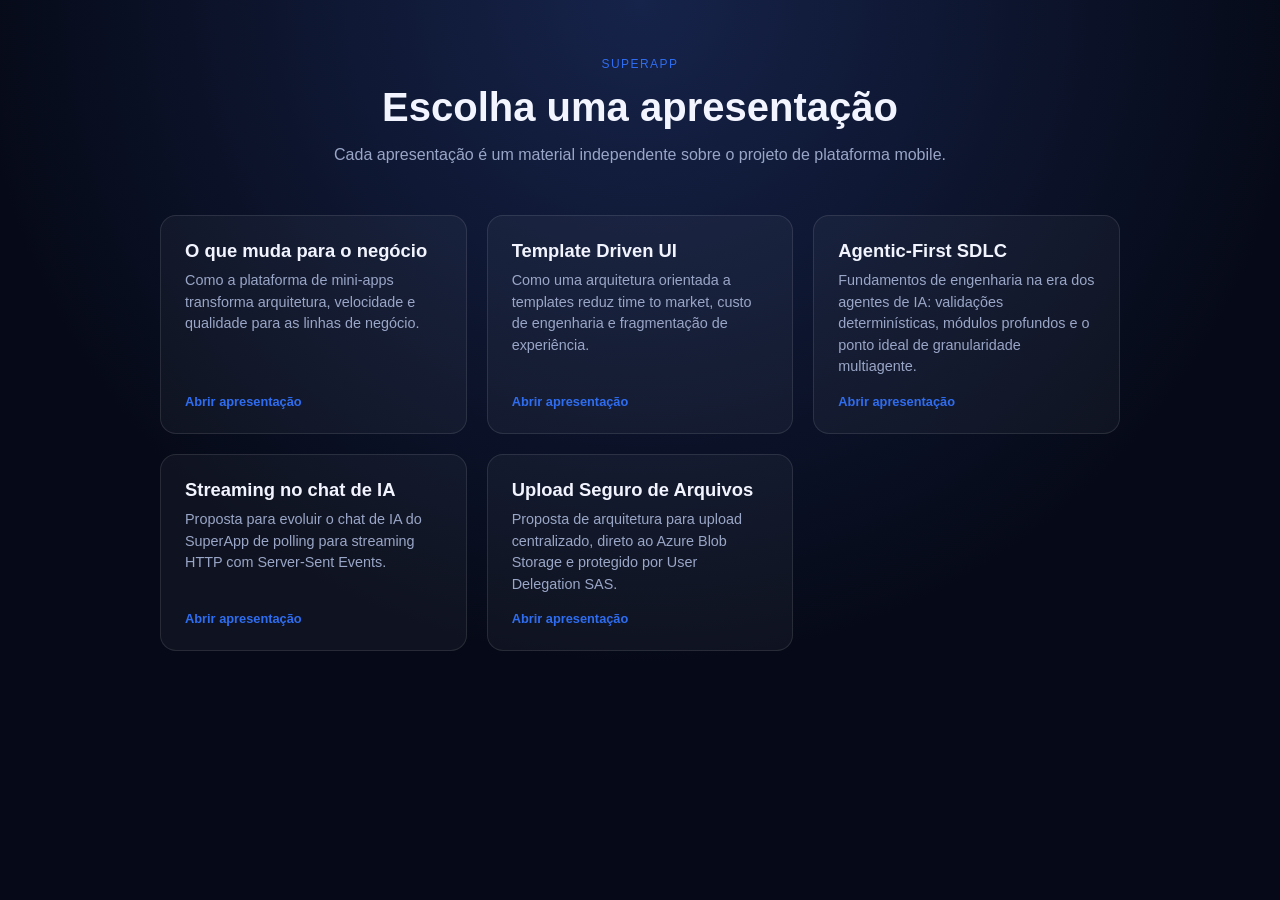
<file: index.html>
<!DOCTYPE html>
<html lang="pt-BR">
<head>
<meta charset="UTF-8" />
<meta name="viewport" content="width=device-width, initial-scale=1.0" />
<title>Apresentações — SuperApp</title>
<meta name="description" content="Escolha uma apresentação do projeto de plataforma mobile SuperApp." />
<link rel="stylesheet" href="css/selection.css" />
</head>
<body>

<header class="selection-header">
  <span class="selection-header__eyebrow">SuperApp</span>
  <h1 class="selection-header__title">Escolha uma apresentação</h1>
  <p class="selection-header__subtitle">Cada apresentação é um material independente sobre o projeto de plataforma mobile.</p>
</header>

<main class="presentations-grid" data-presentations-grid></main>
<p class="presentations-empty" data-presentations-empty hidden>Nenhuma apresentação disponível no momento.</p>

<script src="js/presentations-data.js"></script>
<script src="js/selection.js"></script>
</body>
</html>
</file>
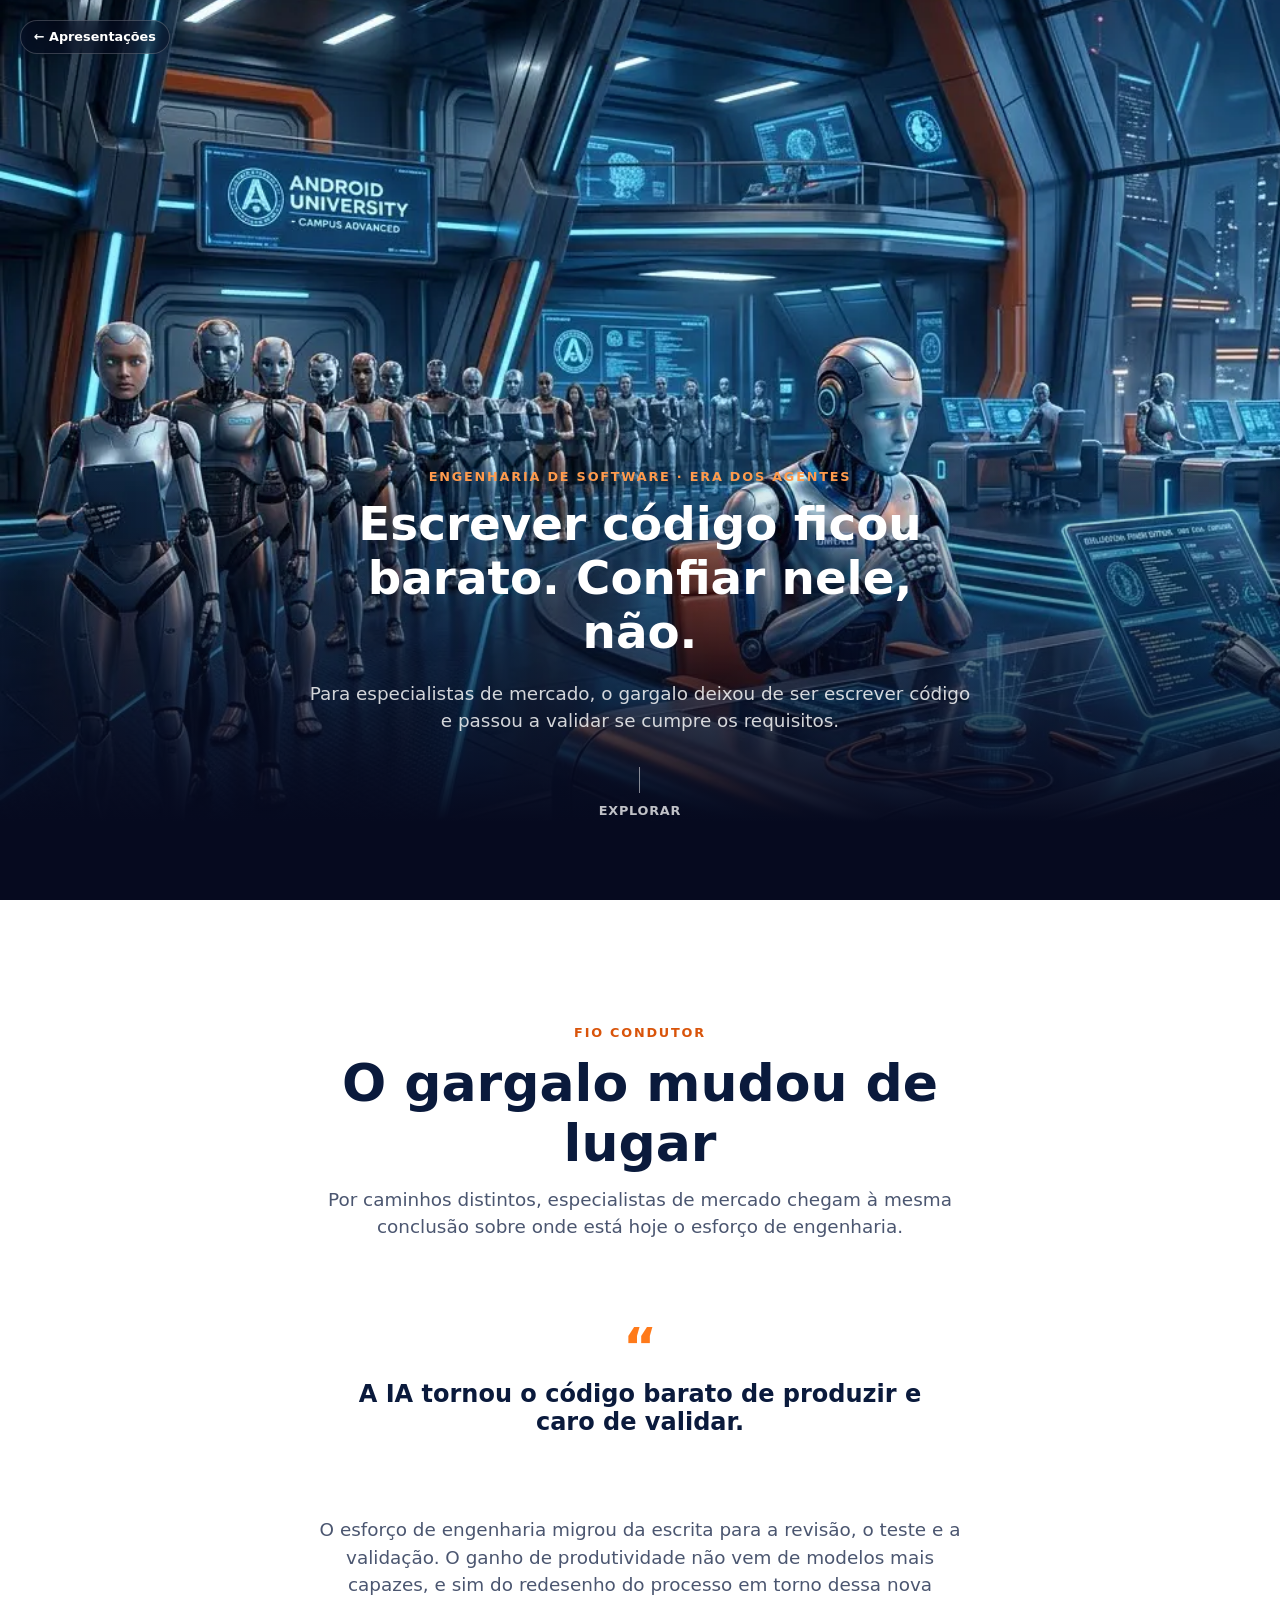
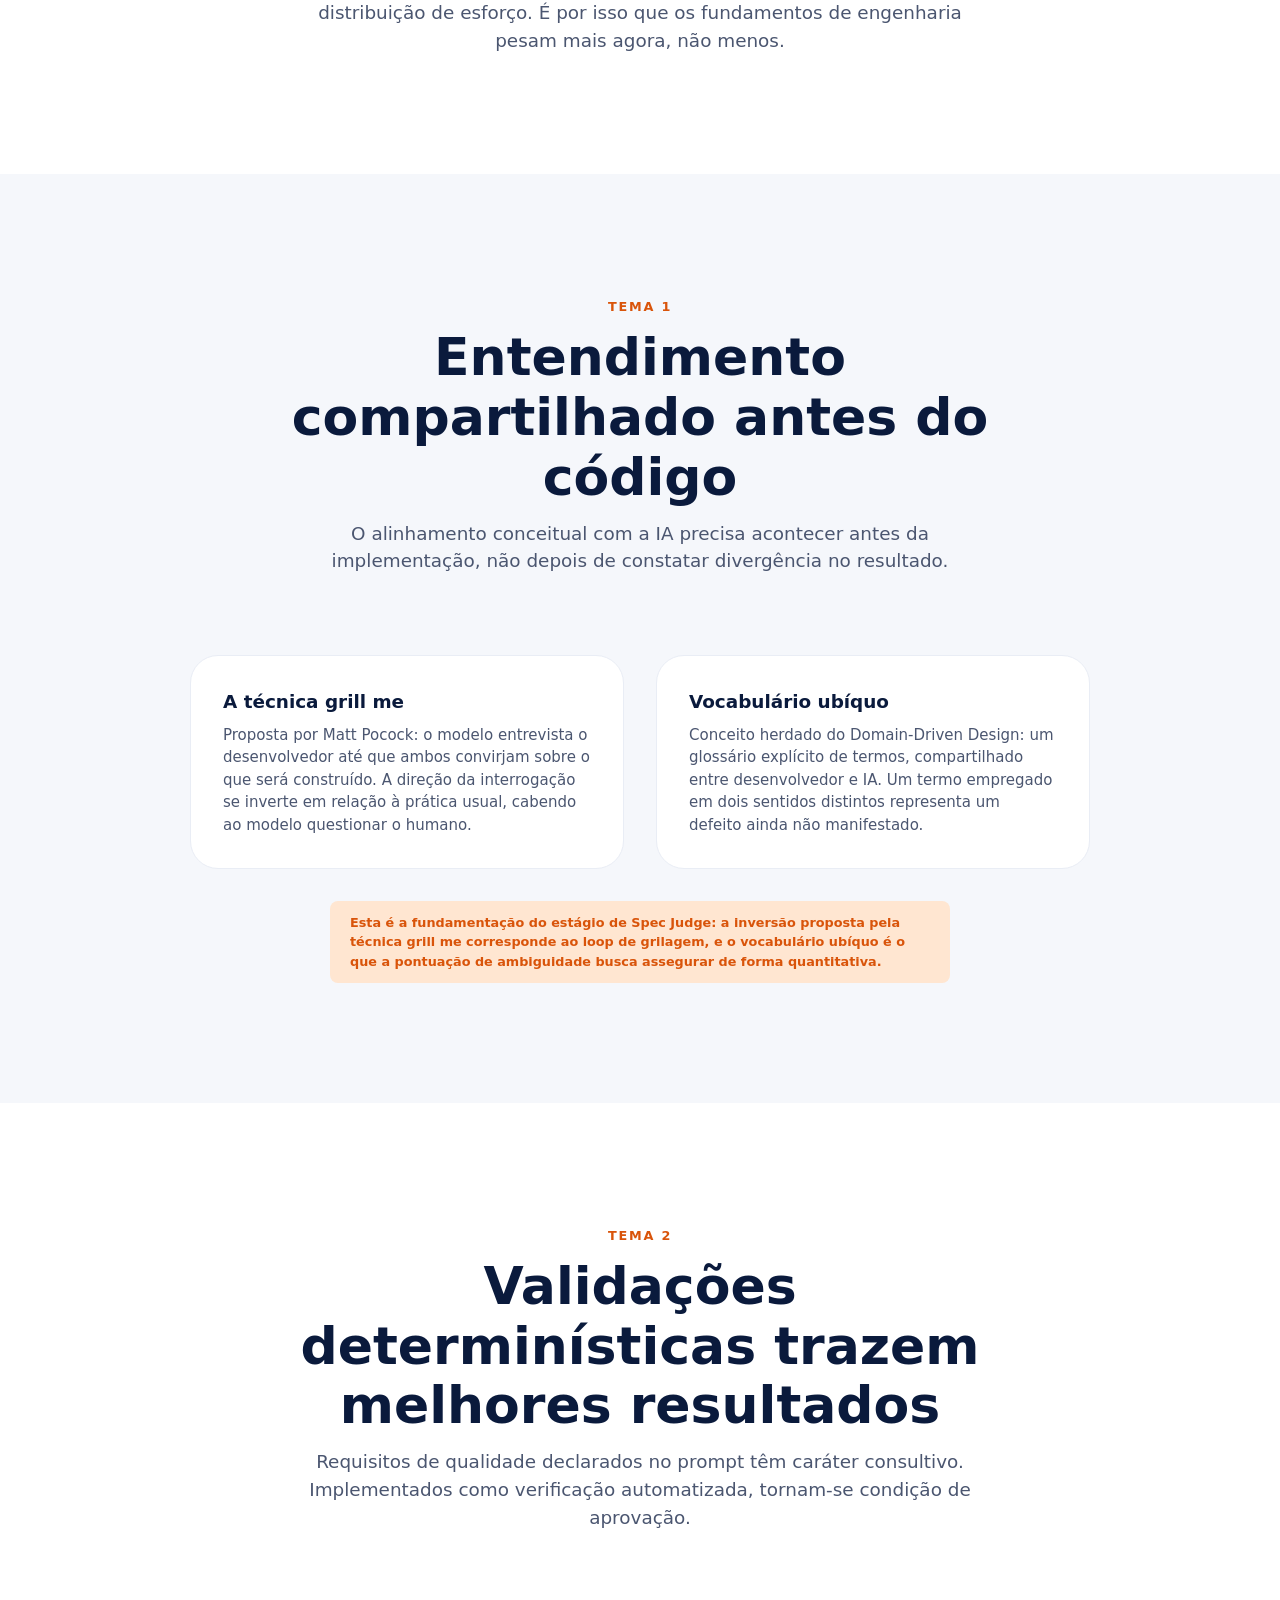
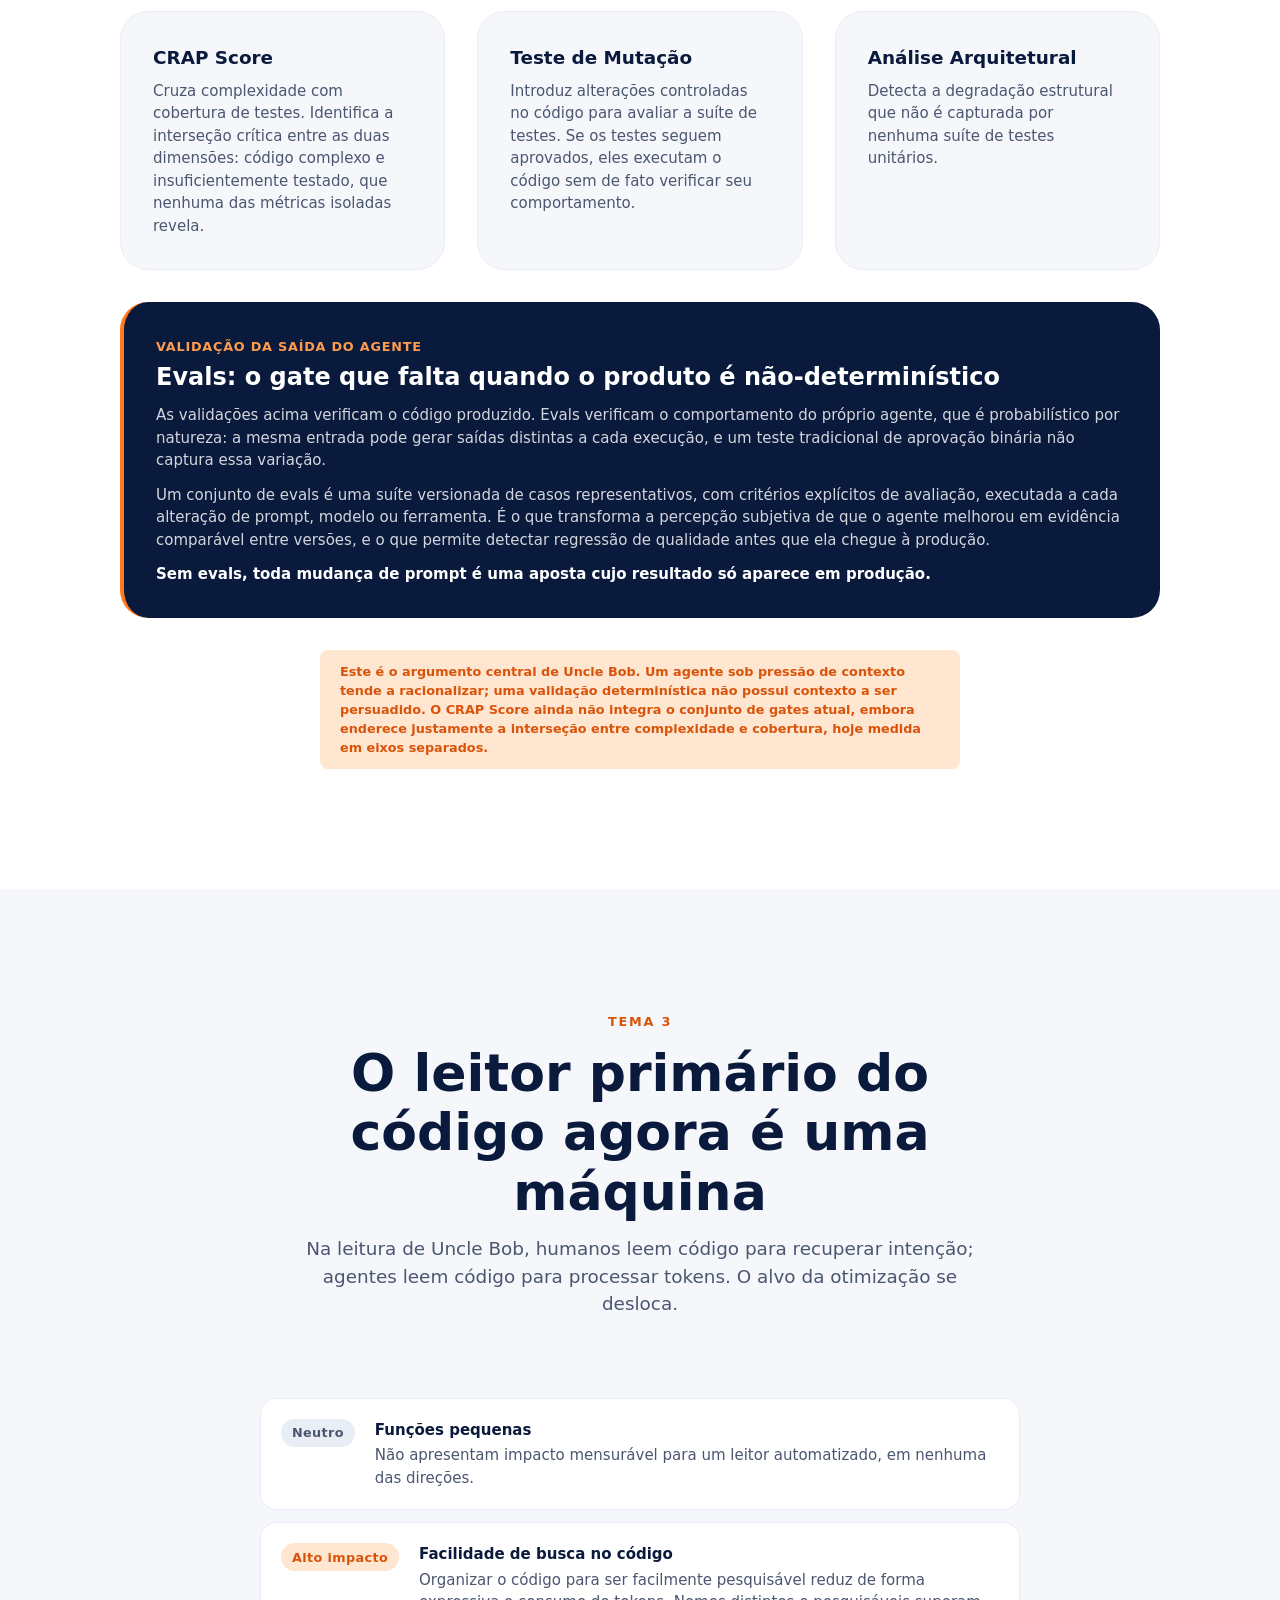
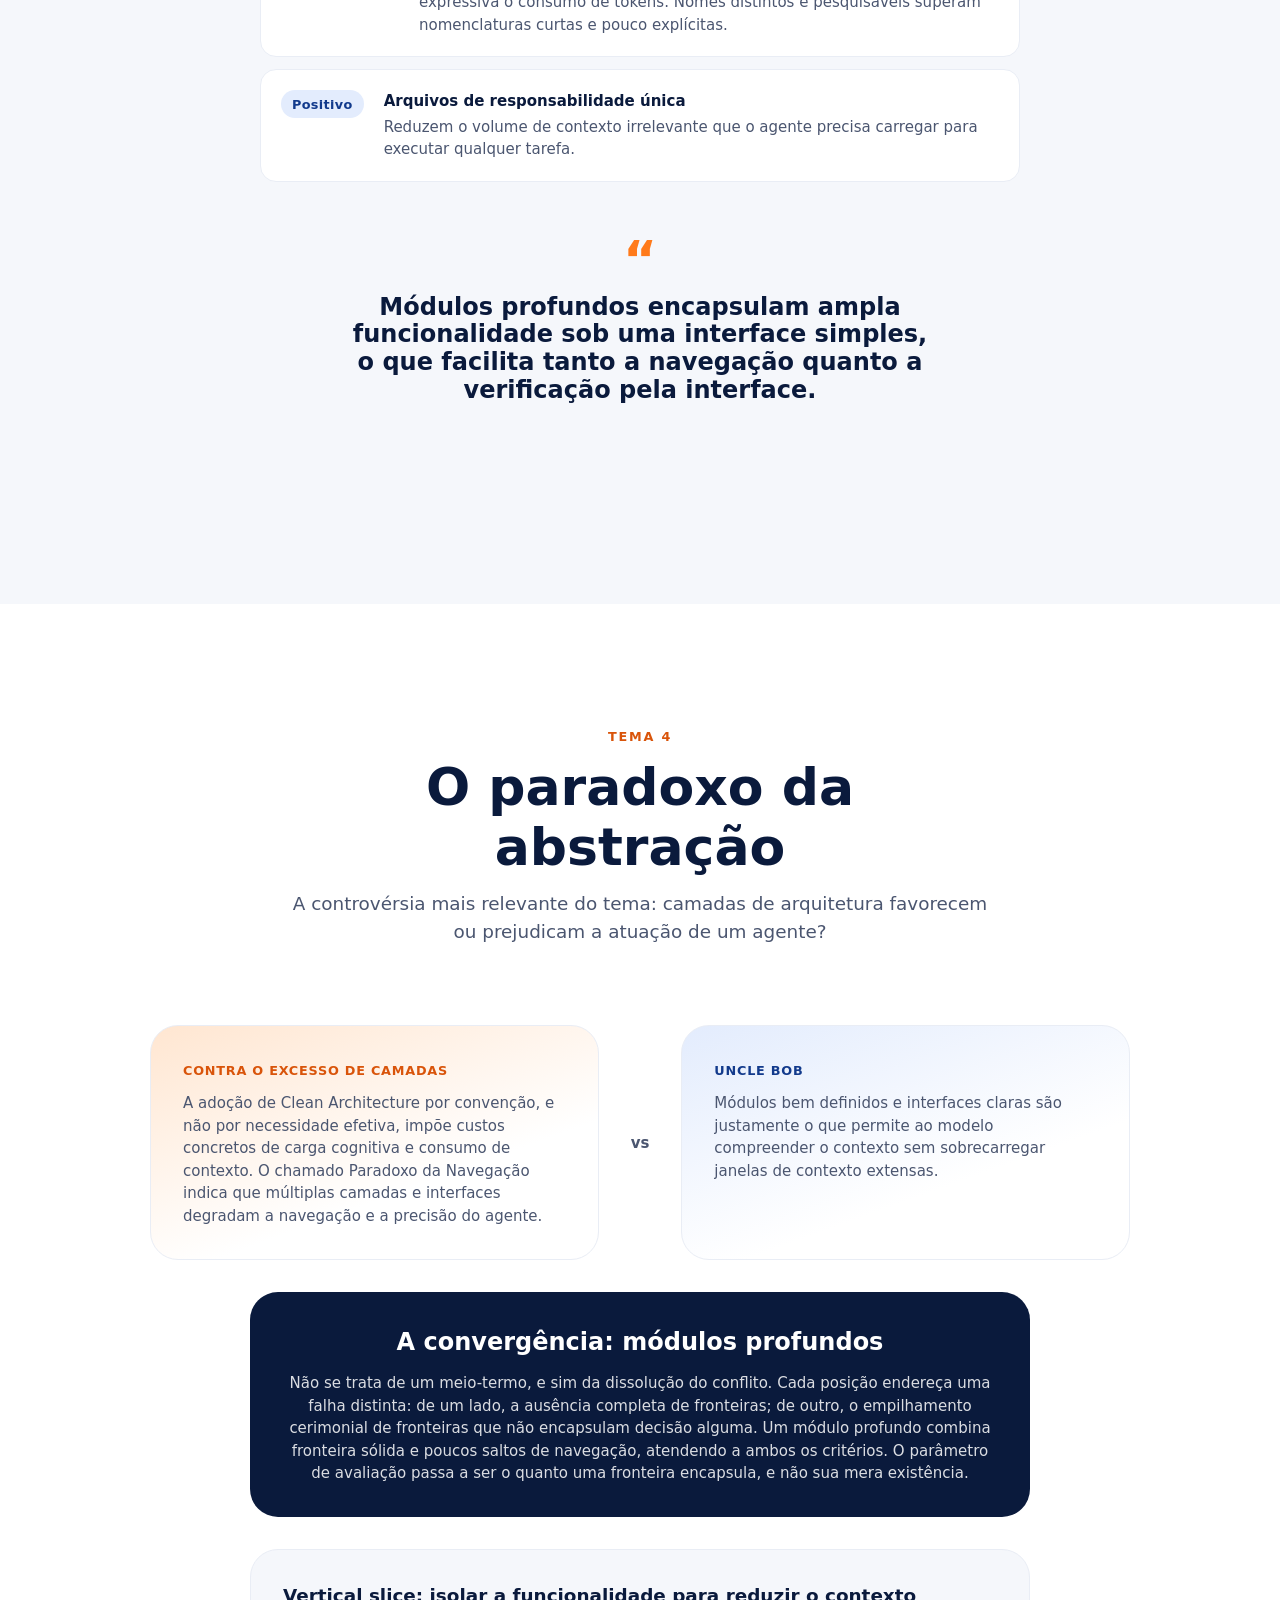
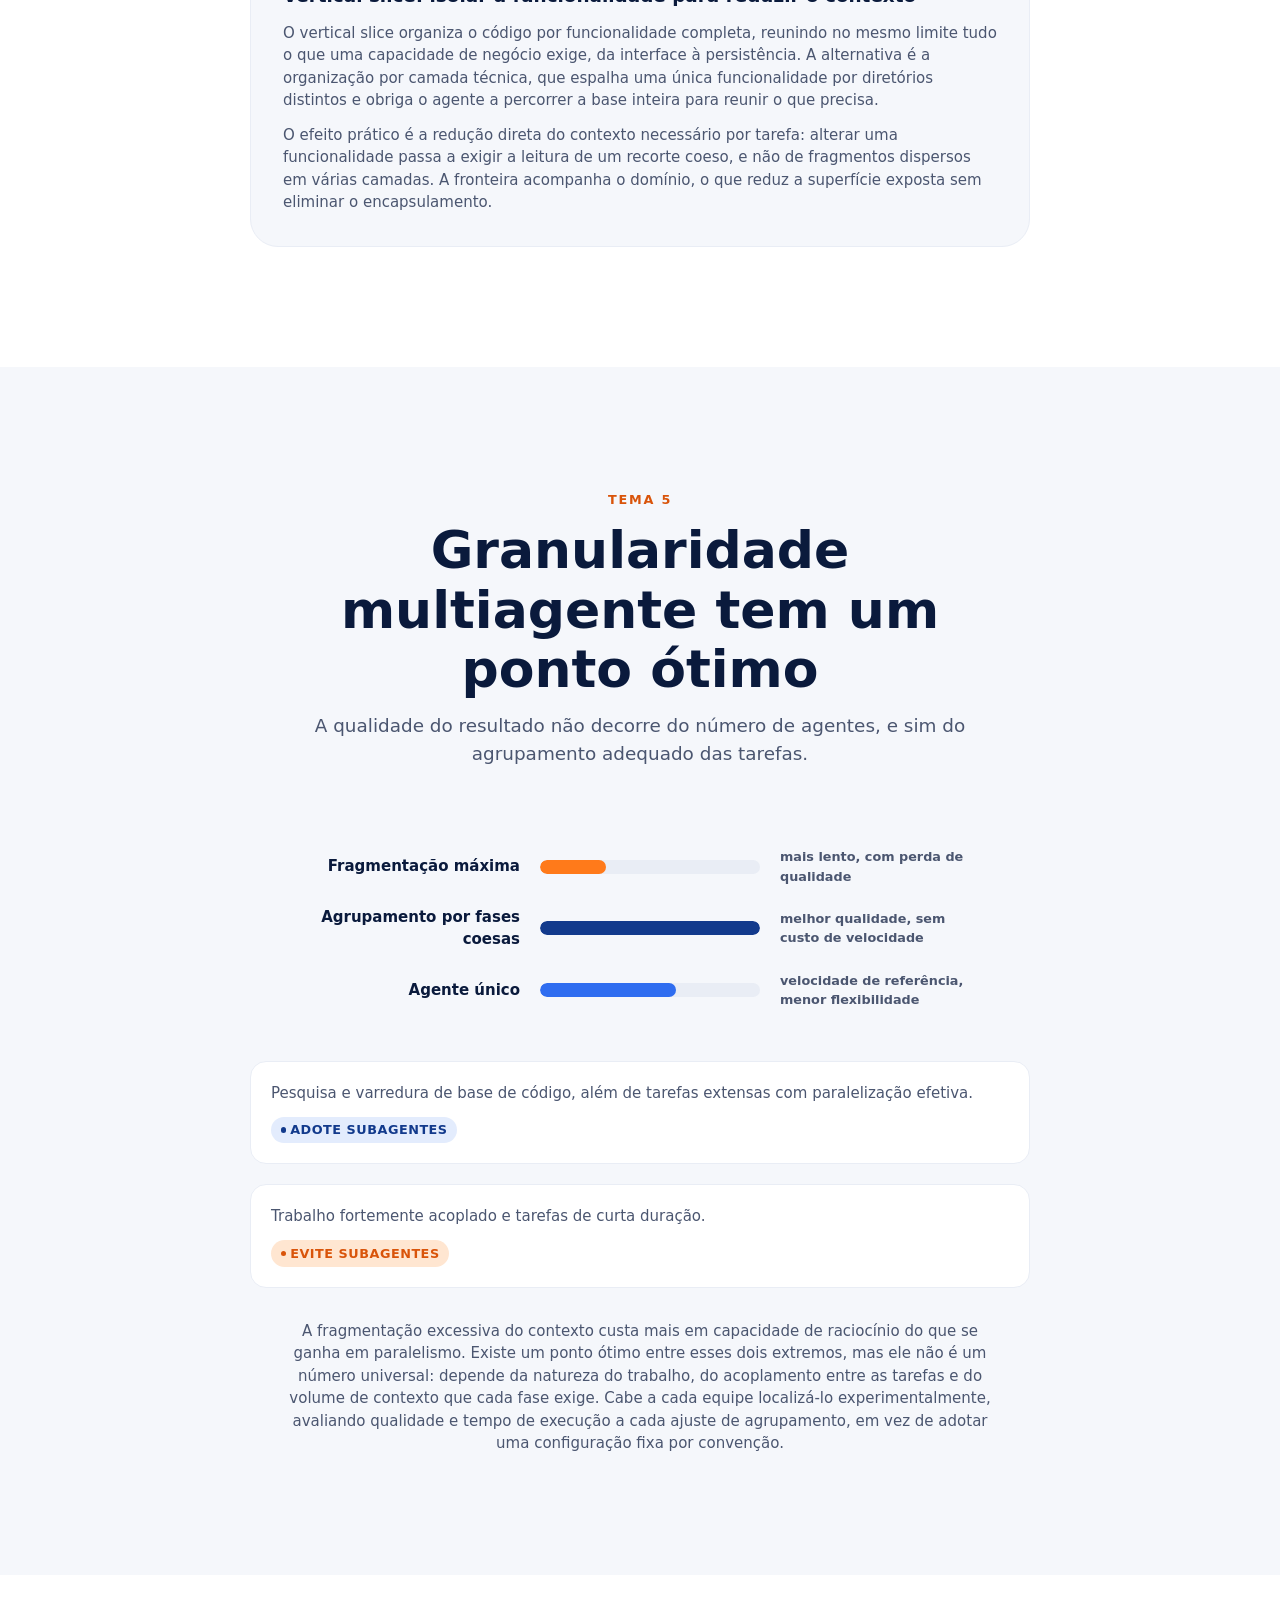
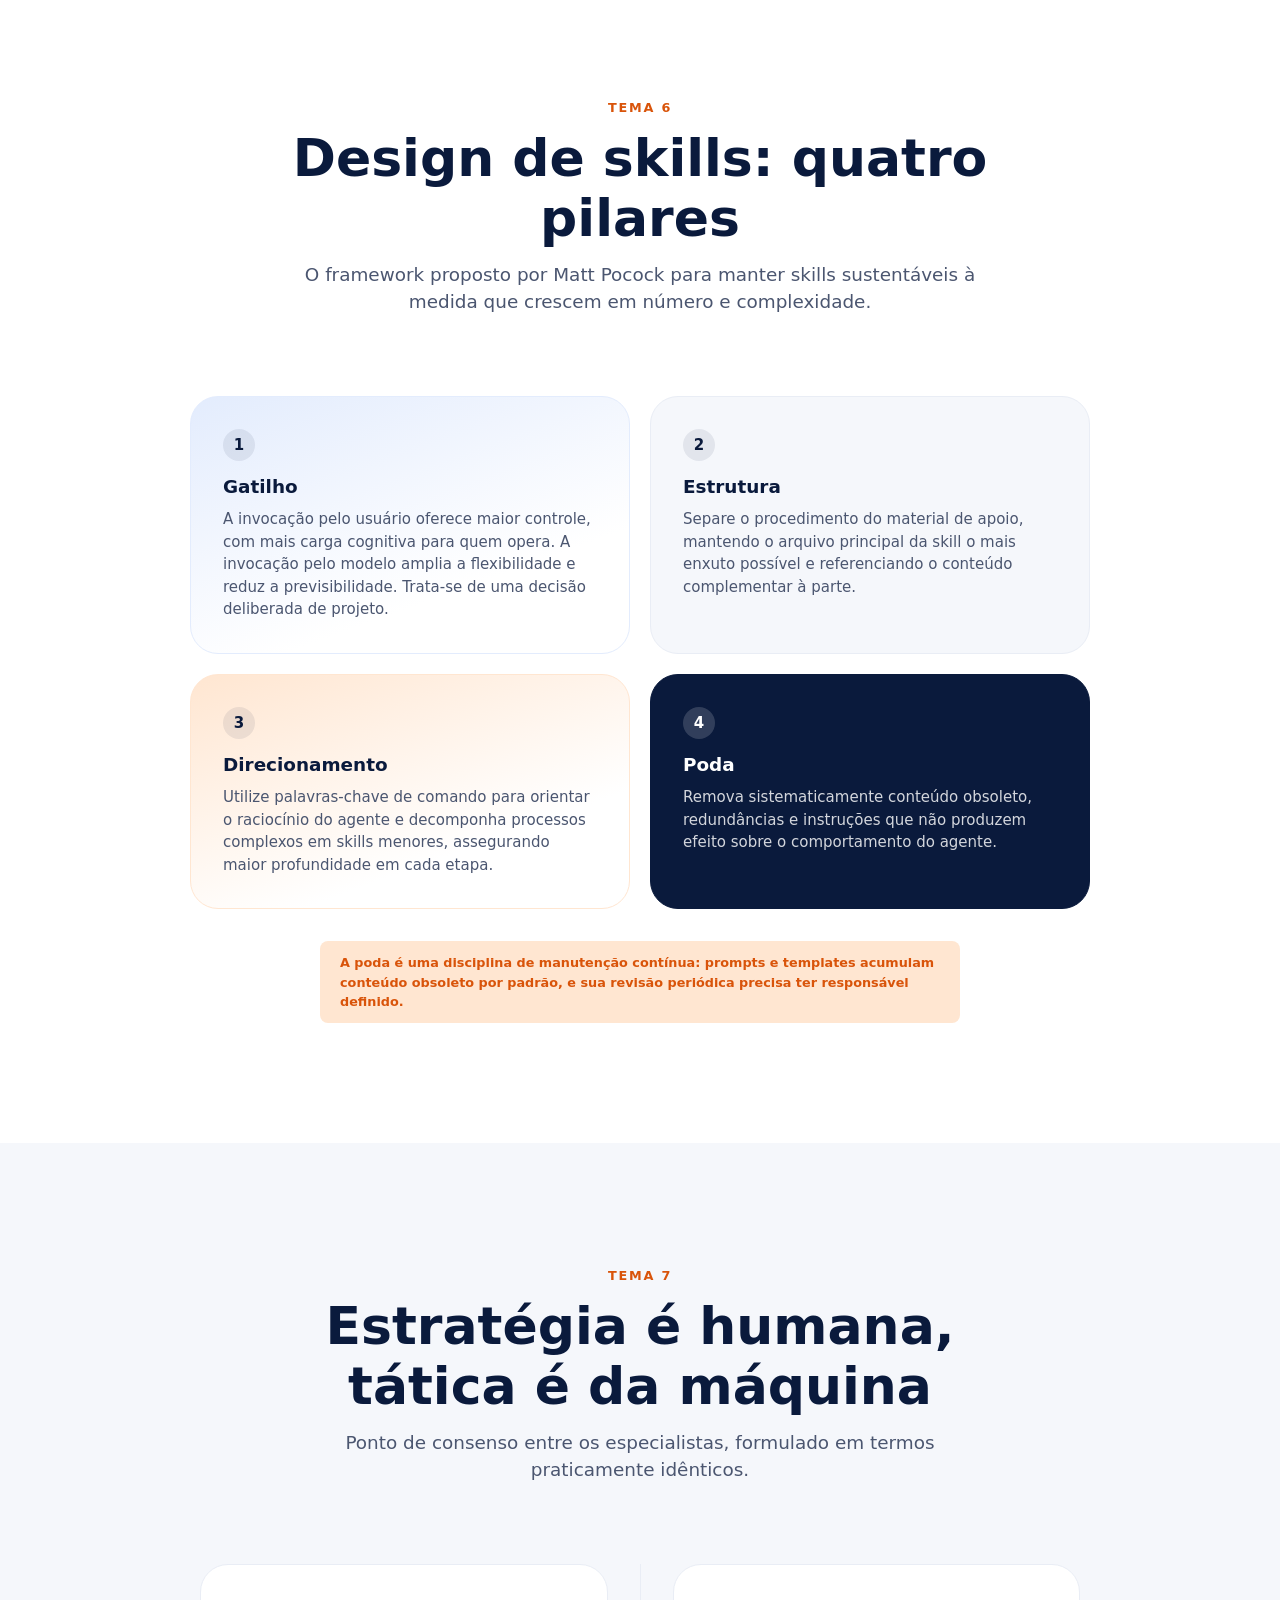
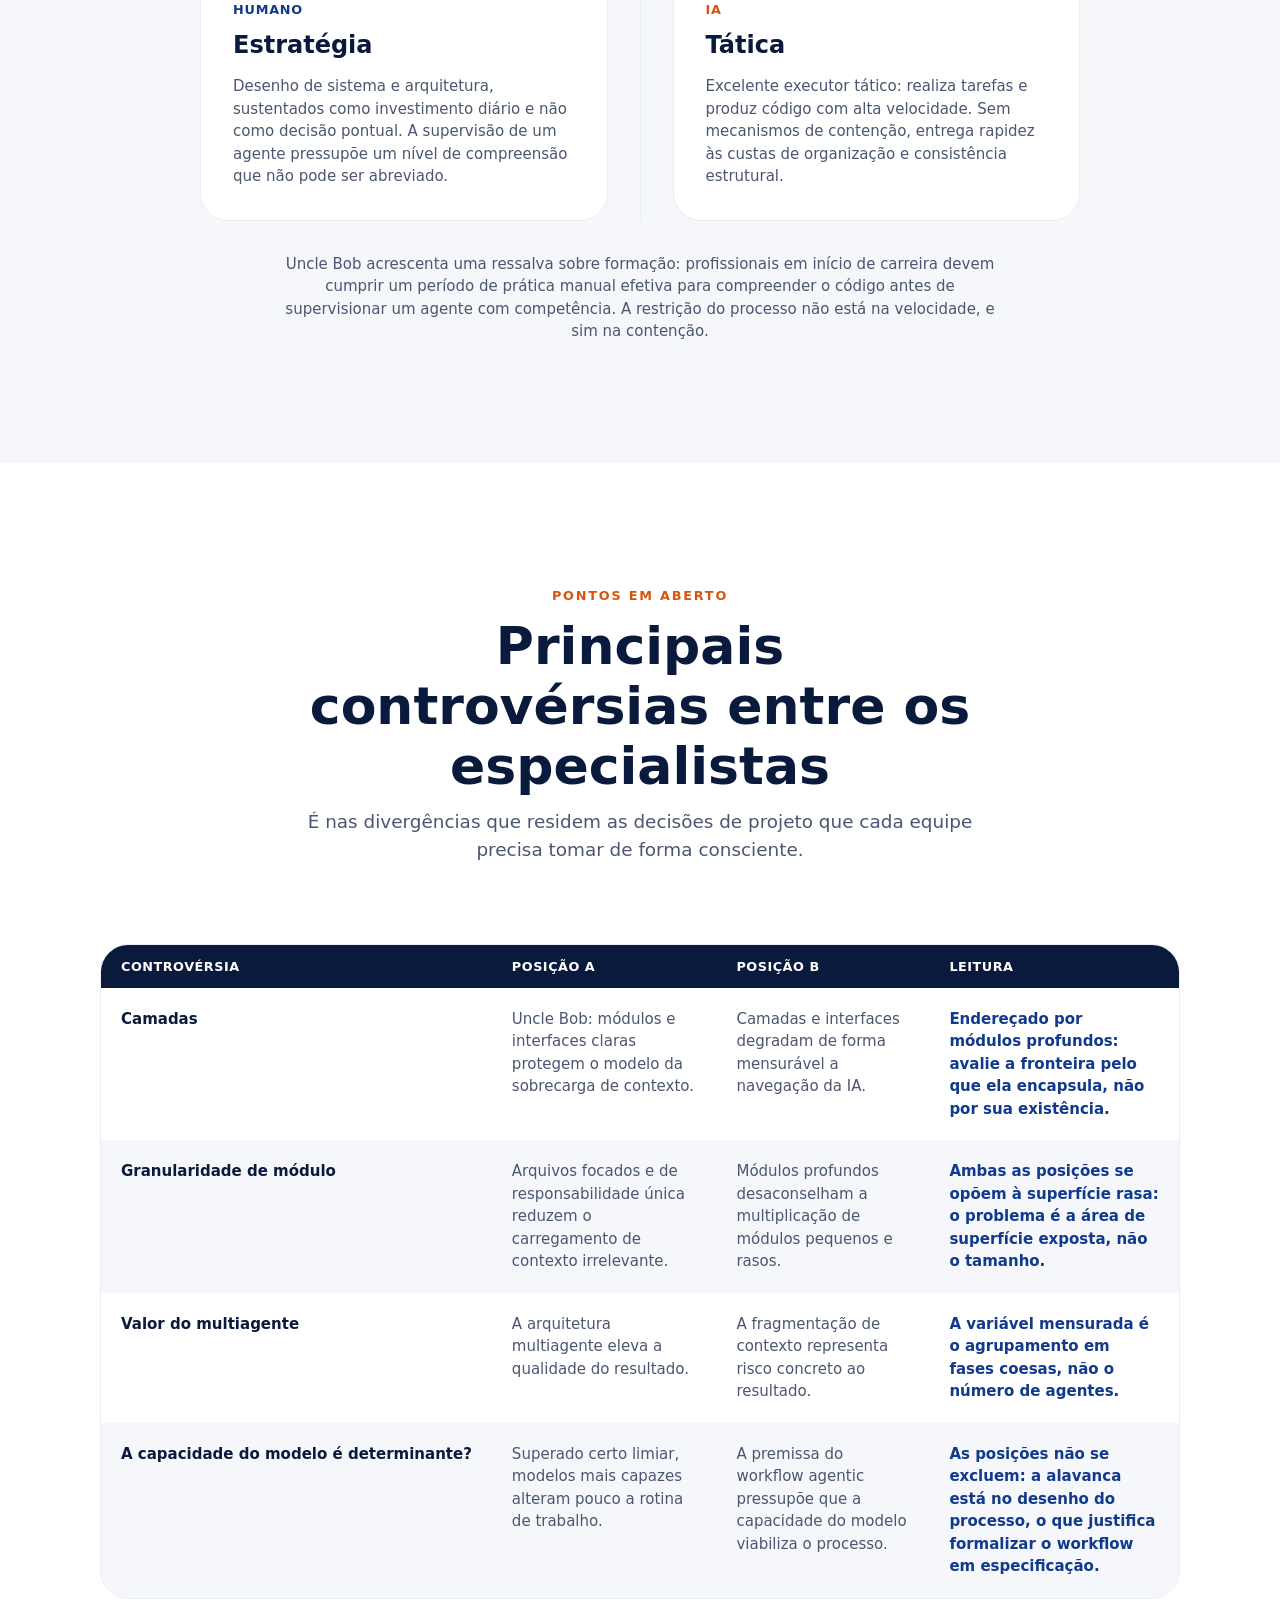
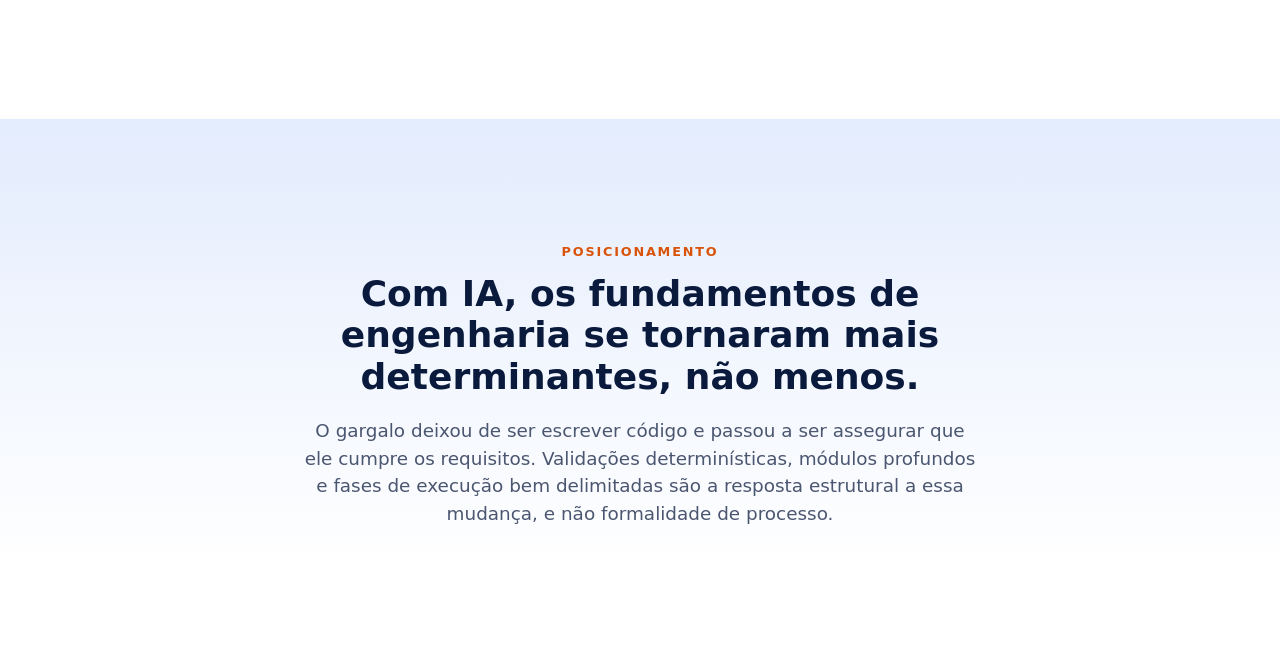
<file: presentations/agentic-first-sdlc/index.html>
<!DOCTYPE html>
<html lang="pt-BR">
<head>
<meta charset="UTF-8" />
<meta name="viewport" content="width=device-width, initial-scale=1.0" />
<title>Agentic-First SDLC: fundamentos de engenharia na era dos agentes</title>
<meta name="description" content="Fundamentos de engenharia de software na era dos agentes de IA: validações determinísticas, módulos profundos, granularidade multiagente e o paradoxo da abstração." />
<link rel="stylesheet" href="css/reset.css" />
<link rel="stylesheet" href="css/tokens.css" />
<link rel="stylesheet" href="css/layout.css" />
<link rel="stylesheet" href="css/components.css" />
<link rel="stylesheet" href="css/hero.css" />
<link rel="stylesheet" href="css/intro.css" />
<link rel="stylesheet" href="css/tema1.css" />
<link rel="stylesheet" href="css/tema2.css" />
<link rel="stylesheet" href="css/tema3.css" />
<link rel="stylesheet" href="css/tema4.css" />
<link rel="stylesheet" href="css/tema5.css" />
<link rel="stylesheet" href="css/tema6.css" />
<link rel="stylesheet" href="css/tema7.css" />
<link rel="stylesheet" href="css/tensoes.css" />
<link rel="stylesheet" href="css/positioning.css" />
<link rel="stylesheet" href="css/animations.css" />
</head>
<body>

<a class="back-to-menu" href="../../index.html">&larr; Apresentações</a>

<section id="hero" class="hero">
  <div class="hero__photo" aria-hidden="true">
    <picture class="hero__photo-frame">
      <source srcset="assets/hero.webp" type="image/webp" />
      <img
        class="hero__photo-img"
        src="assets/hero.jpeg"
        alt=""
        loading="eager"
        fetchpriority="high"
        width="1376"
        height="768"
        onerror="this.closest('.hero__photo').classList.add('hero__photo--error')"
      />
    </picture>
  </div>

  <div class="hero__scrim" aria-hidden="true"></div>

  <div class="hero__content">
    <span class="hero__eyebrow">Engenharia de Software · Era dos Agentes</span>
    <h1 class="hero__headline">Escrever código ficou barato. Confiar nele, não.</h1>
    <p class="hero__subheadline">Para especialistas de mercado, o gargalo deixou de ser escrever código e passou a validar se cumpre os requisitos.</p>
    <a class="hero__scroll-cue" href="#fio-condutor" aria-label="Rolar para a seção Fio Condutor">
      <span class="hero__scroll-cue-line"></span>
      Explorar
    </a>
  </div>
</section>

<section id="fio-condutor" class="intro-section section">
  <div class="container">
    <div class="section-heading">
      <span class="section-heading__eyebrow">Fio condutor</span>
      <h2 class="section-heading__title">O gargalo mudou de lugar</h2>
      <p class="section-heading__subtitle">Por caminhos distintos, especialistas de mercado chegam à mesma conclusão sobre onde está hoje o esforço de engenharia.</p>
    </div>

    <blockquote class="rhetorical-quote">A IA tornou o código barato de produzir e caro de validar.</blockquote>

    <p class="intro-note">O esforço de engenharia migrou da escrita para a revisão, o teste e a validação. O ganho de produtividade não vem de modelos mais capazes, e sim do redesenho do processo em torno dessa nova distribuição de esforço. É por isso que os fundamentos de engenharia pesam mais agora, não menos.</p>
  </div>
</section>

<section id="tema-1" class="tema1-section section">
  <div class="container">
    <div class="section-heading">
      <span class="section-heading__eyebrow">Tema 1</span>
      <h2 class="section-heading__title">Entendimento compartilhado antes do código</h2>
      <p class="section-heading__subtitle">O alinhamento conceitual com a IA precisa acontecer antes da implementação, não depois de constatar divergência no resultado.</p>
    </div>

    <div class="pair-grid">
      <article class="pair-card" data-animate="1">
        <h3 class="pair-card__title">A técnica grill me</h3>
        <p class="pair-card__desc">Proposta por Matt Pocock: o modelo entrevista o desenvolvedor até que ambos convirjam sobre o que será construído. A direção da interrogação se inverte em relação à prática usual, cabendo ao modelo questionar o humano.</p>
      </article>
      <article class="pair-card" data-animate="2">
        <h3 class="pair-card__title">Vocabulário ubíquo</h3>
        <p class="pair-card__desc">Conceito herdado do Domain-Driven Design: um glossário explícito de termos, compartilhado entre desenvolvedor e IA. Um termo empregado em dois sentidos distintos representa um defeito ainda não manifestado.</p>
      </article>
    </div>

    <p class="callout tema1-callout">Esta é a fundamentação do estágio de Spec Judge: a inversão proposta pela técnica grill me corresponde ao loop de grilagem, e o vocabulário ubíquo é o que a pontuação de ambiguidade busca assegurar de forma quantitativa.</p>
  </div>
</section>

<section id="tema-2" class="tema2-section section">
  <div class="container">
    <div class="section-heading">
      <span class="section-heading__eyebrow">Tema 2</span>
      <h2 class="section-heading__title">Validações determinísticas trazem melhores resultados</h2>
      <p class="section-heading__subtitle">Requisitos de qualidade declarados no prompt têm caráter consultivo. Implementados como verificação automatizada, tornam-se condição de aprovação.</p>
    </div>

    <div class="mechanism-grid">
      <article class="mechanism-card" data-animate="1">
        <h3 class="mechanism-card__title">CRAP Score</h3>
        <p class="mechanism-card__desc">Cruza complexidade com cobertura de testes. Identifica a interseção crítica entre as duas dimensões: código complexo e insuficientemente testado, que nenhuma das métricas isoladas revela.</p>
      </article>
      <article class="mechanism-card" data-animate="2">
        <h3 class="mechanism-card__title">Teste de Mutação</h3>
        <p class="mechanism-card__desc">Introduz alterações controladas no código para avaliar a suíte de testes. Se os testes seguem aprovados, eles executam o código sem de fato verificar seu comportamento.</p>
      </article>
      <article class="mechanism-card" data-animate="3">
        <h3 class="mechanism-card__title">Análise Arquitetural</h3>
        <p class="mechanism-card__desc">Detecta a degradação estrutural que não é capturada por nenhuma suíte de testes unitários.</p>
      </article>
    </div>

    <div class="eval-panel" data-animate="4">
      <span class="eval-panel__label">Validação da saída do agente</span>
      <h3 class="eval-panel__title">Evals: o gate que falta quando o produto é não-determinístico</h3>
      <p class="eval-panel__text">As validações acima verificam o código produzido. Evals verificam o comportamento do próprio agente, que é probabilístico por natureza: a mesma entrada pode gerar saídas distintas a cada execução, e um teste tradicional de aprovação binária não captura essa variação.</p>
      <p class="eval-panel__text">Um conjunto de evals é uma suíte versionada de casos representativos, com critérios explícitos de avaliação, executada a cada alteração de prompt, modelo ou ferramenta. É o que transforma a percepção subjetiva de que o agente melhorou em evidência comparável entre versões, e o que permite detectar regressão de qualidade antes que ela chegue à produção.</p>
      <p class="eval-panel__text eval-panel__text--em">Sem evals, toda mudança de prompt é uma aposta cujo resultado só aparece em produção.</p>
    </div>

    <p class="callout tema2-callout">Este é o argumento central de Uncle Bob. Um agente sob pressão de contexto tende a racionalizar; uma validação determinística não possui contexto a ser persuadido. O CRAP Score ainda não integra o conjunto de gates atual, embora enderece justamente a interseção entre complexidade e cobertura, hoje medida em eixos separados.</p>
  </div>
</section>

<section id="tema-3" class="tema3-section section">
  <div class="container">
    <div class="section-heading">
      <span class="section-heading__eyebrow">Tema 3</span>
      <h2 class="section-heading__title">O leitor primário do código agora é uma máquina</h2>
      <p class="section-heading__subtitle">Na leitura de Uncle Bob, humanos leem código para recuperar intenção; agentes leem código para processar tokens. O alvo da otimização se desloca.</p>
    </div>

    <div class="impact-list">
      <div class="impact-row" data-animate="1">
        <span class="impact-row__badge impact-row__badge--wash">Neutro</span>
        <div class="impact-row__body">
          <p class="impact-row__title">Funções pequenas</p>
          <p class="impact-row__desc">Não apresentam impacto mensurável para um leitor automatizado, em nenhuma das direções.</p>
        </div>
      </div>
      <div class="impact-row" data-animate="2">
        <span class="impact-row__badge impact-row__badge--bigwin">Alto impacto</span>
        <div class="impact-row__body">
          <p class="impact-row__title">Facilidade de busca no código</p>
          <p class="impact-row__desc">Organizar o código para ser facilmente pesquisável reduz de forma expressiva o consumo de tokens. Nomes distintos e pesquisáveis superam nomenclaturas curtas e pouco explícitas.</p>
        </div>
      </div>
      <div class="impact-row" data-animate="3">
        <span class="impact-row__badge impact-row__badge--gain">Positivo</span>
        <div class="impact-row__body">
          <p class="impact-row__title">Arquivos de responsabilidade única</p>
          <p class="impact-row__desc">Reduzem o volume de contexto irrelevante que o agente precisa carregar para executar qualquer tarefa.</p>
        </div>
      </div>
    </div>

    <blockquote class="rhetorical-quote">Módulos profundos encapsulam ampla funcionalidade sob uma interface simples, o que facilita tanto a navegação quanto a verificação pela interface.</blockquote>
  </div>
</section>

<section id="tema-4" class="tema4-section section">
  <div class="container">
    <div class="section-heading">
      <span class="section-heading__eyebrow">Tema 4</span>
      <h2 class="section-heading__title">O paradoxo da abstração</h2>
      <p class="section-heading__subtitle">A controvérsia mais relevante do tema: camadas de arquitetura favorecem ou prejudicam a atuação de um agente?</p>
    </div>

    <div class="paradox-grid">
      <article class="paradox-card paradox-card--a" data-animate="1">
        <span class="paradox-card__label">Contra o excesso de camadas</span>
        <p class="paradox-card__text">A adoção de Clean Architecture por convenção, e não por necessidade efetiva, impõe custos concretos de carga cognitiva e consumo de contexto. O chamado Paradoxo da Navegação indica que múltiplas camadas e interfaces degradam a navegação e a precisão do agente.</p>
      </article>
      <span class="paradox-vs" aria-hidden="true">vs</span>
      <article class="paradox-card paradox-card--b" data-animate="2">
        <span class="paradox-card__label">Uncle Bob</span>
        <p class="paradox-card__text">Módulos bem definidos e interfaces claras são justamente o que permite ao modelo compreender o contexto sem sobrecarregar janelas de contexto extensas.</p>
      </article>
    </div>

    <div class="paradox-resolution" data-animate="3">
      <h3 class="paradox-resolution__title">A convergência: módulos profundos</h3>
      <p class="paradox-resolution__text">Não se trata de um meio-termo, e sim da dissolução do conflito. Cada posição endereça uma falha distinta: de um lado, a ausência completa de fronteiras; de outro, o empilhamento cerimonial de fronteiras que não encapsulam decisão alguma. Um módulo profundo combina fronteira sólida e poucos saltos de navegação, atendendo a ambos os critérios. O parâmetro de avaliação passa a ser o quanto uma fronteira encapsula, e não sua mera existência.</p>
    </div>

    <div class="slice-note" data-animate="4">
      <h3 class="slice-note__title">Vertical slice: isolar a funcionalidade para reduzir o contexto</h3>
      <p class="slice-note__text">O vertical slice organiza o código por funcionalidade completa, reunindo no mesmo limite tudo o que uma capacidade de negócio exige, da interface à persistência. A alternativa é a organização por camada técnica, que espalha uma única funcionalidade por diretórios distintos e obriga o agente a percorrer a base inteira para reunir o que precisa.</p>
      <p class="slice-note__text">O efeito prático é a redução direta do contexto necessário por tarefa: alterar uma funcionalidade passa a exigir a leitura de um recorte coeso, e não de fragmentos dispersos em várias camadas. A fronteira acompanha o domínio, o que reduz a superfície exposta sem eliminar o encapsulamento.</p>
    </div>
  </div>
</section>

<section id="tema-5" class="tema5-section section">
  <div class="container">
    <div class="section-heading">
      <span class="section-heading__eyebrow">Tema 5</span>
      <h2 class="section-heading__title">Granularidade multiagente tem um ponto ótimo</h2>
      <p class="section-heading__subtitle">A qualidade do resultado não decorre do número de agentes, e sim do agrupamento adequado das tarefas.</p>
    </div>

    <div class="agent-compare" role="img" aria-label="Comparação de configurações de subagentes: a fragmentação máxima, com um subagente por tarefa pequena, resulta em execução mais lenta e perda de qualidade; o agrupamento por fases coesas alcança a melhor qualidade sem custo de velocidade; o agente único serve de referência de velocidade, com menor flexibilidade de correção">
      <div class="agent-compare__row" data-animate="1">
        <span class="agent-compare__label">Fragmentação máxima</span>
        <span class="agent-compare__track"><span class="agent-compare__fill agent-compare__fill--low"></span></span>
        <span class="agent-compare__value">mais lento, com perda de qualidade</span>
      </div>
      <div class="agent-compare__row" data-animate="2">
        <span class="agent-compare__label">Agrupamento por fases coesas</span>
        <span class="agent-compare__track"><span class="agent-compare__fill agent-compare__fill--sweet"></span></span>
        <span class="agent-compare__value">melhor qualidade, sem custo de velocidade</span>
      </div>
      <div class="agent-compare__row" data-animate="3">
        <span class="agent-compare__label">Agente único</span>
        <span class="agent-compare__track"><span class="agent-compare__fill agent-compare__fill--mid"></span></span>
        <span class="agent-compare__value">velocidade de referência, menor flexibilidade</span>
      </div>
    </div>

    <div class="guidance-list">
      <div class="guidance-row" data-animate="1">
        <p class="guidance-row__condition">Pesquisa e varredura de base de código, além de tarefas extensas com paralelização efetiva.</p>
        <span class="badge badge--blue"><span class="badge__dot"></span>Adote subagentes</span>
      </div>
      <div class="guidance-row" data-animate="2">
        <p class="guidance-row__condition">Trabalho fortemente acoplado e tarefas de curta duração.</p>
        <span class="badge"><span class="badge__dot"></span>Evite subagentes</span>
      </div>
    </div>

    <p class="tema5-note">A fragmentação excessiva do contexto custa mais em capacidade de raciocínio do que se ganha em paralelismo. Existe um ponto ótimo entre esses dois extremos, mas ele não é um número universal: depende da natureza do trabalho, do acoplamento entre as tarefas e do volume de contexto que cada fase exige. Cabe a cada equipe localizá-lo experimentalmente, avaliando qualidade e tempo de execução a cada ajuste de agrupamento, em vez de adotar uma configuração fixa por convenção.</p>
  </div>
</section>

<section id="tema-6" class="tema6-section section">
  <div class="container">
    <div class="section-heading">
      <span class="section-heading__eyebrow">Tema 6</span>
      <h2 class="section-heading__title">Design de skills: quatro pilares</h2>
      <p class="section-heading__subtitle">O framework proposto por Matt Pocock para manter skills sustentáveis à medida que crescem em número e complexidade.</p>
    </div>

    <div class="pillars-bento">
      <article class="pillar-cell pillar-cell--trigger" data-animate="1">
        <span class="pillar-cell__number">1</span>
        <h3 class="pillar-cell__title">Gatilho</h3>
        <p class="pillar-cell__desc">A invocação pelo usuário oferece maior controle, com mais carga cognitiva para quem opera. A invocação pelo modelo amplia a flexibilidade e reduz a previsibilidade. Trata-se de uma decisão deliberada de projeto.</p>
      </article>
      <article class="pillar-cell pillar-cell--structure" data-animate="2">
        <span class="pillar-cell__number">2</span>
        <h3 class="pillar-cell__title">Estrutura</h3>
        <p class="pillar-cell__desc">Separe o procedimento do material de apoio, mantendo o arquivo principal da skill o mais enxuto possível e referenciando o conteúdo complementar à parte.</p>
      </article>
      <article class="pillar-cell pillar-cell--steering" data-animate="3">
        <span class="pillar-cell__number">3</span>
        <h3 class="pillar-cell__title">Direcionamento</h3>
        <p class="pillar-cell__desc">Utilize palavras-chave de comando para orientar o raciocínio do agente e decomponha processos complexos em skills menores, assegurando maior profundidade em cada etapa.</p>
      </article>
      <article class="pillar-cell pillar-cell--pruning" data-animate="4">
        <span class="pillar-cell__number">4</span>
        <h3 class="pillar-cell__title">Poda</h3>
        <p class="pillar-cell__desc">Remova sistematicamente conteúdo obsoleto, redundâncias e instruções que não produzem efeito sobre o comportamento do agente.</p>
      </article>
    </div>

    <p class="callout tema6-callout">A poda é uma disciplina de manutenção contínua: prompts e templates acumulam conteúdo obsoleto por padrão, e sua revisão periódica precisa ter responsável definido.</p>
  </div>
</section>

<section id="tema-7" class="tema7-section section">
  <div class="container">
    <div class="section-heading">
      <span class="section-heading__eyebrow">Tema 7</span>
      <h2 class="section-heading__title">Estratégia é humana, tática é da máquina</h2>
      <p class="section-heading__subtitle">Ponto de consenso entre os especialistas, formulado em termos praticamente idênticos.</p>
    </div>

    <div class="strategy-split">
      <article class="strategy-col strategy-col--human" data-animate="1">
        <span class="strategy-col__label">Humano</span>
        <h3 class="strategy-col__title">Estratégia</h3>
        <p class="strategy-col__desc">Desenho de sistema e arquitetura, sustentados como investimento diário e não como decisão pontual. A supervisão de um agente pressupõe um nível de compreensão que não pode ser abreviado.</p>
      </article>
      <div class="strategy-divider" aria-hidden="true"></div>
      <article class="strategy-col strategy-col--machine" data-animate="2">
        <span class="strategy-col__label">IA</span>
        <h3 class="strategy-col__title">Tática</h3>
        <p class="strategy-col__desc">Excelente executor tático: realiza tarefas e produz código com alta velocidade. Sem mecanismos de contenção, entrega rapidez às custas de organização e consistência estrutural.</p>
      </article>
    </div>

    <p class="tema7-note">Uncle Bob acrescenta uma ressalva sobre formação: profissionais em início de carreira devem cumprir um período de prática manual efetiva para compreender o código antes de supervisionar um agente com competência. A restrição do processo não está na velocidade, e sim na contenção.</p>
  </div>
</section>

<section id="tensoes" class="tensoes-section section">
  <div class="container">
    <div class="section-heading">
      <span class="section-heading__eyebrow">Pontos em aberto</span>
      <h2 class="section-heading__title">Principais controvérsias entre os especialistas</h2>
      <p class="section-heading__subtitle">É nas divergências que residem as decisões de projeto que cada equipe precisa tomar de forma consciente.</p>
    </div>

    <div class="tension-table-wrap">
      <table class="tension-table">
        <thead>
          <tr>
            <th scope="col">Controvérsia</th>
            <th scope="col">Posição A</th>
            <th scope="col">Posição B</th>
            <th scope="col">Leitura</th>
          </tr>
        </thead>
        <tbody>
          <tr>
            <td>Camadas</td>
            <td>Uncle Bob: módulos e interfaces claras protegem o modelo da sobrecarga de contexto.</td>
            <td>Camadas e interfaces degradam de forma mensurável a navegação da IA.</td>
            <td>Endereçado por módulos profundos: avalie a fronteira pelo que ela encapsula, não por sua existência.</td>
          </tr>
          <tr>
            <td>Granularidade de módulo</td>
            <td>Arquivos focados e de responsabilidade única reduzem o carregamento de contexto irrelevante.</td>
            <td>Módulos profundos desaconselham a multiplicação de módulos pequenos e rasos.</td>
            <td>Ambas as posições se opõem à superfície rasa: o problema é a área de superfície exposta, não o tamanho.</td>
          </tr>
          <tr>
            <td>Valor do multiagente</td>
            <td>A arquitetura multiagente eleva a qualidade do resultado.</td>
            <td>A fragmentação de contexto representa risco concreto ao resultado.</td>
            <td>A variável mensurada é o agrupamento em fases coesas, não o número de agentes.</td>
          </tr>
          <tr>
            <td>A capacidade do modelo é determinante?</td>
            <td>Superado certo limiar, modelos mais capazes alteram pouco a rotina de trabalho.</td>
            <td>A premissa do workflow agentic pressupõe que a capacidade do modelo viabiliza o processo.</td>
            <td>As posições não se excluem: a alavanca está no desenho do processo, o que justifica formalizar o workflow em especificação.</td>
          </tr>
        </tbody>
      </table>
    </div>
  </div>
</section>

<section id="fechamento" class="positioning-section section">
  <div class="container">
    <div class="positioning">
      <span class="positioning__eyebrow">Posicionamento</span>
      <h2 class="positioning__statement">Com IA, os fundamentos de engenharia se tornaram mais determinantes, não menos.</h2>
      <p class="positioning__body">O gargalo deixou de ser escrever código e passou a ser assegurar que ele cumpre os requisitos. Validações determinísticas, módulos profundos e fases de execução bem delimitadas são a resposta estrutural a essa mudança, e não formalidade de processo.</p>
    </div>
  </div>
</section>

<script src="js/main.js"></script>
</body>
</html>
</file>
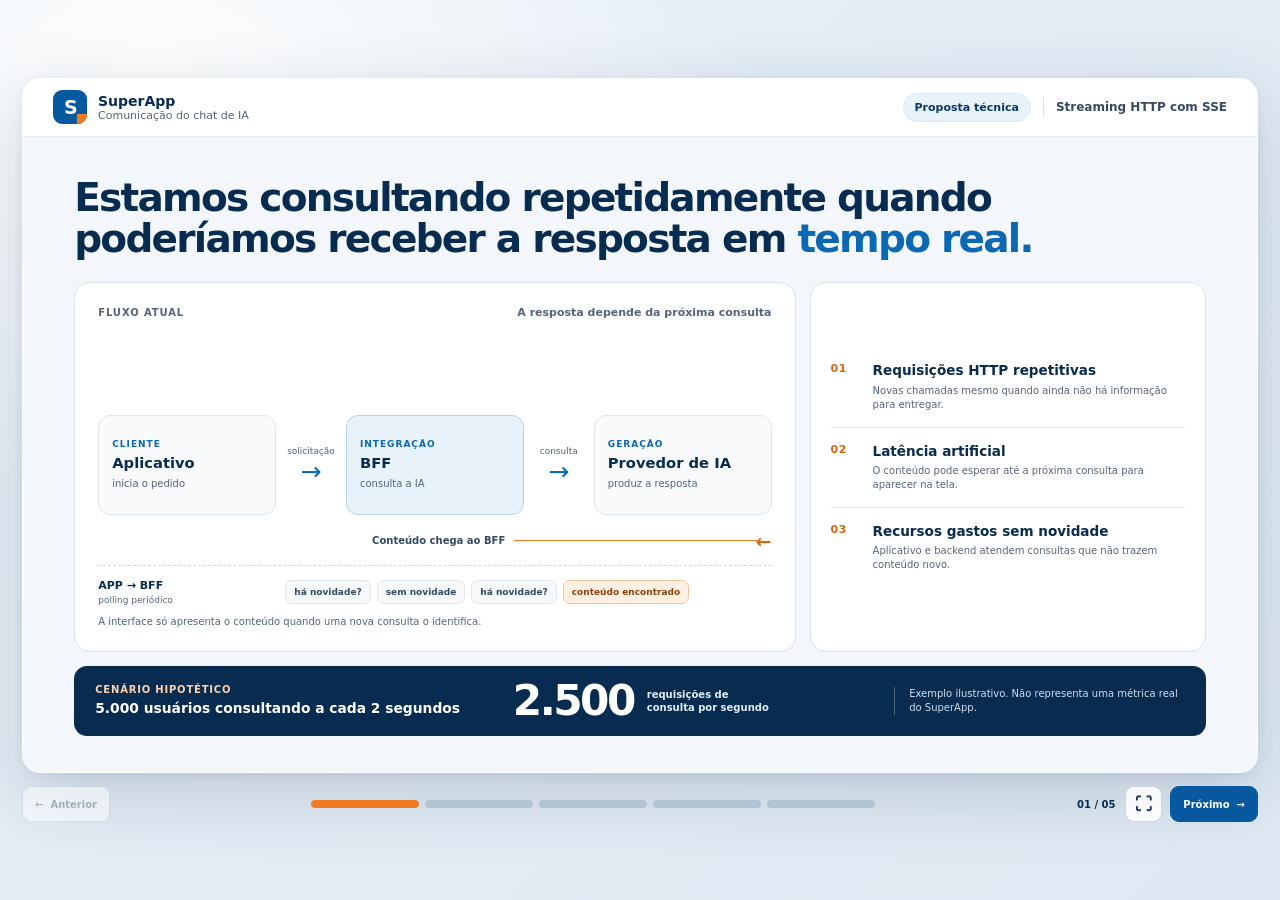
<file: presentations/streaming-chat-ia/index.html>
<!DOCTYPE html>
<html lang="pt-BR">
<head>
  <meta charset="UTF-8" />
  <meta name="viewport" content="width=device-width, initial-scale=1.0" />
  <meta name="description" content="Proposta executiva para evoluir o chat de IA do SuperApp de polling para streaming HTTP com Server-Sent Events." />
  <meta name="theme-color" content="#07599f" />
  <title>Streaming no chat de IA | SuperApp</title>
  <style>
    /* Deck autocontido: identidade azul e laranja inspirada na CAIXA, sem ativos externos. */
    :root {
      color-scheme: light;
      --blue-950: #082b50;
      --blue-900: #073965;
      --blue-800: #07599f;
      --blue-700: #0b68b2;
      --blue-100: #e8f2fa;
      --orange-600: #d76512;
      --orange-500: #f27b21;
      --orange-100: #fff0e3;
      --ink: #16263d;
      --muted: #53647b;
      --muted-strong: #354963;
      --line: #d9e3ed;
      --surface: #f3f7fb;
      --surface-raised: #ffffff;
      --surface-blue: #edf4fa;
      --radius: 16px;
      --font: system-ui, -apple-system, BlinkMacSystemFont, "Segoe UI", sans-serif;
      --ease: cubic-bezier(0.2, 0.75, 0.25, 1);
    }

    * {
      box-sizing: border-box;
    }

    html {
      min-width: 320px;
      background: #e7eef5;
    }

    body {
      min-width: 320px;
      min-height: 100vh;
      margin: 0;
      color: var(--ink);
      font-family: var(--font);
      -webkit-font-smoothing: antialiased;
      background:
        radial-gradient(ellipse at 12% 9%, rgba(255, 255, 255, 0.92), transparent 38%),
        linear-gradient(135deg, #e8f0f7 0%, #dfe9f3 100%);
    }

    button,
    a {
      font: inherit;
    }

    button {
      color: inherit;
    }

    button:focus-visible,
    a:focus-visible {
      outline: 3px solid var(--orange-500);
      outline-offset: 3px;
    }

    [hidden] {
      display: none !important;
    }

    .sr-only {
      position: absolute;
      width: 1px;
      height: 1px;
      padding: 0;
      margin: -1px;
      overflow: hidden;
      clip: rect(0, 0, 0, 0);
      white-space: nowrap;
      border: 0;
    }

    .deck-app {
      display: flex;
      min-height: 100vh;
      min-height: 100dvh;
      flex-direction: column;
      align-items: center;
      justify-content: center;
      padding: 20px 22px;
    }

    .deck-shell {
      display: grid;
      width: min(calc(100vw - 44px), calc((100dvh - 112px) * 16 / 9));
      aspect-ratio: 16 / 9;
      grid-template-rows: 58px minmax(0, 1fr);
      overflow: hidden;
      border: 1px solid rgba(255, 255, 255, 0.85);
      border-radius: 18px;
      background: var(--surface);
      box-shadow: 0 22px 70px rgba(17, 47, 79, 0.18), 0 3px 12px rgba(17, 47, 79, 0.06);
    }

    .deck-topbar {
      z-index: 1;
      display: flex;
      min-width: 0;
      align-items: center;
      justify-content: space-between;
      gap: 20px;
      padding: 0 30px;
      border-bottom: 1px solid rgba(15, 54, 91, 0.09);
      background: var(--surface-raised);
    }

    .brand-link {
      display: inline-flex;
      min-width: 0;
      align-items: center;
      gap: 11px;
      color: inherit;
      text-decoration: none;
    }

    .brand-mark {
      position: relative;
      display: grid;
      width: 34px;
      height: 34px;
      flex: 0 0 auto;
      place-items: center;
      overflow: hidden;
      border-radius: 9px;
      color: #ffffff;
      background: var(--blue-800);
      font-size: 19px;
      font-weight: 800;
      letter-spacing: -0.08em;
    }

    .brand-mark::after {
      position: absolute;
      right: 0;
      bottom: 0;
      width: 10px;
      height: 10px;
      background: var(--orange-500);
      content: "";
    }

    .brand-copy {
      display: grid;
      min-width: 0;
      gap: 1px;
      line-height: 1.15;
    }

    .brand-copy strong {
      color: var(--blue-950);
      font-size: 14px;
      font-weight: 760;
    }

    .brand-copy small {
      overflow: hidden;
      color: var(--muted);
      font-size: 11px;
      text-overflow: ellipsis;
      white-space: nowrap;
    }

    .topbar-context {
      display: flex;
      align-items: center;
      gap: 12px;
      color: var(--muted-strong);
      font-size: 12px;
      font-weight: 600;
      white-space: nowrap;
    }

    .topic-tag {
      padding: 7px 11px;
      border: 1px solid #d9e8f5;
      border-radius: 999px;
      color: var(--blue-900);
      background: var(--blue-100);
      font-size: 11px;
      font-weight: 700;
    }

    .topbar-divider {
      width: 1px;
      height: 20px;
      background: var(--line);
    }

    .slide-viewport {
      position: relative;
      min-height: 0;
      overflow: hidden;
      background: var(--surface);
    }

    .slide {
      position: absolute;
      inset: 0;
      display: grid;
      grid-template-rows: auto minmax(0, 1fr);
      gap: clamp(15px, 1.8vw, 24px);
      overflow: hidden;
      padding: clamp(24px, 3.1vw, 48px) clamp(26px, 4vw, 64px) clamp(22px, 2.8vw, 42px);
      background: var(--surface);
    }

    .slide.is-active {
      animation: slide-enter 300ms var(--ease) both;
    }

    .slide-heading {
      max-width: 1160px;
    }

    .slide-heading h1,
    .slide-heading h2 {
      max-width: 1120px;
      margin: 0;
      color: var(--blue-950);
      font-size: clamp(2rem, 3.05vw, 3.15rem);
      font-weight: 760;
      letter-spacing: -0.045em;
      line-height: 1.06;
      text-wrap: balance;
    }

    .title-highlight {
      color: var(--blue-700);
    }

    .slide-lead {
      max-width: 790px;
      margin: 11px 0 0;
      color: var(--muted);
      font-size: clamp(0.88rem, 1.14vw, 1.05rem);
      line-height: 1.45;
    }

    .panel {
      border: 1px solid var(--line);
      border-radius: var(--radius);
      background: var(--surface-raised);
    }

    .panel-label {
      color: var(--muted);
      font-size: 10px;
      font-weight: 800;
      letter-spacing: 0.09em;
      text-transform: uppercase;
    }

    /* Slide 1: ciclo atual de polling e cenário hipotético. */
    .s1-layout {
      display: grid;
      min-height: 0;
      grid-template-columns: minmax(0, 1.42fr) minmax(245px, 0.78fr);
      grid-template-rows: minmax(0, 1fr) auto;
      gap: 14px;
    }

    .polling-panel {
      display: flex;
      min-width: 0;
      min-height: 0;
      flex-direction: column;
      padding: clamp(15px, 1.8vw, 24px);
    }

    .panel-topline {
      display: flex;
      align-items: center;
      justify-content: space-between;
      gap: 10px;
    }

    .subtle-label {
      color: var(--muted);
      font-size: 11px;
      font-weight: 600;
    }

    .actor-flow {
      display: grid;
      grid-template-columns: minmax(0, 1fr) 56px minmax(0, 1fr) 56px minmax(0, 1fr);
      align-items: center;
      gap: 7px;
      margin: auto 0 15px;
    }

    .actor-node {
      display: grid;
      min-width: 0;
      min-height: 100px;
      align-content: center;
      gap: 5px;
      padding: 13px;
      border: 1px solid #dce5ef;
      border-radius: 12px;
      background: #f8fafc;
    }

    .actor-node--bff {
      border-color: #b7d3e9;
      background: var(--blue-100);
    }

    .actor-node__kind {
      color: var(--blue-700);
      font-size: 9px;
      font-weight: 800;
      letter-spacing: 0.11em;
    }

    .actor-node strong {
      color: var(--blue-950);
      font-size: clamp(0.85rem, 1.15vw, 1.06rem);
      line-height: 1.2;
    }

    .actor-node small {
      color: var(--muted);
      font-size: 10px;
      line-height: 1.3;
    }

    .flow-connector {
      display: grid;
      justify-items: center;
      gap: 3px;
      color: var(--muted);
      font-size: 9px;
      text-align: center;
    }

    .flow-connector__arrow {
      color: var(--blue-700);
      font-size: 25px;
      font-weight: 500;
      line-height: 1;
    }

    .provider-result {
      display: flex;
      align-items: center;
      justify-content: flex-end;
      gap: 9px;
      margin-bottom: 13px;
      color: var(--muted-strong);
      font-size: 10px;
      font-weight: 650;
    }

    .provider-result__line {
      width: 36%;
      height: 1px;
      background: var(--orange-500);
    }

    .provider-result__arrow {
      margin-left: -10px;
      color: var(--orange-600);
      font-size: 19px;
    }

    .polling-lane {
      display: grid;
      grid-template-columns: minmax(83px, 0.36fr) minmax(0, 1fr);
      align-items: center;
      gap: 12px;
      padding-top: 13px;
      border-top: 1px dashed #cbd7e3;
    }

    .polling-lane__label {
      display: grid;
      gap: 3px;
    }

    .polling-lane__label strong {
      color: var(--blue-950);
      font-size: 11px;
    }

    .polling-lane__label small {
      color: var(--muted);
      font-size: 9px;
    }

    .polling-chips {
      display: flex;
      flex-wrap: wrap;
      align-items: center;
      gap: 6px;
    }

    .poll-chip {
      padding: 6px 8px;
      border: 1px solid #dfe7ef;
      border-radius: 7px;
      color: var(--muted-strong);
      background: #f7f9fb;
      font-size: 9px;
      font-weight: 650;
      white-space: nowrap;
    }

    .poll-chip--new {
      border-color: #f3c59f;
      color: #8d430e;
      background: var(--orange-100);
    }

    .scene-note {
      margin: 10px 0 0;
      color: var(--muted);
      font-size: 10px;
      line-height: 1.35;
    }

    .problem-panel {
      display: grid;
      align-content: center;
      gap: 0;
      padding: 12px 20px;
    }

    .problem-row {
      display: grid;
      grid-template-columns: 31px minmax(0, 1fr);
      gap: 11px;
      padding: 15px 0;
    }

    .problem-row + .problem-row {
      border-top: 1px solid #e6ecf2;
    }

    .problem-row__number {
      color: var(--orange-600);
      font-size: 11px;
      font-weight: 800;
      letter-spacing: 0.04em;
    }

    .problem-row h3 {
      margin: 0 0 4px;
      color: var(--blue-950);
      font-size: clamp(0.83rem, 1.06vw, 0.98rem);
      line-height: 1.28;
    }

    .problem-row p {
      margin: 0;
      color: var(--muted);
      font-size: 10px;
      line-height: 1.4;
    }

    .scenario-band {
      display: grid;
      grid-column: 1 / -1;
      grid-template-columns: minmax(0, 1.1fr) minmax(0, 1fr) minmax(190px, 0.8fr);
      align-items: center;
      gap: 18px;
      padding: 15px 21px;
      border-radius: 13px;
      color: #ffffff;
      background: var(--blue-950);
    }

    .scenario-setup {
      display: grid;
      gap: 5px;
    }

    .scenario-setup span {
      color: #ffd2ad;
      font-size: 10px;
      font-weight: 800;
      letter-spacing: 0.08em;
      text-transform: uppercase;
    }

    .scenario-setup p {
      margin: 0;
      color: #ffffff;
      font-size: clamp(0.78rem, 1.08vw, 0.96rem);
      font-weight: 650;
      line-height: 1.3;
    }

    .scenario-math {
      display: flex;
      align-items: center;
      gap: 13px;
    }

    .scenario-math strong {
      color: #ffffff;
      font-size: clamp(2rem, 3.3vw, 3.2rem);
      font-weight: 800;
      letter-spacing: -0.06em;
      line-height: 0.95;
    }

    .scenario-math span {
      max-width: 125px;
      color: #e1edf8;
      font-size: 10px;
      font-weight: 650;
      line-height: 1.35;
    }

    .scenario-caveat {
      margin: 0;
      padding-left: 14px;
      border-left: 1px solid rgba(255, 255, 255, 0.28);
      color: #d2e0ed;
      font-size: 10px;
      line-height: 1.4;
    }

    /* Slide 2: comparativo visual entre consulta e fluxo contínuo. */
    .s2-content {
      display: grid;
      min-height: 0;
      grid-template-rows: auto minmax(0, 1fr) auto auto;
      gap: 14px;
    }

    .sequence-flow {
      display: grid;
      grid-template-columns: minmax(0, 1fr) 34px minmax(0, 1fr) 34px minmax(0, 1fr) 34px minmax(0, 1fr) 34px minmax(0, 1fr);
      align-items: center;
      gap: 5px;
      padding: 12px 15px;
      border: 1px solid var(--line);
      border-radius: 13px;
      background: #ffffff;
    }

    .sequence-step {
      display: grid;
      min-height: 67px;
      align-content: center;
      gap: 4px;
      padding: 9px 10px;
      border-radius: 9px;
      background: #f5f8fb;
    }

    .sequence-step--focus {
      background: var(--blue-100);
    }

    .sequence-step__role {
      color: var(--blue-700);
      font-size: 9px;
      font-weight: 800;
      letter-spacing: 0.08em;
      text-transform: uppercase;
    }

    .sequence-step strong {
      color: var(--blue-950);
      font-size: 11px;
      line-height: 1.2;
    }

    .sequence-step small {
      color: var(--muted);
      font-size: 9px;
      line-height: 1.25;
    }

    .sequence-arrow {
      color: var(--blue-700);
      font-size: 21px;
      text-align: center;
    }

    .mode-comparison {
      display: grid;
      min-height: 0;
      grid-template-columns: 1fr 1fr;
      gap: 14px;
    }

    .mode-panel {
      display: grid;
      min-width: 0;
      grid-template-rows: auto 1fr auto;
      gap: 10px;
      padding: 15px 18px;
      border: 1px solid var(--line);
      border-radius: 13px;
      background: #ffffff;
    }

    .mode-panel--sse {
      border-color: #b7d3e9;
      background: #f9fcff;
    }

    .mode-heading {
      display: flex;
      align-items: center;
      justify-content: space-between;
      gap: 12px;
    }

    .mode-heading h3 {
      margin: 0;
      color: var(--blue-950);
      font-size: 14px;
    }

    .mode-heading span {
      color: var(--muted);
      font-size: 10px;
      font-weight: 650;
    }

    .polling-visual,
    .stream-visual {
      display: flex;
      min-height: 67px;
      align-items: center;
      gap: 9px;
      padding: 10px 13px;
      border-radius: 9px;
      background: #f5f7fa;
    }

    .polling-visual__checks {
      display: flex;
      flex: 1 1 auto;
      align-items: center;
      gap: 7px;
    }

    .polling-visual__check {
      display: grid;
      min-width: 0;
      flex: 1 1 0;
      gap: 4px;
      justify-items: center;
      padding: 7px 4px;
      border: 1px solid #dce4ec;
      border-radius: 7px;
      color: var(--muted-strong);
      background: #ffffff;
      font-size: 9px;
      font-weight: 650;
      text-align: center;
    }

    .polling-visual__check--content {
      border-color: #f1c39e;
      color: #8d430e;
      background: var(--orange-100);
    }

    .visual-arrow {
      flex: 0 0 auto;
      color: var(--blue-700);
      font-size: 20px;
    }

    .stream-visual {
      position: relative;
      overflow: hidden;
      background: var(--blue-100);
    }

    .stream-visual__rail {
      position: absolute;
      right: 16px;
      left: 16px;
      height: 2px;
      background: #b8d5ea;
    }

    .stream-visual__rail::after {
      position: absolute;
      top: 50%;
      left: 0;
      width: 38%;
      height: 2px;
      transform: translateY(-50%);
      background: var(--blue-700);
      content: "";
      animation: stream-advance 3.2s ease-in-out infinite;
    }

    .stream-token {
      z-index: 1;
      padding: 7px 9px;
      border: 1px solid #c9ddec;
      border-radius: 7px;
      color: var(--blue-950);
      background: #ffffff;
      font-size: 10px;
      font-weight: 700;
      white-space: nowrap;
    }

    .stream-token--accent {
      border-color: #f1c39e;
      color: #8d430e;
      background: #fffaf5;
    }

    .mode-caption {
      margin: 0;
      color: var(--muted);
      font-size: 10px;
      line-height: 1.35;
    }

    .benefit-strip {
      display: grid;
      grid-template-columns: repeat(4, minmax(0, 1fr));
      gap: 8px;
    }

    .benefit-item {
      min-height: 50px;
      padding: 10px 11px;
      border-left: 3px solid var(--orange-500);
      border-radius: 0 8px 8px 0;
      color: var(--blue-950);
      background: #ffffff;
      font-size: 10px;
      font-weight: 680;
      line-height: 1.3;
    }

    .sse-direction-note {
      margin: 0;
      padding: 9px 12px;
      border: 1px solid #d6e5f1;
      border-radius: 8px;
      color: var(--blue-900);
      background: var(--blue-100);
      font-size: 10px;
      line-height: 1.35;
    }

    /* Slide 3: comparação de tecnologias e decisão recomendada. */
    .s3-content {
      display: grid;
      min-height: 0;
      grid-template-rows: minmax(0, 1fr) auto auto;
      gap: 11px;
    }

    .table-wrap {
      min-height: 0;
      overflow: hidden;
      border: 1px solid var(--line);
      border-radius: 13px;
      background: #ffffff;
    }

    .compare-table {
      width: 100%;
      height: 100%;
      border-collapse: collapse;
      table-layout: fixed;
    }

    .compare-table thead th {
      height: 43px;
      padding: 9px 12px;
      color: #ffffff;
      background: var(--blue-950);
      font-size: 11px;
      font-weight: 760;
      text-align: left;
    }

    .compare-table thead th:first-child {
      width: 17%;
      color: #d5e5f3;
      font-size: 10px;
      font-weight: 650;
    }

    .compare-table thead th:nth-child(3) {
      color: #ffffff;
      background: var(--blue-800);
    }

    .compare-table tbody tr + tr {
      border-top: 1px solid #e7edf3;
    }

    .compare-table tbody th,
    .compare-table tbody td {
      padding: 8px 12px;
      font-size: clamp(9px, 0.81vw, 11px);
      line-height: 1.28;
      text-align: left;
      vertical-align: middle;
    }

    .compare-table tbody th {
      color: var(--blue-950);
      font-size: 10px;
      font-weight: 750;
      background: #f7f9fb;
    }

    .compare-table tbody td {
      color: var(--muted-strong);
    }

    .compare-table tbody td:nth-child(3) {
      color: var(--blue-950);
      background: #f2f8fc;
      font-weight: 650;
    }

    .conclusion-row {
      display: grid;
      grid-template-columns: repeat(3, minmax(0, 1fr));
      gap: 14px;
      padding: 1px 3px;
    }

    .conclusion-item {
      display: flex;
      align-items: baseline;
      gap: 7px;
      color: var(--muted);
      font-size: 10px;
      line-height: 1.3;
    }

    .conclusion-item strong {
      flex: 0 0 auto;
      color: var(--blue-950);
      font-size: 11px;
    }

    .recommendation-band {
      display: grid;
      grid-template-columns: 130px minmax(0, 1fr);
      align-items: center;
      gap: 14px;
      padding: 12px 16px;
      border-radius: 10px;
      color: #ffffff;
      background: var(--blue-950);
    }

    .recommendation-band strong {
      color: #ffd0a8;
      font-size: 11px;
    }

    .recommendation-band p {
      margin: 0;
      color: #f0f5fa;
      font-size: 10px;
      line-height: 1.4;
    }

    .s3-caveat {
      margin: 0;
      color: var(--muted);
      font-size: 9px;
      line-height: 1.3;
    }

    /* Slide 4: fluxo de arquitetura, fronteira de segurança e operação. */
    .s4-layout {
      display: grid;
      min-height: 0;
      grid-template-columns: minmax(0, 1.3fr) minmax(255px, 0.83fr);
      gap: 14px;
    }

    .architecture-panel {
      display: grid;
      min-width: 0;
      min-height: 0;
      grid-template-rows: auto minmax(0, 1fr) auto auto;
      gap: 12px;
      padding: clamp(15px, 1.8vw, 23px);
    }

    .architecture-title {
      margin: 0;
      color: var(--blue-950);
      font-size: 13px;
      font-weight: 750;
    }

    .architecture-flow {
      display: grid;
      min-height: 0;
      grid-template-columns: minmax(0, 1fr) 34px minmax(0, 1.15fr) 34px minmax(0, 1fr);
      align-items: center;
      gap: 6px;
    }

    .architecture-node {
      display: grid;
      min-width: 0;
      min-height: 130px;
      align-content: center;
      gap: 6px;
      padding: 14px 13px;
      border: 1px solid #dce5ef;
      border-radius: 12px;
      background: #f8fafc;
    }

    .architecture-node--bff {
      min-height: 150px;
      border: 2px solid #7eafd4;
      background: var(--blue-100);
      box-shadow: inset 0 3px 0 rgba(7, 89, 159, 0.08);
    }

    .architecture-node__type {
      color: var(--blue-700);
      font-size: 9px;
      font-weight: 800;
      letter-spacing: 0.09em;
      text-transform: uppercase;
    }

    .architecture-node strong {
      color: var(--blue-950);
      font-size: clamp(0.82rem, 1.08vw, 1rem);
      line-height: 1.18;
    }

    .architecture-node p {
      margin: 0;
      color: var(--muted);
      font-size: 9px;
      line-height: 1.35;
    }

    .architecture-node__boundary {
      display: inline-flex;
      width: fit-content;
      max-width: 100%;
      padding: 5px 7px;
      border-radius: 6px;
      color: #ffffff;
      background: var(--blue-800);
      font-size: 8px;
      font-weight: 700;
      line-height: 1.25;
    }

    .arch-connector {
      display: grid;
      justify-items: center;
      gap: 5px;
      color: var(--muted);
      font-size: 8px;
      text-align: center;
    }

    .arch-connector__arrow {
      color: var(--blue-700);
      font-size: 22px;
      line-height: 1;
    }

    .return-flow {
      display: grid;
      gap: 6px;
      padding: 10px 12px;
      border: 1px solid #f1d0b4;
      border-radius: 9px;
      background: #fffaf5;
    }

    .return-flow__label {
      color: #8d430e;
      font-size: 9px;
      font-weight: 800;
      letter-spacing: 0.07em;
      text-transform: uppercase;
    }

    .return-flow__path {
      display: flex;
      align-items: center;
      justify-content: space-between;
      gap: 6px;
      color: var(--blue-950);
      font-size: 10px;
      font-weight: 700;
    }

    .return-flow__arrow {
      color: var(--orange-600);
      font-size: 20px;
      line-height: 1;
    }

    .event-area {
      display: grid;
      grid-template-columns: auto minmax(0, 1fr);
      align-items: center;
      gap: 10px;
    }

    .event-area__label {
      max-width: 85px;
      color: var(--muted);
      font-size: 9px;
      font-weight: 700;
      line-height: 1.3;
    }

    .event-list {
      display: flex;
      flex-wrap: wrap;
      gap: 5px;
    }

    .event-chip {
      padding: 5px 7px;
      border: 1px solid #dce6ef;
      border-radius: 6px;
      color: var(--blue-900);
      background: #f5f8fb;
      font-family: ui-monospace, SFMono-Regular, Menlo, Consolas, monospace;
      font-size: 8px;
      white-space: nowrap;
    }

    .azure-foundation {
      display: flex;
      align-items: center;
      justify-content: space-between;
      gap: 12px;
      padding: 10px 13px;
      border-radius: 9px;
      color: #ffffff;
      background: var(--blue-900);
    }

    .azure-foundation strong {
      flex: 0 0 auto;
      color: #ffffff;
      font-size: 10px;
    }

    .azure-foundation span {
      color: #d8e6f3;
      font-size: 9px;
      line-height: 1.3;
      text-align: right;
    }

    .implementation-panel {
      display: grid;
      min-height: 0;
      align-content: start;
      gap: 12px;
      padding: clamp(15px, 1.8vw, 23px);
    }

    .implementation-panel h3 {
      margin: 0;
      color: var(--blue-950);
      font-size: 14px;
    }

    .implementation-list {
      display: grid;
      gap: 0;
      margin: 0;
      padding: 0;
      list-style: none;
    }

    .implementation-list li {
      position: relative;
      padding: 9px 0 9px 15px;
      color: var(--muted-strong);
      font-size: 10px;
      line-height: 1.36;
    }

    .implementation-list li + li {
      border-top: 1px solid #e7edf3;
    }

    .implementation-list li::before {
      position: absolute;
      top: 15px;
      left: 0;
      width: 5px;
      height: 5px;
      border-radius: 50%;
      background: var(--orange-500);
      content: "";
    }

    .platform-note {
      margin: auto 0 0;
      padding: 10px 11px;
      border-left: 3px solid var(--orange-500);
      border-radius: 0 8px 8px 0;
      color: var(--blue-950);
      background: var(--orange-100);
      font-size: 9px;
      font-weight: 650;
      line-height: 1.4;
    }

    /* Slide 5: adoção, riscos e fechamento. */
    .s5-content {
      display: grid;
      min-height: 0;
      grid-template-rows: minmax(0, 1fr) auto;
      gap: 14px;
    }

    .s5-grid {
      display: grid;
      min-height: 0;
      grid-template-columns: minmax(0, 0.9fr) minmax(0, 1fr) minmax(0, 1.35fr);
      gap: 12px;
    }

    .s5-panel {
      min-width: 0;
      padding: clamp(13px, 1.6vw, 20px);
      border: 1px solid var(--line);
      border-radius: 13px;
      background: #ffffff;
    }

    .s5-panel--risk {
      background: #edf3f8;
    }

    .s5-panel--plan {
      border-color: var(--blue-900);
      color: #ffffff;
      background: var(--blue-900);
    }

    .s5-panel h3 {
      margin: 0 0 10px;
      color: var(--blue-950);
      font-size: 13px;
    }

    .s5-panel--plan h3 {
      color: #ffffff;
    }

    .expected-label {
      margin: -5px 0 8px;
      color: var(--muted);
      font-size: 9px;
      line-height: 1.35;
    }

    .plain-list {
      display: grid;
      gap: 0;
      margin: 0;
      padding: 0;
      list-style: none;
    }

    .plain-list li {
      padding: 7px 0;
      color: var(--muted-strong);
      font-size: 10px;
      line-height: 1.35;
    }

    .plain-list li + li {
      border-top: 1px solid rgba(37, 71, 106, 0.1);
    }

    .plan-list {
      display: grid;
      gap: 0;
      margin: 0;
      padding: 0;
      list-style: none;
    }

    .plan-list li {
      display: grid;
      grid-template-columns: 20px minmax(0, 1fr);
      gap: 8px;
      padding: 6px 0;
      color: #e7f0f8;
      font-size: 9px;
      line-height: 1.32;
    }

    .plan-list li + li {
      border-top: 1px solid rgba(255, 255, 255, 0.14);
    }

    .plan-list__number {
      color: #ffc18d;
      font-size: 10px;
      font-weight: 800;
    }

    .plan-list strong {
      color: #ffffff;
    }

    .closing-band {
      display: grid;
      grid-template-columns: minmax(0, 1.15fr) minmax(220px, 0.85fr);
      align-items: center;
      gap: 18px;
      padding: 15px 19px;
      border-radius: 12px;
      color: #ffffff;
      background: var(--blue-950);
    }

    .closing-band strong {
      color: #ffffff;
      font-size: clamp(1rem, 1.62vw, 1.45rem);
      font-weight: 760;
      letter-spacing: -0.025em;
      line-height: 1.2;
    }

    .closing-band p {
      margin: 0;
      padding-left: 15px;
      border-left: 1px solid rgba(255, 255, 255, 0.3);
      color: #dce8f3;
      font-size: 10px;
      line-height: 1.4;
    }

    /* Navegação comum: botões, saltos por slide e progresso segmentado. */
    .control-row {
      display: grid;
      width: min(calc(100vw - 44px), calc((100dvh - 112px) * 16 / 9));
      grid-template-columns: auto minmax(120px, 1fr) auto;
      align-items: center;
      gap: 15px;
      margin-top: 13px;
    }

    .control-button {
      display: inline-flex;
      min-height: 36px;
      align-items: center;
      justify-content: center;
      gap: 7px;
      padding: 0 12px;
      border: 1px solid rgba(7, 57, 101, 0.18);
      border-radius: 9px;
      color: var(--blue-950);
      background: rgba(255, 255, 255, 0.86);
      cursor: pointer;
      font-size: 10px;
      font-weight: 700;
      transition: transform 160ms var(--ease), background-color 160ms ease, border-color 160ms ease;
      white-space: nowrap;
    }

    .control-button:hover:not(:disabled) {
      transform: translateY(-1px);
      border-color: #9ebbd3;
      background: #ffffff;
    }

    .control-button:active:not(:disabled) {
      transform: scale(0.98);
    }

    .control-button:disabled {
      color: #8391a3;
      cursor: not-allowed;
      opacity: 0.62;
    }

    .control-button--next {
      border-color: var(--blue-800);
      color: #ffffff;
      background: var(--blue-800);
    }

    .control-button--next:hover:not(:disabled) {
      border-color: var(--blue-900);
      background: var(--blue-900);
    }

    .control-button--fullscreen {
      width: 37px;
      padding: 0;
      font-size: 17px;
    }

    .progress-nav {
      display: flex;
      align-items: center;
      justify-content: center;
      gap: 6px;
    }

    .progress-step {
      position: relative;
      display: block;
      width: 100%;
      max-width: 108px;
      height: 8px;
      overflow: hidden;
      padding: 0;
      border: 0;
      border-radius: 999px;
      background: rgba(7, 57, 101, 0.16);
      cursor: pointer;
    }

    .progress-step::after {
      position: absolute;
      inset: 0;
      transform: scaleX(0);
      transform-origin: left center;
      border-radius: inherit;
      background: var(--blue-700);
      content: "";
      transition: transform 240ms var(--ease), background-color 160ms ease;
    }

    .progress-step.is-complete::after {
      transform: scaleX(1);
    }

    .progress-step.is-current::after {
      transform: scaleX(1);
      background: var(--orange-500);
    }

    .control-right {
      display: flex;
      align-items: center;
      justify-content: flex-end;
      gap: 8px;
    }

    .slide-counter {
      min-width: 42px;
      color: var(--blue-950);
      font-size: 10px;
      font-variant-numeric: tabular-nums;
      font-weight: 760;
      text-align: center;
    }

    @keyframes slide-enter {
      from { opacity: 0.4; transform: translateY(5px); }
      to { opacity: 1; transform: translateY(0); }
    }

    @keyframes stream-advance {
      0% { transform: translate(-15%, -50%); opacity: 0.45; }
      50% { opacity: 1; }
      100% { transform: translate(165%, -50%); opacity: 0.4; }
    }

    @media (max-width: 1050px) and (min-width: 701px) {
      .deck-shell {
        width: min(calc(100vw - 28px), calc((100dvh - 105px) * 16 / 9));
      }

      .deck-topbar {
        padding: 0 22px;
      }

      .slide {
        padding-right: 32px;
        padding-left: 32px;
      }

      .scenario-band {
        grid-template-columns: minmax(0, 1fr) minmax(0, 0.9fr);
      }

      .scenario-caveat {
        grid-column: 1 / -1;
        padding: 0;
        border: 0;
      }

      .s1-layout {
        grid-template-columns: minmax(0, 1.1fr) minmax(225px, 0.8fr);
      }

      .compare-table tbody th,
      .compare-table tbody td {
        padding: 7px 8px;
      }

      .s5-grid {
        grid-template-columns: 0.9fr 1fr 1.2fr;
      }
    }

    @media (max-width: 700px) {
      .deck-app {
        min-height: 100vh;
        min-height: 100dvh;
        justify-content: flex-start;
        padding: 10px 10px 12px;
      }

      .deck-shell {
        width: 100%;
        height: calc(100dvh - 102px);
        min-height: 0;
        aspect-ratio: auto;
        grid-template-rows: 52px minmax(0, 1fr);
        border-radius: 13px;
      }

      .deck-topbar {
        gap: 8px;
        padding: 0 13px;
      }

      .brand-mark {
        width: 30px;
        height: 30px;
      }

      .brand-copy small {
        max-width: 150px;
      }

      .topbar-context {
        gap: 6px;
        font-size: 9px;
      }

      .topic-tag {
        padding: 6px 8px;
        font-size: 9px;
      }

      .topbar-divider,
      .topbar-context__detail {
        display: none;
      }

      .slide {
        gap: 15px;
        overflow-x: hidden;
        overflow-y: auto;
        padding: 23px 18px 22px;
        overscroll-behavior: contain;
      }

      .slide-heading h1,
      .slide-heading h2 {
        font-size: clamp(1.7rem, 7.3vw, 2.3rem);
        line-height: 1.08;
      }

      .slide-lead {
        margin-top: 8px;
        font-size: 12px;
      }

      .s1-layout,
      .s2-content,
      .s3-content,
      .s4-layout,
      .s5-content {
        display: grid;
        min-height: auto;
        grid-template-columns: 1fr;
        grid-template-rows: auto;
      }

      .s1-layout {
        gap: 11px;
      }

      .polling-panel {
        min-height: 260px;
        padding: 14px;
      }

      .actor-flow {
        grid-template-columns: minmax(0, 1fr) 26px minmax(0, 1fr) 26px minmax(0, 1fr);
        gap: 3px;
        margin: 22px 0 13px;
      }

      .actor-node {
        min-height: 88px;
        padding: 8px 7px;
      }

      .actor-node__kind {
        font-size: 7px;
      }

      .actor-node strong {
        font-size: 11px;
      }

      .actor-node small {
        font-size: 8px;
      }

      .flow-connector {
        font-size: 7px;
      }

      .flow-connector__arrow {
        font-size: 18px;
      }

      .polling-lane {
        grid-template-columns: 1fr;
        gap: 8px;
      }

      .polling-lane__label {
        display: flex;
        align-items: baseline;
        gap: 6px;
      }

      .polling-chips {
        gap: 5px;
      }

      .poll-chip {
        padding: 5px 6px;
        font-size: 8px;
      }

      .problem-panel {
        padding: 7px 14px;
      }

      .problem-row {
        padding: 11px 0;
      }

      .problem-row h3 {
        font-size: 13px;
      }

      .problem-row p {
        font-size: 11px;
      }

      .scenario-band {
        grid-template-columns: 1fr;
        gap: 10px;
        padding: 15px;
      }

      .scenario-setup p {
        font-size: 13px;
      }

      .scenario-math strong {
        font-size: 42px;
      }

      .scenario-math span {
        max-width: none;
        font-size: 11px;
      }

      .scenario-caveat {
        padding: 0;
        border: 0;
        font-size: 10px;
      }

      .s2-content {
        gap: 11px;
      }

      .sequence-flow {
        grid-template-columns: 1fr;
        gap: 2px;
        padding: 9px;
      }

      .sequence-step {
        min-height: 54px;
        grid-template-columns: 70px minmax(0, 1fr);
        align-content: center;
        align-items: center;
        gap: 2px 8px;
        padding: 7px 9px;
      }

      .sequence-step__role {
        grid-row: span 2;
      }

      .sequence-step strong {
        font-size: 11px;
      }

      .sequence-step small {
        font-size: 9px;
      }

      .sequence-arrow {
        height: 14px;
        font-size: 0;
        line-height: 14px;
      }

      .sequence-arrow::after {
        color: var(--orange-600);
        content: "↓";
        font-size: 15px;
      }

      .mode-comparison {
        grid-template-columns: 1fr;
        gap: 10px;
      }

      .mode-panel {
        gap: 8px;
        padding: 12px;
      }

      .polling-visual,
      .stream-visual {
        min-height: 58px;
        padding: 8px;
      }

      .polling-visual__checks {
        gap: 4px;
      }

      .polling-visual__check {
        font-size: 8px;
      }

      .stream-token {
        padding: 6px;
        font-size: 9px;
      }

      .benefit-strip {
        grid-template-columns: 1fr 1fr;
        gap: 6px;
      }

      .benefit-item {
        min-height: 54px;
        font-size: 9px;
      }

      .sse-direction-note {
        font-size: 10px;
      }

      .s3-content {
        gap: 10px;
      }

      .table-wrap {
        overflow: visible;
        border: 0;
        background: transparent;
      }

      .compare-table,
      .compare-table tbody,
      .compare-table tr,
      .compare-table th,
      .compare-table td {
        display: block;
        width: 100%;
      }

      .compare-table thead {
        display: none;
      }

      .compare-table tbody {
        display: grid;
        gap: 8px;
      }

      .compare-table tbody tr {
        overflow: hidden;
        border: 1px solid var(--line);
        border-radius: 10px;
        background: #ffffff;
      }

      .compare-table tbody tr + tr {
        border-top: 1px solid var(--line);
      }

      .compare-table tbody th {
        padding: 8px 10px;
        font-size: 11px;
      }

      .compare-table tbody td {
        display: grid;
        grid-template-columns: 82px minmax(0, 1fr);
        gap: 8px;
        padding: 7px 10px;
        font-size: 10px;
      }

      .compare-table tbody td::before {
        color: var(--blue-700);
        content: attr(data-label);
        font-size: 9px;
        font-weight: 800;
      }

      .compare-table tbody td:nth-child(3) {
        background: #f2f8fc;
      }

      .conclusion-row {
        grid-template-columns: 1fr;
        gap: 6px;
      }

      .conclusion-item {
        font-size: 10px;
      }

      .recommendation-band {
        grid-template-columns: 1fr;
        gap: 6px;
      }

      .s3-caveat {
        font-size: 9px;
      }

      .s4-layout {
        gap: 10px;
      }

      .architecture-panel {
        grid-template-rows: auto auto auto auto;
        gap: 9px;
        padding: 13px;
      }

      .architecture-flow {
        grid-template-columns: 1fr;
        gap: 3px;
      }

      .architecture-node,
      .architecture-node--bff {
        min-height: 83px;
        grid-template-columns: 1fr 1fr;
        align-content: center;
        align-items: center;
        gap: 4px 8px;
        padding: 10px;
      }

      .architecture-node__type {
        grid-column: 1 / -1;
      }

      .architecture-node strong {
        font-size: 12px;
      }

      .architecture-node p {
        font-size: 9px;
      }

      .architecture-node__boundary {
        grid-column: 1 / -1;
      }

      .arch-connector {
        min-height: 18px;
        font-size: 0;
      }

      .arch-connector::after {
        color: var(--orange-600);
        content: "↓";
        font-size: 15px;
      }

      .arch-connector__arrow {
        display: none;
      }

      .return-flow__path {
        justify-content: center;
        gap: 7px;
        font-size: 9px;
      }

      .event-area {
        grid-template-columns: 1fr;
        gap: 6px;
      }

      .event-area__label {
        max-width: none;
      }

      .event-chip {
        font-size: 7px;
      }

      .azure-foundation {
        align-items: flex-start;
        flex-direction: column;
        gap: 4px;
      }

      .azure-foundation span {
        text-align: left;
      }

      .implementation-panel {
        gap: 7px;
        padding: 14px;
      }

      .implementation-list li {
        padding: 8px 0 8px 14px;
        font-size: 10px;
      }

      .implementation-list li::before {
        top: 13px;
      }

      .platform-note {
        margin-top: 2px;
      }

      .s5-content {
        gap: 10px;
      }

      .s5-grid {
        grid-template-columns: 1fr;
        gap: 9px;
      }

      .s5-panel {
        padding: 13px 15px;
      }

      .s5-panel h3 {
        margin-bottom: 7px;
        font-size: 13px;
      }

      .expected-label {
        margin-bottom: 5px;
      }

      .plain-list li {
        padding: 6px 0;
        font-size: 10px;
      }

      .plan-list li {
        padding: 7px 0;
        font-size: 10px;
      }

      .closing-band {
        grid-template-columns: 1fr;
        gap: 9px;
        padding: 14px;
      }

      .closing-band strong {
        font-size: 16px;
      }

      .closing-band p {
        padding: 0;
        border: 0;
        font-size: 10px;
      }

      .control-row {
        width: 100%;
        grid-template-columns: auto minmax(80px, 1fr) auto;
        gap: 7px;
        margin-top: 9px;
      }

      .control-button {
        min-height: 34px;
        gap: 5px;
        padding: 0 8px;
        font-size: 9px;
      }

      .control-button--fullscreen {
        width: 34px;
        padding: 0;
      }

      .progress-nav {
        gap: 4px;
      }

      .progress-step {
        height: 7px;
      }

      .control-right {
        gap: 5px;
      }

      .slide-counter {
        min-width: 35px;
        font-size: 9px;
      }

      .deck-app:fullscreen {
        padding: 8px;
      }

      .deck-app:fullscreen .deck-shell {
        height: calc(100dvh - 82px);
      }

      .deck-app:fullscreen .control-row {
        margin-top: 8px;
      }
    }

    @media (max-width: 380px) {
      .topbar-context {
        display: none;
      }

      .control-button .control-text {
        display: none;
      }

      .control-button {
        width: 35px;
        padding: 0;
      }

      .control-button--fullscreen {
        width: 32px;
      }

      .control-right {
        gap: 3px;
      }

      .progress-nav {
        gap: 3px;
      }

      .progress-step {
        height: 6px;
      }
    }

    .deck-app:fullscreen {
      min-height: 100vh;
      min-height: 100dvh;
      justify-content: center;
      padding: 18px;
      background: #dfe9f3;
    }

    .deck-app:fullscreen .deck-shell {
      width: min(calc(100vw - 36px), calc((100dvh - 112px) * 16 / 9));
    }

    .deck-app:fullscreen .control-row {
      width: min(calc(100vw - 36px), calc((100dvh - 112px) * 16 / 9));
    }

    @media (prefers-reduced-motion: reduce) {
      *,
      *::before,
      *::after {
        scroll-behavior: auto !important;
        animation-duration: 0.01ms !important;
        animation-iteration-count: 1 !important;
        transition-duration: 0.01ms !important;
      }
    }
  </style>
</head>
<body>
  <div class="deck-app" id="deckApp">
    <div class="deck-shell">
      <header class="deck-topbar">
        <a class="brand-link" href="../../index.html" aria-label="Voltar para a lista de apresentações">
          <span class="brand-mark" aria-hidden="true">S</span>
          <span class="brand-copy">
            <strong>SuperApp</strong>
            <small>Comunicação do chat de IA</small>
          </span>
        </a>
        <div class="topbar-context" aria-label="Proposta técnica sobre streaming HTTP com SSE">
          <span class="topic-tag">Proposta técnica</span>
          <span class="topbar-divider" aria-hidden="true"></span>
          <span class="topbar-context__detail">Streaming HTTP com SSE</span>
        </div>
      </header>

      <main class="slide-viewport" id="slideViewport" aria-label="Apresentação executiva">
        <section class="slide slide-one is-active" id="slide-1" role="group" aria-roledescription="slide" aria-label="Slide 1 de 5. O problema: polling.">
          <header class="slide-heading">
            <h1>Estamos consultando repetidamente quando poderíamos receber a resposta em <span class="title-highlight">tempo real.</span></h1>
          </header>

          <div class="s1-layout">
            <section class="panel polling-panel" aria-label="Fluxo atual com polling">
              <div class="panel-topline">
                <span class="panel-label">Fluxo atual</span>
                <span class="subtle-label">A resposta depende da próxima consulta</span>
              </div>

              <div class="actor-flow" role="img" aria-label="O aplicativo envia uma solicitação ao BFF, que consulta o provedor de IA. O aplicativo consulta o BFF periodicamente para verificar se há conteúdo novo.">
                <div class="actor-node">
                  <span class="actor-node__kind">CLIENTE</span>
                  <strong>Aplicativo</strong>
                  <small>inicia o pedido</small>
                </div>
                <div class="flow-connector" aria-hidden="true">
                  <span>solicitação</span>
                  <span class="flow-connector__arrow">→</span>
                </div>
                <div class="actor-node actor-node--bff">
                  <span class="actor-node__kind">INTEGRAÇÃO</span>
                  <strong>BFF</strong>
                  <small>consulta a IA</small>
                </div>
                <div class="flow-connector" aria-hidden="true">
                  <span>consulta</span>
                  <span class="flow-connector__arrow">→</span>
                </div>
                <div class="actor-node">
                  <span class="actor-node__kind">GERAÇÃO</span>
                  <strong>Provedor de IA</strong>
                  <small>produz a resposta</small>
                </div>
              </div>

              <div class="provider-result" aria-hidden="true">
                <span>Conteúdo chega ao BFF</span>
                <span class="provider-result__line"></span>
                <span class="provider-result__arrow">←</span>
              </div>

              <div class="polling-lane">
                <div class="polling-lane__label">
                  <strong>APP → BFF</strong>
                  <small>polling periódico</small>
                </div>
                <div class="polling-chips" aria-label="Consultas repetidas, sem novidade até que uma delas encontre conteúdo disponível">
                  <span class="poll-chip">há novidade?</span>
                  <span class="poll-chip">sem novidade</span>
                  <span class="poll-chip">há novidade?</span>
                  <span class="poll-chip poll-chip--new">conteúdo encontrado</span>
                </div>
              </div>
              <p class="scene-note">A interface só apresenta o conteúdo quando uma nova consulta o identifica.</p>
            </section>

            <aside class="panel problem-panel" aria-label="Problemas do polling">
              <div class="problem-row">
                <span class="problem-row__number">01</span>
                <div>
                  <h3>Requisições HTTP repetitivas</h3>
                  <p>Novas chamadas mesmo quando ainda não há informação para entregar.</p>
                </div>
              </div>
              <div class="problem-row">
                <span class="problem-row__number">02</span>
                <div>
                  <h3>Latência artificial</h3>
                  <p>O conteúdo pode esperar até a próxima consulta para aparecer na tela.</p>
                </div>
              </div>
              <div class="problem-row">
                <span class="problem-row__number">03</span>
                <div>
                  <h3>Recursos gastos sem novidade</h3>
                  <p>Aplicativo e backend atendem consultas que não trazem conteúdo novo.</p>
                </div>
              </div>
            </aside>

            <div class="scenario-band" aria-label="Cenário hipotético: 5 mil usuários consultando a cada 2 segundos gerariam 2.500 requisições de consulta por segundo. Não é uma métrica real do SuperApp.">
              <div class="scenario-setup">
                <span>Cenário hipotético</span>
                <p>5.000 usuários consultando a cada 2 segundos</p>
              </div>
              <div class="scenario-math">
                <strong>2.500</strong>
                <span>requisições de consulta por segundo</span>
              </div>
              <p class="scenario-caveat">Exemplo ilustrativo. Não representa uma métrica real do SuperApp.</p>
            </div>
          </div>
        </section>

        <section class="slide slide-two" id="slide-2" role="group" aria-roledescription="slide" aria-label="Slide 2 de 5. A solução: streaming com SSE." hidden>
          <header class="slide-heading">
            <h2>A resposta chega à medida que a IA produz o conteúdo.</h2>
            <p class="slide-lead">Uma resposta HTTP permanece aberta e carrega eventos progressivamente do servidor ao aplicativo.</p>
          </header>

          <div class="s2-content">
            <div class="sequence-flow" aria-label="Fluxo SSE: o app inicia uma requisição, o BFF mantém a conexão aberta, o provedor emite tokens, o BFF encaminha eventos e a interface renderiza a resposta incrementalmente.">
              <div class="sequence-step">
                <span class="sequence-step__role">Aplicativo</span>
                <strong>Abre a requisição HTTP</strong>
                <small>Inicia a conversa</small>
              </div>
              <span class="sequence-arrow" aria-hidden="true">→</span>
              <div class="sequence-step sequence-step--focus">
                <span class="sequence-step__role">BFF</span>
                <strong>Mantém a conexão aberta</strong>
                <small>Orquestra o fluxo</small>
              </div>
              <span class="sequence-arrow" aria-hidden="true">→</span>
              <div class="sequence-step">
                <span class="sequence-step__role">Provedor de IA</span>
                <strong>Envia tokens progressivamente</strong>
                <small>Gera conteúdo em fluxo</small>
              </div>
              <span class="sequence-arrow" aria-hidden="true">→</span>
              <div class="sequence-step sequence-step--focus">
                <span class="sequence-step__role">BFF</span>
                <strong>Encaminha cada evento</strong>
                <small>Sem esperar a resposta completa</small>
              </div>
              <span class="sequence-arrow" aria-hidden="true">→</span>
              <div class="sequence-step">
                <span class="sequence-step__role">Interface</span>
                <strong>Apresenta incrementalmente</strong>
                <small>O usuário acompanha a geração</small>
              </div>
            </div>

            <div class="mode-comparison">
              <article class="mode-panel" aria-label="Polling pergunta repetidamente se há novidade">
                <div class="mode-heading">
                  <h3>Polling</h3>
                  <span>Pergunta de novo</span>
                </div>
                <div class="polling-visual" aria-hidden="true">
                  <div class="polling-visual__checks">
                    <span class="polling-visual__check">consulta<br />sem novidade</span>
                    <span class="polling-visual__check">consulta<br />sem novidade</span>
                    <span class="polling-visual__check polling-visual__check--content">consulta<br />resposta</span>
                  </div>
                  <span class="visual-arrow">→</span>
                </div>
                <p class="mode-caption">O aplicativo verifica repetidamente se há algo novo.</p>
              </article>

              <article class="mode-panel mode-panel--sse" aria-label="SSE entrega cada atualização assim que está disponível">
                <div class="mode-heading">
                  <h3>SSE</h3>
                  <span>Recebe quando está disponível</span>
                </div>
                <div class="stream-visual" aria-hidden="true">
                  <span class="stream-visual__rail"></span>
                  <span class="stream-token">A resposta</span>
                  <span class="stream-token">chega</span>
                  <span class="stream-token stream-token--accent">agora</span>
                </div>
                <p class="mode-caption">O servidor envia atualizações pelo fluxo HTTP aberto.</p>
              </article>
            </div>

            <div class="benefit-strip" aria-label="Benefícios esperados do SSE">
              <div class="benefit-item">Menos chamadas de consulta repetitivas</div>
              <div class="benefit-item">Menor latência percebida pelo usuário</div>
              <div class="benefit-item">Aproveita o streaming do provedor de IA</div>
              <div class="benefit-item">HTTP, sem canal bidirecional complexo</div>
            </div>

            <p class="sse-direction-note"><strong>Encaixe:</strong> SSE é adequado quando o fluxo predominante é servidor → aplicativo. O app envia novas mensagens ou comandos em requisições HTTP próprias.</p>
          </div>
        </section>

        <section class="slide slide-three" id="slide-3" role="group" aria-roledescription="slide" aria-label="Slide 3 de 5. Comparativo técnico." hidden>
          <header class="slide-heading">
            <h2>Qual tecnologia faz mais sentido para o nosso cenário?</h2>
          </header>

          <div class="s3-content">
            <div class="table-wrap">
              <table class="compare-table">
                <caption class="sr-only">Comparação técnica entre Polling, Server-Sent Events e WebSocket</caption>
                <thead>
                  <tr>
                    <th scope="col">Critério</th>
                    <th scope="col">Polling</th>
                    <th scope="col">SSE</th>
                    <th scope="col">WebSocket</th>
                  </tr>
                </thead>
                <tbody>
                  <tr>
                    <th scope="row">Modelo de comunicação</th>
                    <td data-label="Polling">Requisições repetidas do cliente</td>
                    <td data-label="SSE">Servidor → cliente, fluxo contínuo</td>
                    <td data-label="WebSocket">Bidirecional e contínuo</td>
                  </tr>
                  <tr>
                    <th scope="row">Requisições e conexões</th>
                    <td data-label="Polling">Várias chamadas curtas</td>
                    <td data-label="SSE">Uma resposta HTTP longa por fluxo</td>
                    <td data-label="WebSocket">Uma conexão persistente duplex</td>
                  </tr>
                  <tr>
                    <th scope="row">Latência percebida</th>
                    <td data-label="Polling">Depende do intervalo de consulta</td>
                    <td data-label="SSE">Evento enviado quando disponível</td>
                    <td data-label="WebSocket">Potencialmente baixa, depende do sistema</td>
                  </tr>
                  <tr>
                    <th scope="row">Complexidade</th>
                    <td data-label="Polling">Baixa para fluxos simples</td>
                    <td data-label="SSE">Média: fluxo e infraestrutura</td>
                    <td data-label="WebSocket">Maior: protocolo e estado da sessão</td>
                  </tr>
                  <tr>
                    <th scope="row">Streaming de IA</th>
                    <td data-label="Polling">Viável, com consultas recorrentes</td>
                    <td data-label="SSE">Encaixe direto para tokens e eventos</td>
                    <td data-label="WebSocket">Viável, pode exceder a necessidade</td>
                  </tr>
                  <tr>
                    <th scope="row">Comunicação bidirecional</th>
                    <td data-label="Polling">Não contínua; cliente envia novas chamadas</td>
                    <td data-label="SSE">Não; entrada usa HTTP separado</td>
                    <td data-label="WebSocket">Sim, no mesmo canal</td>
                  </tr>
                </tbody>
              </table>
            </div>

            <div class="conclusion-row" aria-label="Resumo comparativo">
              <div class="conclusion-item"><strong>Polling</strong><span>Simples, com consultas recorrentes.</span></div>
              <div class="conclusion-item"><strong>SSE</strong><span>Ideal para entrega contínua predominantemente unidirecional.</span></div>
              <div class="conclusion-item"><strong>WebSocket</strong><span>Indicado quando há necessidade bidirecional contínua.</span></div>
            </div>

            <div class="recommendation-band">
              <strong>Recomendação</strong>
              <p>Começar com SSE no fluxo de respostas do chat. Manter WebSocket como alternativa se um caso de uso bidirecional justificar sua complexidade.</p>
            </div>
            <p class="s3-caveat">Nenhuma opção é universalmente mais eficiente ou escalável. Avaliar padrão de tráfego, concorrência, duração das conexões e limites da infraestrutura.</p>
          </div>
        </section>

        <section class="slide slide-four" id="slide-4" role="group" aria-roledescription="slide" aria-label="Slide 4 de 5. Arquitetura proposta." hidden>
          <header class="slide-heading">
            <h2>Evoluir a comunicação sem comprometer a arquitetura do SuperApp.</h2>
          </header>

          <div class="s4-layout">
            <section class="panel architecture-panel" aria-label="Diagrama da arquitetura proposta">
              <h3 class="architecture-title">O BFF permanece como fronteira de segurança e integração</h3>

              <div class="architecture-flow" aria-label="Solicitação: React Native para BFF para provedor de IA. Retorno incremental: provedor de IA para BFF para React Native.">
                <div class="architecture-node">
                  <span class="architecture-node__type">Aplicativo</span>
                  <strong>React Native</strong>
                  <p>Interface do chat e consumo do fluxo de eventos</p>
                </div>
                <div class="arch-connector" aria-hidden="true">
                  <span>solicitação</span>
                  <span class="arch-connector__arrow">→</span>
                </div>
                <div class="architecture-node architecture-node--bff">
                  <span class="architecture-node__type">Integração segura</span>
                  <strong>BFF em C# / ASP.NET Core</strong>
                  <p>Autenticação, autorização, orquestração e encaminhamento</p>
                  <span class="architecture-node__boundary">Credenciais da IA ficam no servidor</span>
                </div>
                <div class="arch-connector" aria-hidden="true">
                  <span>streaming</span>
                  <span class="arch-connector__arrow">→</span>
                </div>
                <div class="architecture-node">
                  <span class="architecture-node__type">Geração</span>
                  <strong>Provedor de IA</strong>
                  <p>Produz a resposta com suporte a streaming</p>
                </div>
              </div>

              <div class="return-flow" aria-label="Retorno incremental: provedor de IA para BFF para React Native">
                <span class="return-flow__label">Retorno incremental de eventos</span>
                <div class="return-flow__path">
                  <span>React Native</span>
                  <span class="return-flow__arrow" aria-hidden="true">←</span>
                  <span>BFF</span>
                  <span class="return-flow__arrow" aria-hidden="true">←</span>
                  <span>Provedor de IA</span>
                </div>
              </div>

              <div class="event-area">
                <span class="event-area__label">Exemplos de eventos</span>
                <div class="event-list" aria-label="message.started, token, tool.started, tool.completed, message.completed e message.error">
                  <span class="event-chip">message.started</span>
                  <span class="event-chip">token</span>
                  <span class="event-chip">tool.started</span>
                  <span class="event-chip">tool.completed</span>
                  <span class="event-chip">message.completed</span>
                  <span class="event-chip">message.error</span>
                </div>
              </div>

              <div class="azure-foundation">
                <strong>Infraestrutura Azure</strong>
                <span>Hospedagem · segurança · observabilidade · gerenciamento das conexões</span>
              </div>
            </section>

            <aside class="panel implementation-panel">
              <h3>Pontos de implementação</h3>
              <ul class="implementation-list">
                <li>Encaminhar eventos incrementalmente e fazer flush durante a transmissão.</li>
                <li>Propagar o cancelamento quando a pessoa interromper a geração.</li>
                <li>Tratar desconexões e erros sem perder o estado da conversa.</li>
                <li>Verificar buffering e timeouts no Azure, APIM e demais componentes intermediários.</li>
                <li>Definir reconexão compatível com o contrato e com o ciclo de vida do app.</li>
                <li>Preservar persistência e ordenação das mensagens na aplicação. SSE é transporte.</li>
              </ul>
              <p class="platform-note">Validar consumo incremental nas versões de React Native, iOS e Android utilizadas pelo SuperApp.</p>
            </aside>
          </div>
        </section>

        <section class="slide slide-five" id="slide-5" role="group" aria-roledescription="slide" aria-label="Slide 5 de 5. Benefícios, riscos e adoção." hidden>
          <header class="slide-heading">
            <h2>Uma evolução técnica mensurável, com riscos controlados.</h2>
          </header>

          <div class="s5-content">
            <div class="s5-grid">
              <section class="s5-panel" aria-label="Benefícios esperados">
                <h3>Benefícios esperados</h3>
                <p class="expected-label">Hipóteses a validar, não resultados comprovados.</p>
                <ul class="plain-list">
                  <li>Melhor experiência de conversação.</li>
                  <li>Menor atraso na apresentação das respostas.</li>
                  <li>Redução das consultas periódicas.</li>
                  <li>Comunicação alinhada ao streaming dos provedores de IA.</li>
                  <li>Melhor aproveitamento do fluxo de dados.</li>
                </ul>
              </section>

              <section class="s5-panel s5-panel--risk" aria-label="Pontos de atenção">
                <h3>Pontos de atenção</h3>
                <ul class="plain-list">
                  <li>Conexões HTTP de longa duração.</li>
                  <li>Timeouts e buffering na infraestrutura.</li>
                  <li>Reconexão e tratamento de desconexões.</li>
                  <li>Cancelamento das gerações.</li>
                  <li>Memória e conexões concorrentes.</li>
                  <li>Persistência e ordenação das mensagens.</li>
                </ul>
              </section>

              <section class="s5-panel s5-panel--plan" aria-label="Plano de adoção">
                <h3>Plano de adoção</h3>
                <ol class="plan-list">
                  <li><span class="plan-list__number">1</span><span><strong>Prova de conceito:</strong> implementar SSE no fluxo do chat.</span></li>
                  <li><span class="plan-list__number">2</span><span><strong>Compatibilidade mobile:</strong> validar consumo incremental em React Native, iOS e Android.</span></li>
                  <li><span class="plan-list__number">3</span><span><strong>Infraestrutura:</strong> testar Azure, APIM, flush, buffering e timeouts.</span></li>
                  <li><span class="plan-list__number">4</span><span><strong>Comparação:</strong> testar polling e SSE sob condições equivalentes de carga.</span></li>
                  <li><span class="plan-list__number">5</span><span><strong>Medição:</strong> primeiro token, duração, requisições, conexões simultâneas, erros e recursos.</span></li>
                </ol>
              </section>
            </div>

            <div class="closing-band">
              <strong>Menos consultas. Respostas mais rápidas. Uma experiência de IA mais natural.</strong>
              <p>Iniciar com um piloto controlado, validar os resultados e evoluir para produção com métricas objetivas.</p>
            </div>
          </div>
        </section>
      </main>
    </div>

    <div class="control-row" aria-label="Controles da apresentação">
      <button class="control-button" id="previousButton" type="button" aria-label="Ir para o slide anterior">
        <span aria-hidden="true">←</span><span class="control-text">Anterior</span>
      </button>
      <nav class="progress-nav" id="progressNav" aria-label="Progresso e navegação entre slides">
        <button class="progress-step" type="button" data-slide-index="0" aria-label="Ir para o slide 1: O problema do polling"></button>
        <button class="progress-step" type="button" data-slide-index="1" aria-label="Ir para o slide 2: Streaming com SSE"></button>
        <button class="progress-step" type="button" data-slide-index="2" aria-label="Ir para o slide 3: Comparativo técnico"></button>
        <button class="progress-step" type="button" data-slide-index="3" aria-label="Ir para o slide 4: Arquitetura proposta"></button>
        <button class="progress-step" type="button" data-slide-index="4" aria-label="Ir para o slide 5: Benefícios, riscos e adoção"></button>
      </nav>
      <div class="control-right">
        <span class="slide-counter" id="slideCounter" aria-live="polite">01 / 05</span>
        <button class="control-button control-button--fullscreen" id="fullscreenButton" type="button" aria-label="Ativar tela cheia" title="Tela cheia">
          <span aria-hidden="true">⛶</span>
        </button>
        <button class="control-button control-button--next" id="nextButton" type="button" aria-label="Ir para o próximo slide">
          <span class="control-text">Próximo</span><span aria-hidden="true">→</span>
        </button>
      </div>
    </div>
    <p class="sr-only" id="slideAnnouncement" aria-live="polite" aria-atomic="true"></p>
  </div>

  <script>
    // Navegação local do deck: teclado, botões, progresso, URL e tela cheia.
    (function () {
      'use strict';

      var app = document.getElementById('deckApp');
      var slides = Array.prototype.slice.call(document.querySelectorAll('.slide'));
      var progressButtons = Array.prototype.slice.call(document.querySelectorAll('[data-slide-index]'));
      var previousButton = document.getElementById('previousButton');
      var nextButton = document.getElementById('nextButton');
      var fullscreenButton = document.getElementById('fullscreenButton');
      var slideCounter = document.getElementById('slideCounter');
      var slideAnnouncement = document.getElementById('slideAnnouncement');
      var currentIndex = 0;

      function getRequestedIndex() {
        try {
          var value = new URLSearchParams(window.location.search).get('slide');
          if (!value || !/^\d+$/.test(value)) return 0;
          var requested = Number(value) - 1;
          return requested >= 0 && requested < slides.length ? requested : 0;
        } catch (error) {
          return 0;
        }
      }

      function syncUrl(replace) {
        try {
          var url = new URL(window.location.href);
          url.searchParams.set('slide', String(currentIndex + 1));
          var state = { slide: currentIndex };
          if (replace) {
            window.history.replaceState(state, '', url.href);
          } else {
            window.history.pushState(state, '', url.href);
          }
        } catch (error) {
          // Navegação do deck continua funcional em contextos que bloqueiam o histórico.
        }
      }

      function render() {
        slides.forEach(function (slide, index) {
          var isActive = index === currentIndex;
          slide.hidden = !isActive;
          slide.classList.toggle('is-active', isActive);
          slide.setAttribute('aria-hidden', String(!isActive));
        });

        progressButtons.forEach(function (button, index) {
          var isCurrent = index === currentIndex;
          button.classList.toggle('is-current', isCurrent);
          button.classList.toggle('is-complete', index < currentIndex);
          if (isCurrent) {
            button.setAttribute('aria-current', 'step');
          } else {
            button.removeAttribute('aria-current');
          }
        });

        previousButton.disabled = currentIndex === 0;
        nextButton.disabled = currentIndex === slides.length - 1;
        slideCounter.textContent = String(currentIndex + 1).padStart(2, '0') + ' / ' + String(slides.length).padStart(2, '0');
        slideAnnouncement.textContent = 'Slide ' + (currentIndex + 1) + ' de ' + slides.length + '. ' + slides[currentIndex].getAttribute('aria-label').replace(/^Slide \d+ de \d+\. /, '');
      }

      function goTo(index, shouldPushHistory) {
        if (index < 0 || index >= slides.length || index === currentIndex) return;
        currentIndex = index;
        render();
        syncUrl(!shouldPushHistory);
      }

      function isEditableTarget(target) {
        return target && (target.isContentEditable || /^(INPUT|TEXTAREA|SELECT)$/.test(target.tagName));
      }

      previousButton.addEventListener('click', function () {
        goTo(currentIndex - 1, true);
      });

      nextButton.addEventListener('click', function () {
        goTo(currentIndex + 1, true);
      });

      progressButtons.forEach(function (button) {
        button.addEventListener('click', function () {
          goTo(Number(button.getAttribute('data-slide-index')), true);
        });
      });

      document.addEventListener('keydown', function (event) {
        if (event.altKey || event.ctrlKey || event.metaKey || isEditableTarget(event.target)) return;
        if (event.key === 'ArrowRight' || event.key === 'PageDown' || event.key === ' ') {
          event.preventDefault();
          goTo(currentIndex + 1, true);
        } else if (event.key === 'ArrowLeft' || event.key === 'PageUp') {
          event.preventDefault();
          goTo(currentIndex - 1, true);
        } else if (event.key === 'Home') {
          event.preventDefault();
          goTo(0, true);
        } else if (event.key === 'End') {
          event.preventDefault();
          goTo(slides.length - 1, true);
        } else if (event.key.toLowerCase() === 'f') {
          event.preventDefault();
          toggleFullscreen();
        }
      });

      function updateFullscreenLabel() {
        var isFullscreen = document.fullscreenElement === app;
        fullscreenButton.setAttribute('aria-label', isFullscreen ? 'Sair da tela cheia' : 'Ativar tela cheia');
        fullscreenButton.title = isFullscreen ? 'Sair da tela cheia' : 'Tela cheia';
      }

      function toggleFullscreen() {
        if (document.fullscreenElement) {
          if (document.exitFullscreen) {
            document.exitFullscreen().catch(function () {});
          }
          return;
        }
        if (app.requestFullscreen) {
          app.requestFullscreen().catch(function () {
            slideAnnouncement.textContent = 'Não foi possível ativar a tela cheia neste navegador.';
          });
        } else {
          slideAnnouncement.textContent = 'A tela cheia não é suportada neste navegador.';
        }
      }

      fullscreenButton.addEventListener('click', toggleFullscreen);
      document.addEventListener('fullscreenchange', updateFullscreenLabel);
      window.addEventListener('popstate', function () {
        currentIndex = getRequestedIndex();
        render();
      });

      currentIndex = getRequestedIndex();
      render();
      syncUrl(true);
    })();
  </script>
</body>
</html>
</file>
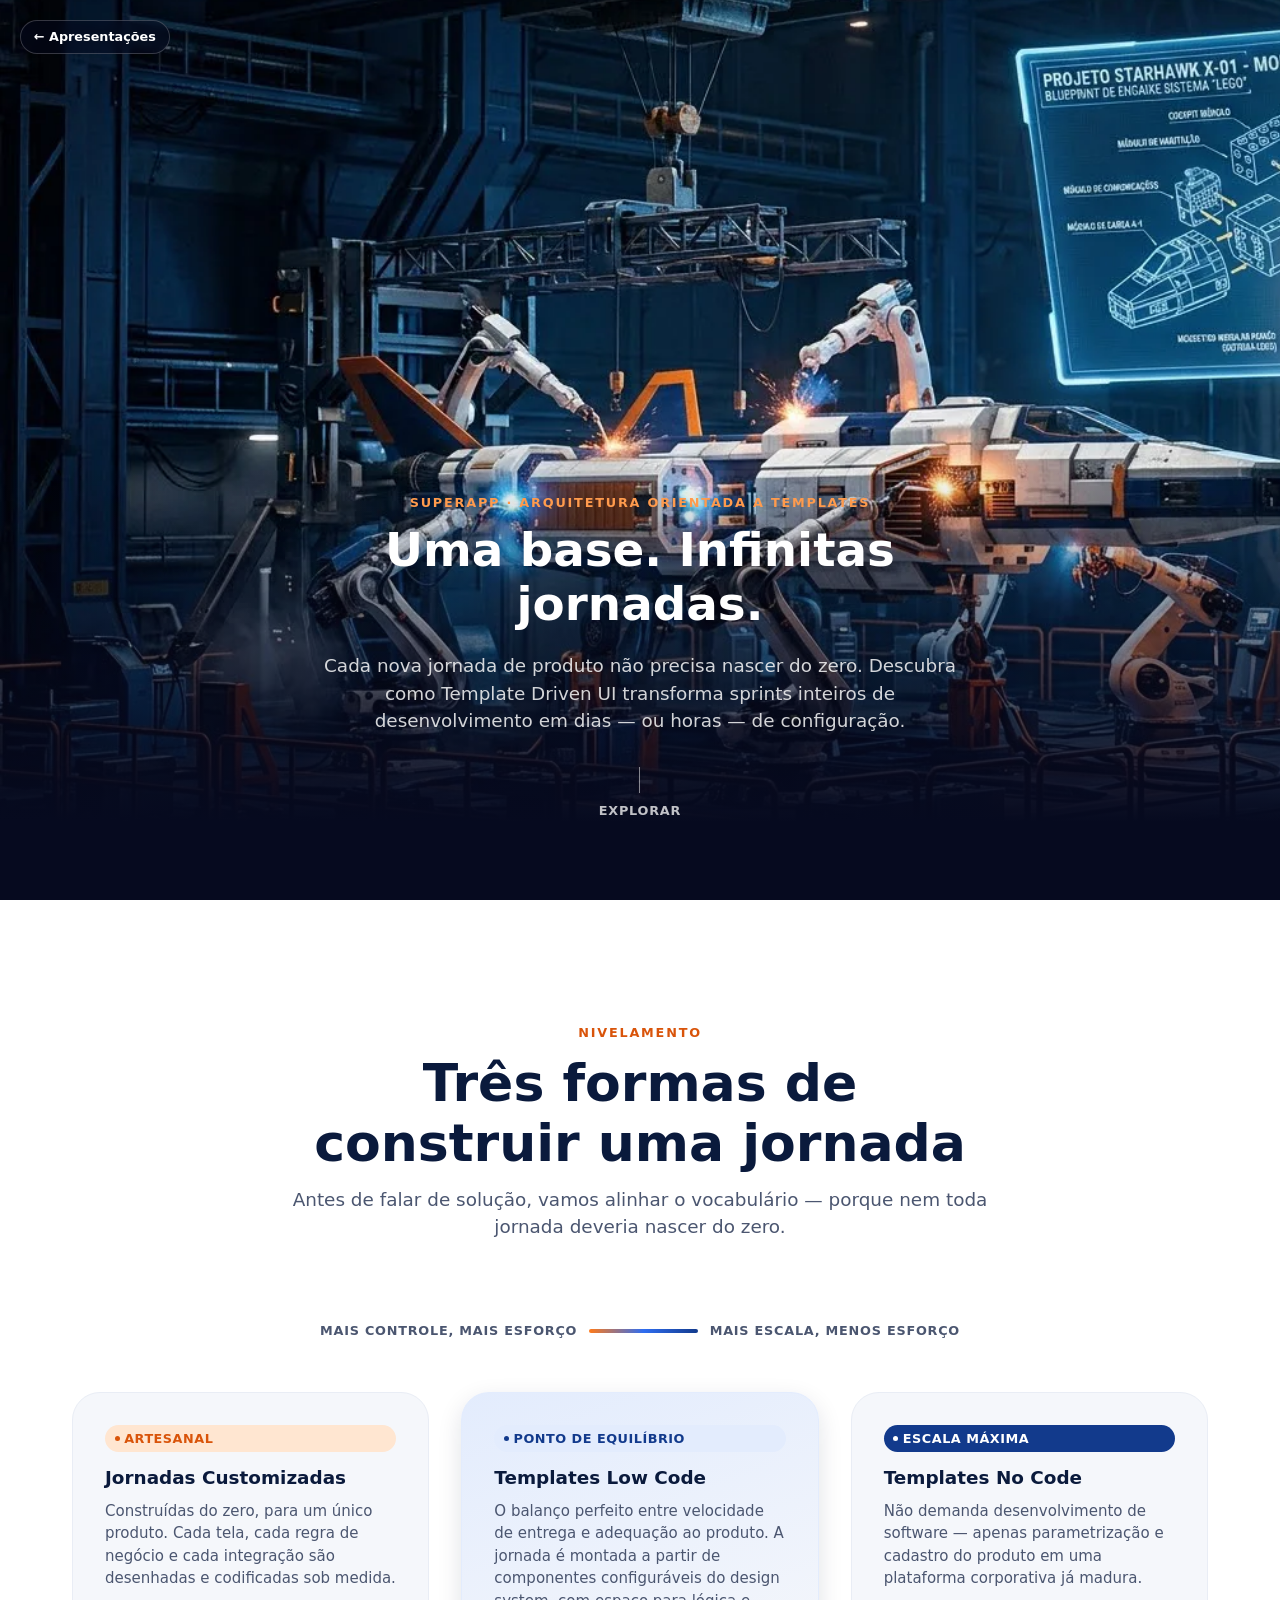
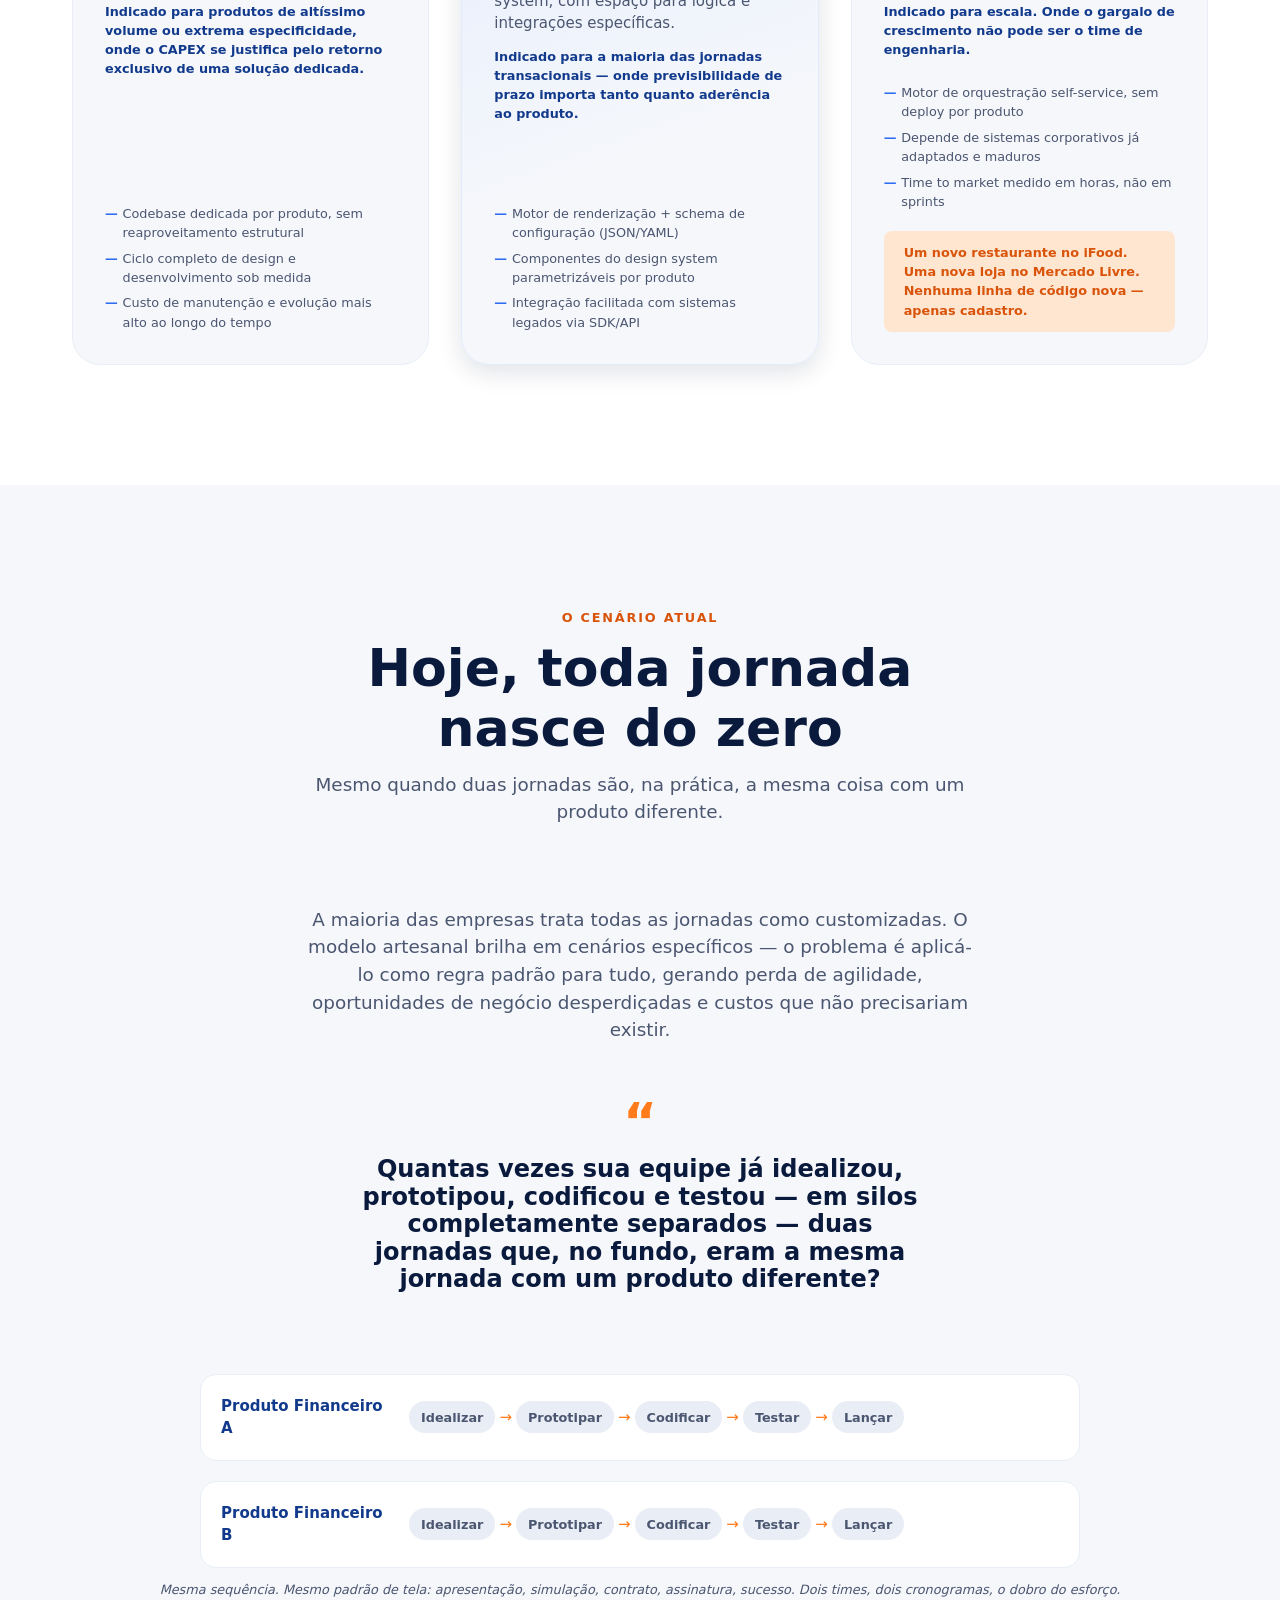
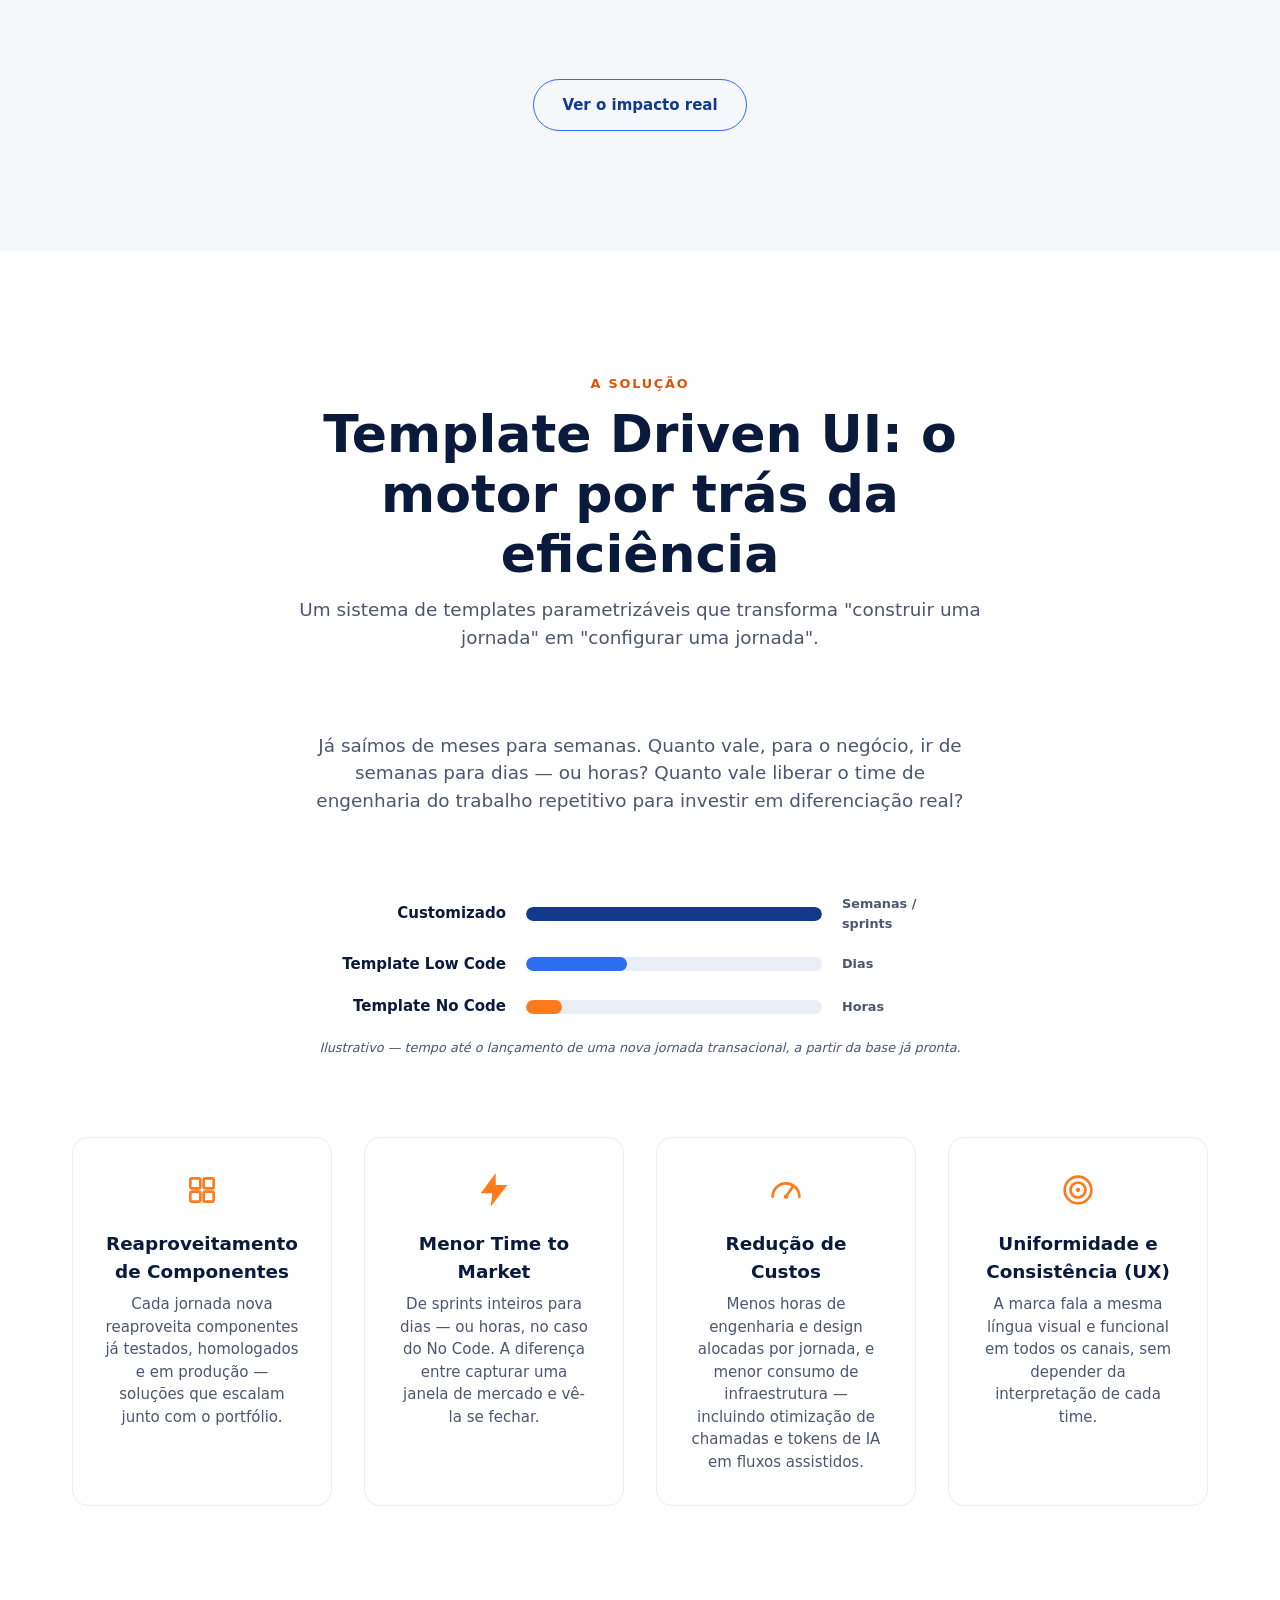
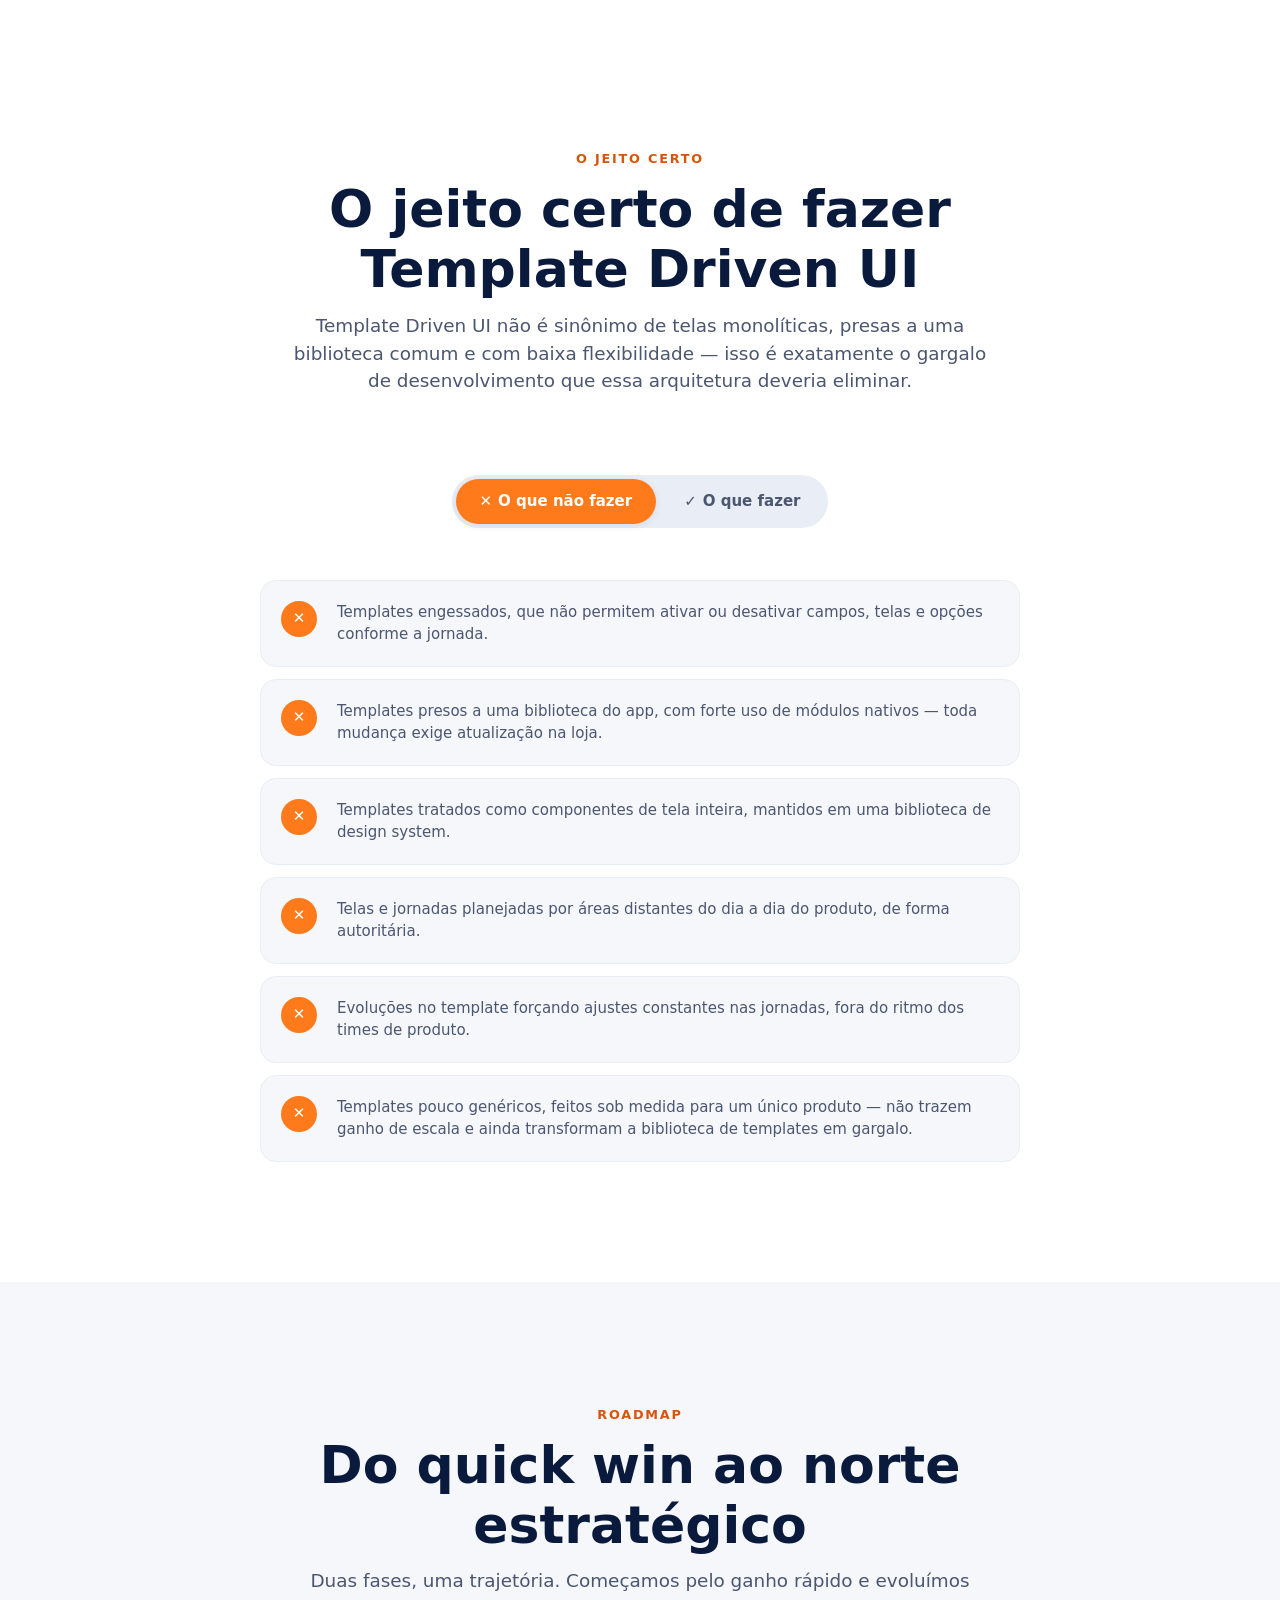
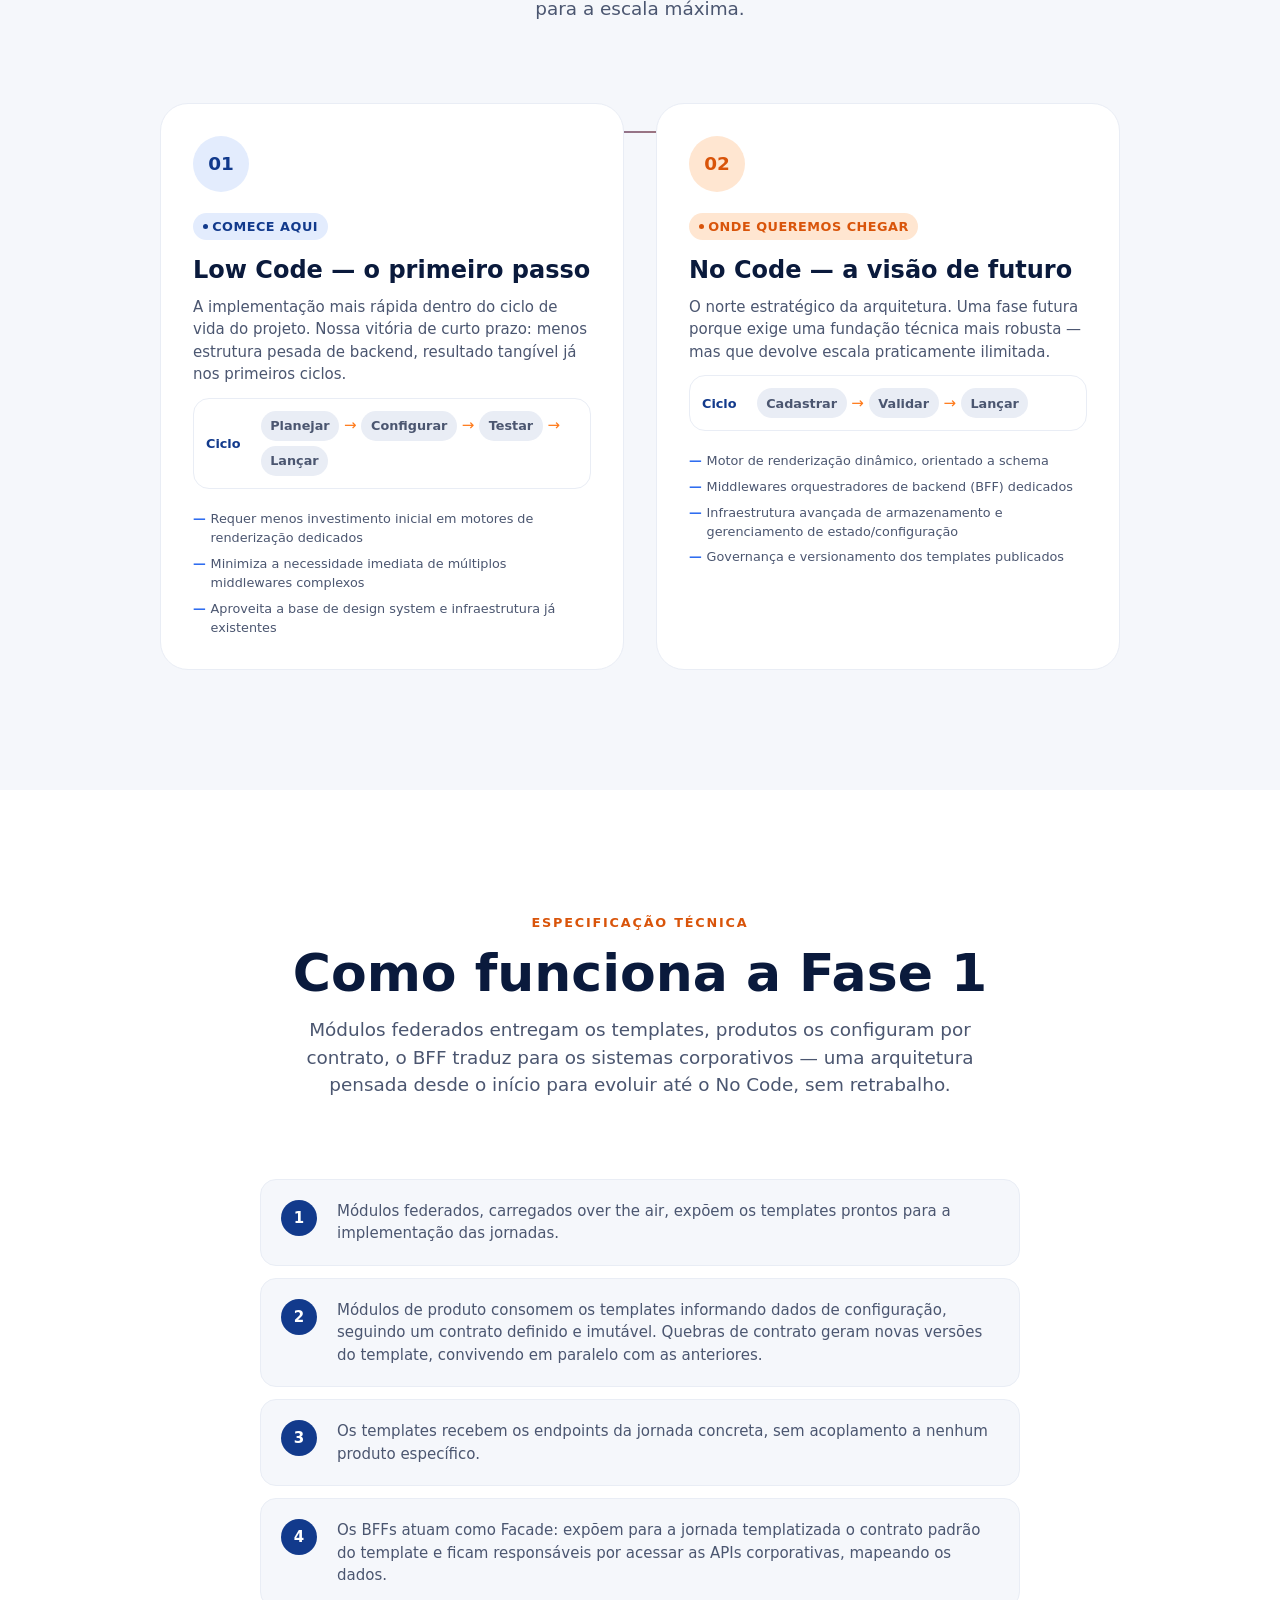
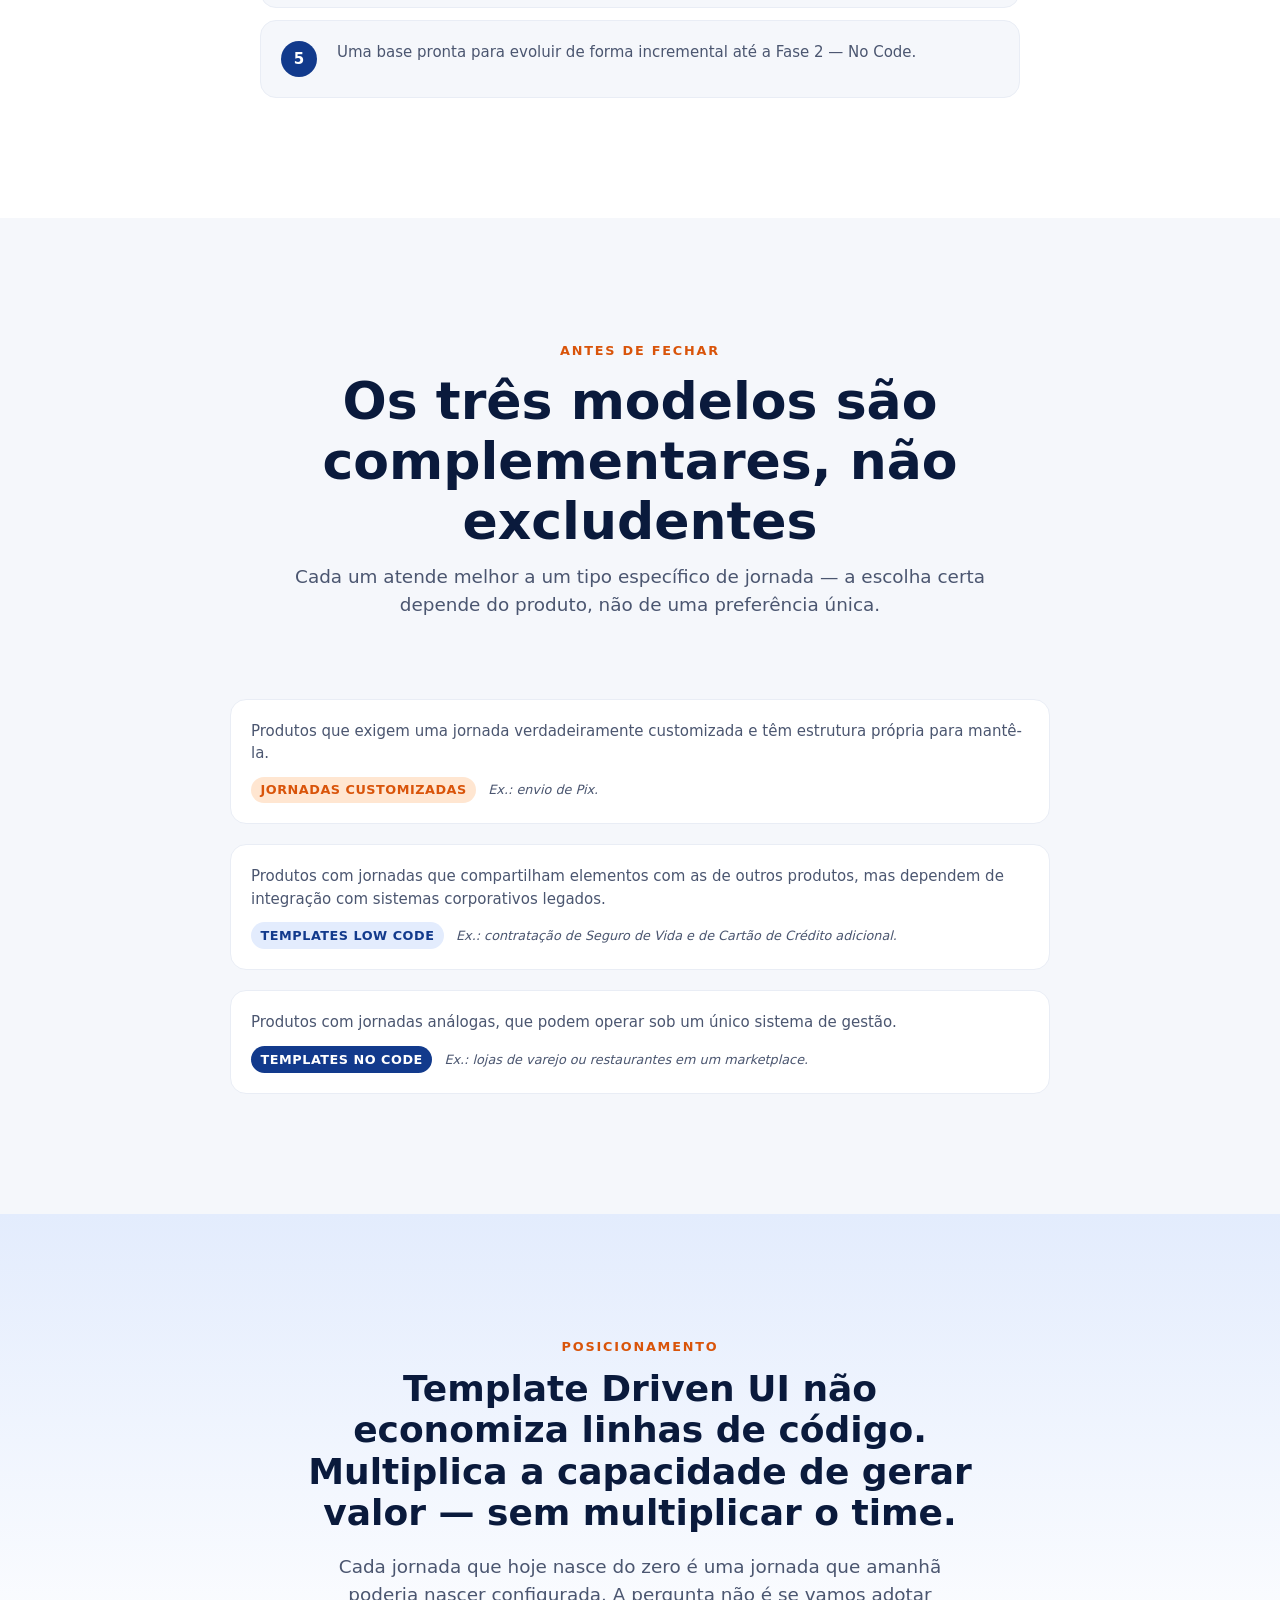
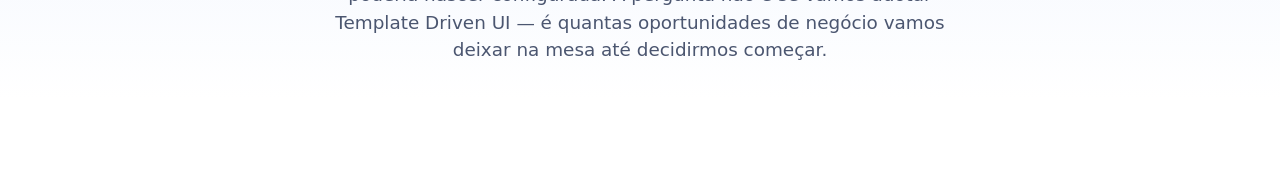
<file: presentations/template-driven-ui/index.html>
<!DOCTYPE html>
<html lang="pt-BR">
<head>
<meta charset="UTF-8" />
<meta name="viewport" content="width=device-width, initial-scale=1.0" />
<title>Template Driven UI — Uma base, infinitas jornadas</title>
<meta name="description" content="Como a arquitetura Template Driven UI reduz time to market, custo de engenharia e fragmentação de experiência ao transformar jornadas de produto em configuração." />
<link rel="stylesheet" href="css/reset.css" />
<link rel="stylesheet" href="css/tokens.css" />
<link rel="stylesheet" href="css/layout.css" />
<link rel="stylesheet" href="css/components.css" />
<link rel="stylesheet" href="css/hero.css" />
<link rel="stylesheet" href="css/concepts.css" />
<link rel="stylesheet" href="css/scenario.css" />
<link rel="stylesheet" href="css/solucao.css" />
<link rel="stylesheet" href="css/results.css" />
<link rel="stylesheet" href="css/practices.css" />
<link rel="stylesheet" href="css/roadmap.css" />
<link rel="stylesheet" href="css/disclaimer.css" />
<link rel="stylesheet" href="css/positioning.css" />
<link rel="stylesheet" href="css/animations.css" />
</head>
<body>

<a class="back-to-menu" href="../../index.html">&larr; Apresentações</a>

<section id="hero" class="hero">
  <div class="hero__photo" aria-hidden="true">
    <picture class="hero__photo-frame">
      <source srcset="assets/hero.webp" type="image/webp" />
      <img
        class="hero__photo-img"
        src="assets/hero.jpeg"
        alt=""
        loading="eager"
        fetchpriority="high"
        width="1408"
        height="768"
        onerror="this.closest('.hero__photo').classList.add('hero__photo--error')"
      />
    </picture>
  </div>

  <div class="hero__scrim" aria-hidden="true"></div>

  <div class="hero__content">
    <span class="hero__eyebrow">SuperApp · Arquitetura Orientada a Templates</span>
    <h1 class="hero__headline">Uma base. Infinitas jornadas.</h1>
    <p class="hero__subheadline">Cada nova jornada de produto não precisa nascer do zero. Descubra como Template Driven UI transforma sprints inteiros de desenvolvimento em dias — ou horas — de configuração.</p>
    <a class="hero__scroll-cue" href="#conceitos" aria-label="Rolar para a seção Conceitos Fundamentais">
      <span class="hero__scroll-cue-line"></span>
      Explorar
    </a>
  </div>
</section>

<section id="conceitos" class="concepts-section section">
  <div class="container">
    <div class="section-heading">
      <span class="section-heading__eyebrow">Nivelamento</span>
      <h2 class="section-heading__title">Três formas de construir uma jornada</h2>
      <p class="section-heading__subtitle">Antes de falar de solução, vamos alinhar o vocabulário — porque nem toda jornada deveria nascer do zero.</p>
    </div>

    <div class="concepts-spectrum" aria-hidden="true">
      <span>Mais controle, mais esforço</span>
      <span class="concepts-spectrum__bar"></span>
      <span>Mais escala, menos esforço</span>
    </div>

    <div class="concepts-grid">

      <article class="concept-card" data-animate="1">
        <span class="badge"><span class="badge__dot"></span>Artesanal</span>
        <h3 class="concept-card__title">Jornadas Customizadas</h3>
        <p class="concept-card__desc">Construídas do zero, para um único produto. Cada tela, cada regra de negócio e cada integração são desenhadas e codificadas sob medida.</p>
        <p class="concept-card__indication">Indicado para produtos de altíssimo volume ou extrema especificidade, onde o CAPEX se justifica pelo retorno exclusivo de uma solução dedicada.</p>
        <div class="concept-card__footer">
          <ul class="spec-list">
            <li>Codebase dedicada por produto, sem reaproveitamento estrutural</li>
            <li>Ciclo completo de design e desenvolvimento sob medida</li>
            <li>Custo de manutenção e evolução mais alto ao longo do tempo</li>
          </ul>
        </div>
      </article>

      <article class="concept-card concept-card--featured" data-animate="2">
        <span class="badge badge--blue"><span class="badge__dot"></span>Ponto de Equilíbrio</span>
        <h3 class="concept-card__title">Templates Low Code</h3>
        <p class="concept-card__desc">O balanço perfeito entre velocidade de entrega e adequação ao produto. A jornada é montada a partir de componentes configuráveis do design system, com espaço para lógica e integrações específicas.</p>
        <p class="concept-card__indication">Indicado para a maioria das jornadas transacionais — onde previsibilidade de prazo importa tanto quanto aderência ao produto.</p>
        <div class="concept-card__footer">
          <ul class="spec-list">
            <li>Motor de renderização + schema de configuração (JSON/YAML)</li>
            <li>Componentes do design system parametrizáveis por produto</li>
            <li>Integração facilitada com sistemas legados via SDK/API</li>
          </ul>
        </div>
      </article>

      <article class="concept-card" data-animate="3">
        <span class="badge badge--solid"><span class="badge__dot"></span>Escala Máxima</span>
        <h3 class="concept-card__title">Templates No Code</h3>
        <p class="concept-card__desc">Não demanda desenvolvimento de software — apenas parametrização e cadastro do produto em uma plataforma corporativa já madura.</p>
        <p class="concept-card__indication">Indicado para escala. Onde o gargalo de crescimento não pode ser o time de engenharia.</p>
        <div class="concept-card__footer">
          <ul class="spec-list">
            <li>Motor de orquestração self-service, sem deploy por produto</li>
            <li>Depende de sistemas corporativos já adaptados e maduros</li>
            <li>Time to market medido em horas, não em sprints</li>
          </ul>
          <p class="callout">Um novo restaurante no iFood. Uma nova loja no Mercado Livre. Nenhuma linha de código nova — apenas cadastro.</p>
        </div>
      </article>

    </div>
  </div>
</section>

<section id="cenario" class="scenario-section section">
  <div class="container">
    <div class="section-heading">
      <span class="section-heading__eyebrow">O Cenário Atual</span>
      <h2 class="section-heading__title">Hoje, toda jornada nasce do zero</h2>
      <p class="section-heading__subtitle">Mesmo quando duas jornadas são, na prática, a mesma coisa com um produto diferente.</p>
    </div>

    <p class="scenario-lead">A maioria das empresas trata todas as jornadas como customizadas. O modelo artesanal brilha em cenários específicos — o problema é aplicá-lo como regra padrão para tudo, gerando perda de agilidade, oportunidades de negócio desperdiçadas e custos que não precisariam existir.</p>

    <blockquote class="rhetorical-quote">Quantas vezes sua equipe já idealizou, prototipou, codificou e testou — em silos completamente separados — duas jornadas que, no fundo, eram a mesma jornada com um produto diferente?</blockquote>

    <div class="pipelines" role="img" aria-label="Duas jornadas de produtos financeiros diferentes, ambas percorrendo as mesmas cinco etapas em silos separados: idealizar, prototipar, codificar, testar e lançar">
      <div class="pipeline" data-animate="1">
        <span class="pipeline__label">Produto Financeiro A</span>
        <div class="pipeline__steps">
          <span class="pipeline__step pipeline__step--1">Idealizar</span>
          <span class="pipeline__arrow">→</span>
          <span class="pipeline__step pipeline__step--2">Prototipar</span>
          <span class="pipeline__arrow">→</span>
          <span class="pipeline__step pipeline__step--3">Codificar</span>
          <span class="pipeline__arrow">→</span>
          <span class="pipeline__step pipeline__step--4">Testar</span>
          <span class="pipeline__arrow">→</span>
          <span class="pipeline__step pipeline__step--5">Lançar</span>
        </div>
      </div>
      <div class="pipeline" data-animate="2">
        <span class="pipeline__label">Produto Financeiro B</span>
        <div class="pipeline__steps">
          <span class="pipeline__step pipeline__step--1">Idealizar</span>
          <span class="pipeline__arrow">→</span>
          <span class="pipeline__step pipeline__step--2">Prototipar</span>
          <span class="pipeline__arrow">→</span>
          <span class="pipeline__step pipeline__step--3">Codificar</span>
          <span class="pipeline__arrow">→</span>
          <span class="pipeline__step pipeline__step--4">Testar</span>
          <span class="pipeline__arrow">→</span>
          <span class="pipeline__step pipeline__step--5">Lançar</span>
        </div>
      </div>
    </div>
    <p class="pipelines-caption">Mesma sequência. Mesmo padrão de tela: apresentação, simulação, contrato, assinatura, sucesso. Dois times, dois cronogramas, o dobro do esforço.</p>

    <div class="impact-reveal">
      <button class="impact-toggle" type="button" data-impact-toggle aria-expanded="false">Ver o impacto real</button>
      <div class="impact-badges" data-impact-badges>
        <span class="impact-badge">Time to market prejudicado</span>
        <span class="impact-badge">Oportunidades de negócio perdidas</span>
        <span class="impact-badge">Custos de engenharia e design duplicados</span>
      </div>
    </div>
  </div>
</section>

<section id="solucao" class="solucao-section section">
  <div class="container">
    <div class="section-heading">
      <span class="section-heading__eyebrow">A Solução</span>
      <h2 class="section-heading__title">Template Driven UI: o motor por trás da eficiência</h2>
      <p class="section-heading__subtitle">Um sistema de templates parametrizáveis que transforma "construir uma jornada" em "configurar uma jornada".</p>
    </div>

    <p class="solucao-lead">Já saímos de meses para semanas. Quanto vale, para o negócio, ir de semanas para dias — ou horas? Quanto vale liberar o time de engenharia do trabalho repetitivo para investir em diferenciação real?</p>

    <div class="roi-compare" role="img" aria-label="Comparação ilustrativa de tempo até o lançamento: jornada customizada leva semanas ou sprints, template low code leva dias, template no code leva horas">
      <div class="roi-compare__row">
        <span class="roi-compare__label">Customizado</span>
        <span class="roi-compare__track"><span class="roi-compare__fill roi-compare__fill--before"></span></span>
        <span class="roi-compare__value">Semanas / sprints</span>
      </div>
      <div class="roi-compare__row">
        <span class="roi-compare__label">Template Low Code</span>
        <span class="roi-compare__track"><span class="roi-compare__fill roi-compare__fill--mid"></span></span>
        <span class="roi-compare__value">Dias</span>
      </div>
      <div class="roi-compare__row">
        <span class="roi-compare__label">Template No Code</span>
        <span class="roi-compare__track"><span class="roi-compare__fill roi-compare__fill--after"></span></span>
        <span class="roi-compare__value">Horas</span>
      </div>
    </div>
    <p class="roi-compare-caption">Ilustrativo — tempo até o lançamento de uma nova jornada transacional, a partir da base já pronta.</p>

    <div class="results-grid">
      <div class="result-tile" data-animate="1">
        <svg class="result-tile__icon" viewBox="0 0 24 24"><rect class="icon-stroke" x="5" y="5" width="6" height="6" rx="1"/><rect class="icon-stroke" x="13" y="5" width="6" height="6" rx="1"/><rect class="icon-stroke" x="5" y="13" width="6" height="6" rx="1"/><rect class="icon-stroke" x="13" y="13" width="6" height="6" rx="1"/></svg>
        <h3 class="result-tile__title">Reaproveitamento de Componentes</h3>
        <p class="result-tile__desc">Cada jornada nova reaproveita componentes já testados, homologados e em produção — soluções que escalam junto com o portfólio.</p>
      </div>
      <div class="result-tile" data-animate="2">
        <svg class="result-tile__icon" viewBox="0 0 24 24"><polygon class="icon-fill" points="13,2 4,14 11,14 10,22 20,9 13,9"/></svg>
        <h3 class="result-tile__title">Menor Time to Market</h3>
        <p class="result-tile__desc">De sprints inteiros para dias — ou horas, no caso do No Code. A diferença entre capturar uma janela de mercado e vê-la se fechar.</p>
      </div>
      <div class="result-tile" data-animate="3">
        <svg class="result-tile__icon" viewBox="0 0 24 24"><path class="icon-stroke" d="M4,16 a8,8 0 0 1 16,0"/><line class="icon-stroke" x1="12" y1="16" x2="16" y2="10"/><circle class="icon-fill" cx="12" cy="16" r="1.3"/></svg>
        <h3 class="result-tile__title">Redução de Custos</h3>
        <p class="result-tile__desc">Menos horas de engenharia e design alocadas por jornada, e menor consumo de infraestrutura — incluindo otimização de chamadas e tokens de IA em fluxos assistidos.</p>
      </div>
      <div class="result-tile" data-animate="4">
        <svg class="result-tile__icon" viewBox="0 0 24 24"><circle class="icon-stroke" cx="12" cy="12" r="8"/><circle class="icon-stroke" cx="12" cy="12" r="4.5"/><circle class="icon-fill" cx="12" cy="12" r="1.3"/></svg>
        <h3 class="result-tile__title">Uniformidade e Consistência (UX)</h3>
        <p class="result-tile__desc">A marca fala a mesma língua visual e funcional em todos os canais, sem depender da interpretação de cada time.</p>
      </div>
    </div>
  </div>
</section>

<section id="jeito-certo" class="practices-section section">
  <div class="container">
    <div class="section-heading">
      <span class="section-heading__eyebrow">O Jeito Certo</span>
      <h2 class="section-heading__title">O jeito certo de fazer Template Driven UI</h2>
      <p class="section-heading__subtitle">Template Driven UI não é sinônimo de telas monolíticas, presas a uma biblioteca comum e com baixa flexibilidade — isso é exatamente o gargalo de desenvolvimento que essa arquitetura deveria eliminar.</p>
    </div>

    <div class="practice-switch-wrap">
      <div class="practice-switch" data-practice-switch role="tablist" aria-label="Alternar entre o que não fazer e o que fazer em Template Driven UI">
        <button type="button" class="practice-switch__btn is-active" data-practice-mode="dont" role="tab" aria-selected="true">
          <span aria-hidden="true">✕</span> O que não fazer
        </button>
        <button type="button" class="practice-switch__btn" data-practice-mode="do" role="tab" aria-selected="false">
          <span aria-hidden="true">✓</span> O que fazer
        </button>
      </div>
    </div>

    <ol class="practice-list" data-practice-list data-mode="dont" aria-live="polite">
      <li class="practice-row" data-animate="1">
        <span class="practice-row__badge" aria-hidden="true">
          <span data-variant="dont">✕</span>
          <span data-variant="do">✓</span>
        </span>
        <p class="practice-row__text" data-variant="dont">Templates engessados, que não permitem ativar ou desativar campos, telas e opções conforme a jornada.</p>
        <p class="practice-row__text" data-variant="do">Templates flexíveis, que permitem ativar e desativar campos, telas e opções para cada jornada específica.</p>
      </li>
      <li class="practice-row" data-animate="2">
        <span class="practice-row__badge" aria-hidden="true">
          <span data-variant="dont">✕</span>
          <span data-variant="do">✓</span>
        </span>
        <p class="practice-row__text" data-variant="dont">Templates presos a uma biblioteca do app, com forte uso de módulos nativos — toda mudança exige atualização na loja.</p>
        <p class="practice-row__text" data-variant="do">Templates atualizados over the air (OTA), sem depender do ciclo de publicação nas lojas.</p>
      </li>
      <li class="practice-row" data-animate="3">
        <span class="practice-row__badge" aria-hidden="true">
          <span data-variant="dont">✕</span>
          <span data-variant="do">✓</span>
        </span>
        <p class="practice-row__text" data-variant="dont">Templates tratados como componentes de tela inteira, mantidos em uma biblioteca de design system.</p>
        <p class="practice-row__text" data-variant="do">Templates tratados como meta-jornadas, que recebem dados de configuração — incluindo endpoints de BFF — e realmente minimizam o esforço de desenvolvimento.</p>
      </li>
      <li class="practice-row" data-animate="4">
        <span class="practice-row__badge" aria-hidden="true">
          <span data-variant="dont">✕</span>
          <span data-variant="do">✓</span>
        </span>
        <p class="practice-row__text" data-variant="dont">Telas e jornadas planejadas por áreas distantes do dia a dia do produto, de forma autoritária.</p>
        <p class="practice-row__text" data-variant="do">Equipe dedicada a ouvir as necessidades dos times de produto e identificar oportunidades de templatização.</p>
      </li>
      <li class="practice-row" data-animate="5">
        <span class="practice-row__badge" aria-hidden="true">
          <span data-variant="dont">✕</span>
          <span data-variant="do">✓</span>
        </span>
        <p class="practice-row__text" data-variant="dont">Evoluções no template forçando ajustes constantes nas jornadas, fora do ritmo dos times de produto.</p>
        <p class="practice-row__text" data-variant="do">Templates versionados, com contratos imutáveis e roadmap claro de suporte: quebrar o contrato exige uma nova versão, com convivência entre versões por um prazo bem definido.</p>
      </li>
      <li class="practice-row" data-animate="6">
        <span class="practice-row__badge" aria-hidden="true">
          <span data-variant="dont">✕</span>
          <span data-variant="do">✓</span>
        </span>
        <p class="practice-row__text" data-variant="dont">Templates pouco genéricos, feitos sob medida para um único produto — não trazem ganho de escala e ainda transformam a biblioteca de templates em gargalo.</p>
        <p class="practice-row__text" data-variant="do">Templates com o nível certo de generalização, reutilizados de verdade em várias jornadas.</p>
      </li>
    </ol>
  </div>
</section>

<section id="roadmap" class="roadmap-section section">
  <div class="container">
    <div class="section-heading">
      <span class="section-heading__eyebrow">Roadmap</span>
      <h2 class="section-heading__title">Do quick win ao norte estratégico</h2>
      <p class="section-heading__subtitle">Duas fases, uma trajetória. Começamos pelo ganho rápido e evoluímos para a escala máxima.</p>
    </div>

    <div class="roadmap">
      <article class="phase-card" data-animate="1">
        <div class="phase-card__number">01</div>
        <span class="badge badge--blue"><span class="badge__dot"></span>Comece aqui</span>
        <h3 class="phase-card__title">Low Code — o primeiro passo</h3>
        <p class="phase-card__desc">A implementação mais rápida dentro do ciclo de vida do projeto. Nossa vitória de curto prazo: menos estrutura pesada de backend, resultado tangível já nos primeiros ciclos.</p>
        <div class="pipeline pipeline--compact" role="img" aria-label="Ciclo simplificado: planejar, configurar, testar, lançar">
          <span class="pipeline__label">Ciclo</span>
          <div class="pipeline__steps">
            <span class="pipeline__step pipeline__step--1">Planejar</span>
            <span class="pipeline__arrow">→</span>
            <span class="pipeline__step pipeline__step--2">Configurar</span>
            <span class="pipeline__arrow">→</span>
            <span class="pipeline__step pipeline__step--3">Testar</span>
            <span class="pipeline__arrow">→</span>
            <span class="pipeline__step pipeline__step--4">Lançar</span>
          </div>
        </div>
        <ul class="spec-list">
          <li>Requer menos investimento inicial em motores de renderização dedicados</li>
          <li>Minimiza a necessidade imediata de múltiplos middlewares complexos</li>
          <li>Aproveita a base de design system e infraestrutura já existentes</li>
        </ul>
      </article>

      <article class="phase-card phase-card--future" data-animate="2">
        <div class="phase-card__number">02</div>
        <span class="badge"><span class="badge__dot"></span>Onde queremos chegar</span>
        <h3 class="phase-card__title">No Code — a visão de futuro</h3>
        <p class="phase-card__desc">O norte estratégico da arquitetura. Uma fase futura porque exige uma fundação técnica mais robusta — mas que devolve escala praticamente ilimitada.</p>
        <div class="pipeline pipeline--compact pipeline--cycle-3" role="img" aria-label="Ciclo simplificado: cadastrar, validar, lançar">
          <span class="pipeline__label">Ciclo</span>
          <div class="pipeline__steps">
            <span class="pipeline__step pipeline__step--1">Cadastrar</span>
            <span class="pipeline__arrow">→</span>
            <span class="pipeline__step pipeline__step--2">Validar</span>
            <span class="pipeline__arrow">→</span>
            <span class="pipeline__step pipeline__step--3">Lançar</span>
          </div>
        </div>
        <ul class="spec-list">
          <li>Motor de renderização dinâmico, orientado a schema</li>
          <li>Middlewares orquestradores de backend (BFF) dedicados</li>
          <li>Infraestrutura avançada de armazenamento e gerenciamento de estado/configuração</li>
          <li>Governança e versionamento dos templates publicados</li>
        </ul>
      </article>
    </div>
  </div>
</section>

<section id="especificacao" class="solucao-section section">
  <div class="container">
    <div class="section-heading">
      <span class="section-heading__eyebrow">Especificação Técnica</span>
      <h2 class="section-heading__title">Como funciona a Fase 1</h2>
      <p class="section-heading__subtitle">Módulos federados entregam os templates, produtos os configuram por contrato, o BFF traduz para os sistemas corporativos — uma arquitetura pensada desde o início para evoluir até o No Code, sem retrabalho.</p>
    </div>

    <ol class="practice-list" data-mode="do">
      <li class="practice-row" data-animate="1">
        <span class="practice-row__badge" aria-hidden="true">1</span>
        <p class="practice-row__text">Módulos federados, carregados over the air, expõem os templates prontos para a implementação das jornadas.</p>
      </li>
      <li class="practice-row" data-animate="2">
        <span class="practice-row__badge" aria-hidden="true">2</span>
        <p class="practice-row__text">Módulos de produto consomem os templates informando dados de configuração, seguindo um contrato definido e imutável. Quebras de contrato geram novas versões do template, convivendo em paralelo com as anteriores.</p>
      </li>
      <li class="practice-row" data-animate="3">
        <span class="practice-row__badge" aria-hidden="true">3</span>
        <p class="practice-row__text">Os templates recebem os endpoints da jornada concreta, sem acoplamento a nenhum produto específico.</p>
      </li>
      <li class="practice-row" data-animate="4">
        <span class="practice-row__badge" aria-hidden="true">4</span>
        <p class="practice-row__text">Os BFFs atuam como Facade: expõem para a jornada templatizada o contrato padrão do template e ficam responsáveis por acessar as APIs corporativas, mapeando os dados.</p>
      </li>
      <li class="practice-row" data-animate="5">
        <span class="practice-row__badge" aria-hidden="true">5</span>
        <p class="practice-row__text">Uma base pronta para evoluir de forma incremental até a Fase 2 — No Code.</p>
      </li>
    </ol>
  </div>
</section>

<section id="complementaridade" class="disclaimer-section section">
  <div class="container">
    <div class="section-heading">
      <span class="section-heading__eyebrow">Antes de fechar</span>
      <h2 class="section-heading__title">Os três modelos são complementares, não excludentes</h2>
      <p class="section-heading__subtitle">Cada um atende melhor a um tipo específico de jornada — a escolha certa depende do produto, não de uma preferência única.</p>
    </div>

    <div class="disclaimer-list">
      <div class="disclaimer-row" data-animate="1">
        <p class="disclaimer-row__condition">Produtos que exigem uma jornada verdadeiramente customizada e têm estrutura própria para mantê-la.</p>
        <div class="disclaimer-row__result">
          <span class="badge">Jornadas Customizadas</span>
          <span class="disclaimer-row__example">Ex.: envio de Pix.</span>
        </div>
      </div>
      <div class="disclaimer-row" data-animate="2">
        <p class="disclaimer-row__condition">Produtos com jornadas que compartilham elementos com as de outros produtos, mas dependem de integração com sistemas corporativos legados.</p>
        <div class="disclaimer-row__result">
          <span class="badge badge--blue">Templates Low Code</span>
          <span class="disclaimer-row__example">Ex.: contratação de Seguro de Vida e de Cartão de Crédito adicional.</span>
        </div>
      </div>
      <div class="disclaimer-row" data-animate="3">
        <p class="disclaimer-row__condition">Produtos com jornadas análogas, que podem operar sob um único sistema de gestão.</p>
        <div class="disclaimer-row__result">
          <span class="badge badge--solid">Templates No Code</span>
          <span class="disclaimer-row__example">Ex.: lojas de varejo ou restaurantes em um marketplace.</span>
        </div>
      </div>
    </div>
  </div>
</section>

<section id="fechamento" class="positioning-section section">
  <div class="container">
    <div class="positioning">
      <span class="positioning__eyebrow">Posicionamento</span>
      <h2 class="positioning__statement">Template Driven UI não economiza linhas de código. Multiplica a capacidade de gerar valor — sem multiplicar o time.</h2>
      <p class="positioning__body">Cada jornada que hoje nasce do zero é uma jornada que amanhã poderia nascer configurada. A pergunta não é se vamos adotar Template Driven UI — é quantas oportunidades de negócio vamos deixar na mesa até decidirmos começar.</p>
    </div>
  </div>
</section>

<script src="js/scenario.js"></script>
<script src="js/practices.js"></script>
<script src="js/main.js"></script>
</body>
</html>
</file>
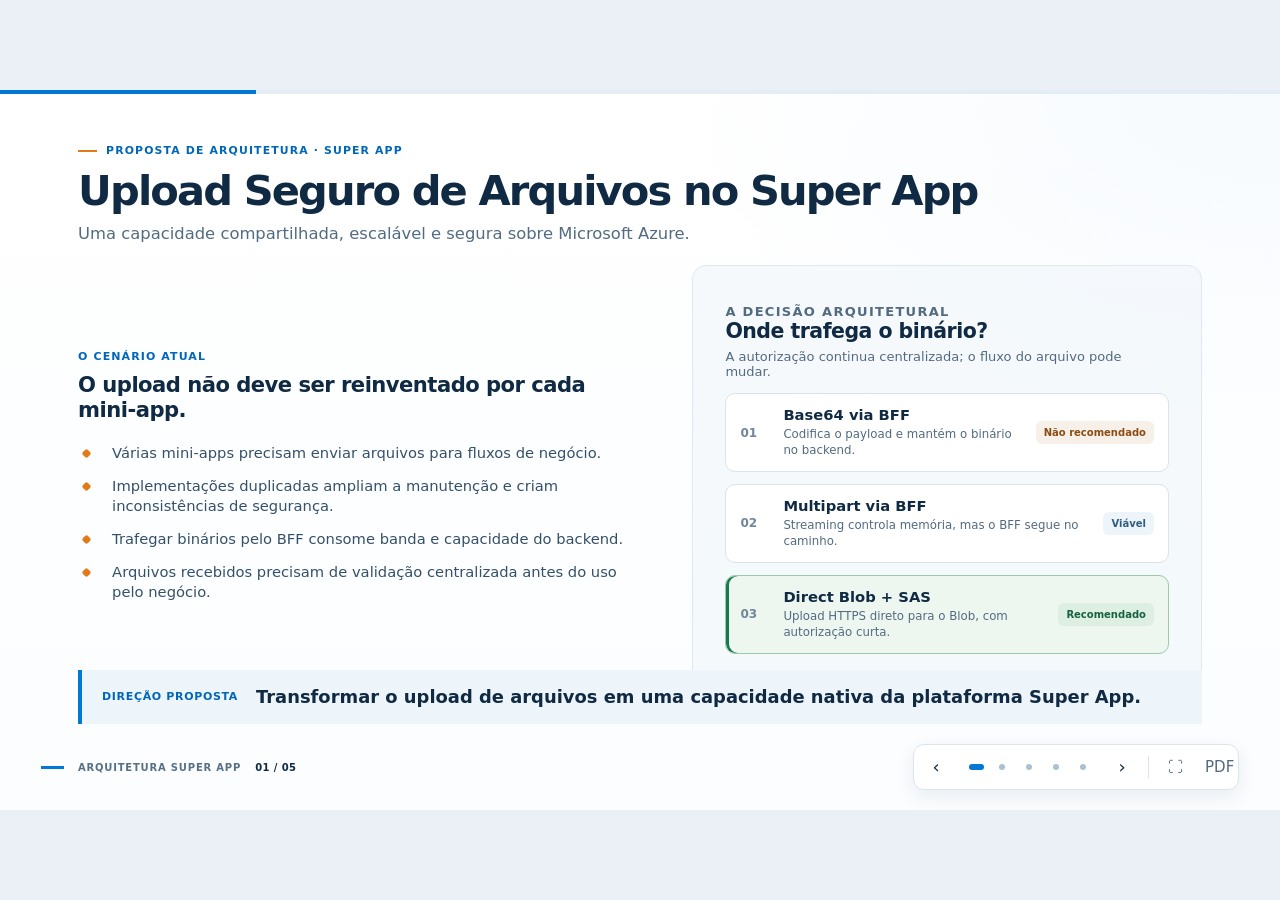
<file: presentations/upload-seguro-arquivos/index.html>
<!doctype html>
<html lang="pt-BR">
<head>
  <meta charset="utf-8">
  <meta name="viewport" content="width=device-width, initial-scale=1">
  <meta name="theme-color" content="#f6f9fc">
  <meta name="description" content="Proposta de arquitetura para upload seguro e centralizado de arquivos no Super App com Microsoft Azure.">
  <title>Upload Seguro de Arquivos no Super App | Proposta de Arquitetura</title>
  <style>
    :root {
      color-scheme: light;
      --navy: #102a43;
      --navy-2: #173f65;
      --azure: #0078d4;
      --azure-strong: #0067b8;
      --orange: #e27a18;
      --green: #18794e;
      --green-soft: #edf7f0;
      --ink: #172b3f;
      --muted: #536b80;
      --line: #d7e2ec;
      --pale: #f3f8fc;
      --paper: #fbfdff;
      --white: #fff;
      --radius: 14px;
      --shadow: 0 18px 50px rgba(16, 42, 67, 0.08);
      font-family: "Segoe UI Variable", "Segoe UI", Aptos, system-ui, -apple-system, sans-serif;
      font-synthesis: none;
      text-rendering: optimizeLegibility;
    }

    * { box-sizing: border-box; }
    html, body { width: 100%; height: 100%; margin: 0; }
    body { display: grid; place-items: center; overflow: hidden; background: #eaf0f6; color: var(--ink); }
    button { font: inherit; }
    button:focus-visible { outline: 3px solid rgba(0, 120, 212, 0.4); outline-offset: 3px; }
    .deck {
      position: relative;
      width: min(100vw, 177.7778dvh);
      height: min(100dvh, 56.25vw);
      aspect-ratio: 16 / 9;
      overflow: hidden;
      background: var(--paper);
      isolation: isolate;
    }
    .slides { position: absolute; inset: 0; }
    .slide {
      position: absolute;
      inset: 0;
      display: none;
      flex-direction: column;
      overflow: hidden;
      padding: clamp(32px, 5.2vh, 66px) clamp(28px, 6.1vw, 112px) clamp(86px, 9vh, 104px);
      background:
        radial-gradient(ellipse at 100% 0%, rgba(0, 120, 212, 0.035), transparent 34%),
        linear-gradient(180deg, #fff 0%, #fbfdff 100%);
    }
    .slide.is-active { display: flex; animation: slide-in 240ms ease-out both; }
    @keyframes slide-in { from { opacity: 0.55; transform: translateX(8px); } to { opacity: 1; transform: translateX(0); } }
    .slide-header { flex: 0 0 auto; margin: 0 0 clamp(16px, 2.2vh, 26px); }
    .eyebrow {
      display: inline-flex;
      align-items: center;
      gap: 9px;
      margin: 0 0 12px;
      color: var(--azure-strong);
      font-size: clamp(10px, 0.85vw, 12px);
      font-weight: 750;
      letter-spacing: 0.105em;
      line-height: 1.2;
      text-transform: uppercase;
    }
    .eyebrow::before { width: 19px; height: 2px; content: ""; background: var(--orange); }
    h1 {
      max-width: 1120px;
      margin: 0;
      color: var(--navy);
      font-size: clamp(32px, 3.25vw, 52px);
      font-weight: 680;
      letter-spacing: -0.045em;
      line-height: 1.04;
    }
    .subtitle {
      max-width: 960px;
      margin: 10px 0 0;
      color: var(--muted);
      font-size: clamp(15px, 1.28vw, 20px);
      line-height: 1.4;
    }
    .section-title {
      margin: 0;
      color: var(--navy);
      font-size: clamp(19px, 1.65vw, 26px);
      font-weight: 650;
      letter-spacing: -0.025em;
      line-height: 1.2;
    }
    .slide-kicker {
      margin: 0 0 9px;
      color: var(--azure-strong);
      font-size: 11px;
      font-weight: 750;
      letter-spacing: 0.1em;
      text-transform: uppercase;
    }

    /* Slide 1: why a platform capability is needed */
    .s1-layout {
      display: grid;
      flex: 1 1 auto;
      min-height: 0;
      grid-template-columns: 1.05fr 0.95fr;
      gap: clamp(24px, 4vw, 62px);
      align-items: stretch;
    }
    .problem-panel { display: flex; flex-direction: column; justify-content: center; min-width: 0; }
    .problem-panel .section-title { max-width: 580px; margin-bottom: clamp(16px, 2.3vh, 26px); }
    .problem-list { display: grid; gap: clamp(10px, 1.4vh, 16px); margin: 0; padding: 0; list-style: none; }
    .problem-list li { display: grid; grid-template-columns: 22px 1fr; gap: 12px; align-items: start; color: #355069; font-size: clamp(14px, 1.15vw, 17px); line-height: 1.38; }
    .problem-list li::before { width: 7px; height: 7px; margin: 7px 0 0 5px; border-radius: 2px; content: ""; background: var(--orange); transform: rotate(45deg); }
    .decision-panel {
      display: flex;
      flex-direction: column;
      justify-content: center;
      gap: 12px;
      min-width: 0;
      padding: clamp(18px, 2.5vw, 32px);
      border: 1px solid #dfe8f0;
      border-radius: var(--radius);
      background: rgba(243, 248, 252, 0.84);
    }
    .decision-panel__head { margin-bottom: 2px; }
    .decision-panel__head h2 { margin: 0; color: var(--navy); font-size: clamp(19px, 1.6vw, 24px); letter-spacing: -0.025em; }
    .decision-panel__head p { margin: 6px 0 0; color: var(--muted); font-size: 13px; }
    .choice {
      display: grid;
      grid-template-columns: 31px minmax(0, 1fr) auto;
      gap: 12px;
      align-items: center;
      min-height: 70px;
      padding: 12px 14px;
      border: 1px solid #d9e3eb;
      border-radius: 10px;
      background: var(--white);
    }
    .choice__index { color: #71879a; font-size: 12px; font-weight: 750; }
    .choice h3 { margin: 0; color: var(--navy); font-size: clamp(14px, 1.15vw, 17px); font-weight: 700; }
    .choice p { margin: 4px 0 0; color: var(--muted); font-size: clamp(11px, 0.92vw, 13px); line-height: 1.35; }
    .choice__badge { white-space: nowrap; padding: 6px 8px; border-radius: 6px; background: #f7f0e9; color: #8a4c13; font-size: 10px; font-weight: 750; }
    .choice--viable .choice__badge { background: #edf4fa; color: #315d82; }
    .choice--recommended { border-color: #9dc8ac; background: var(--green-soft); box-shadow: inset 3px 0 0 var(--green); }
    .choice--recommended .choice__badge { background: #dcefe2; color: #17613e; }
    .decision-statement {
      display: grid;
      flex: 0 0 auto;
      grid-template-columns: auto 1fr;
      gap: 18px;
      align-items: center;
      margin-top: clamp(15px, 2vh, 22px);
      padding: 16px 20px;
      border-left: 4px solid var(--azure);
      background: #edf5fb;
    }
    .statement-label { color: var(--azure-strong); font-size: 11px; font-weight: 750; letter-spacing: 0.06em; text-transform: uppercase; }
    .decision-statement strong { color: var(--navy); font-size: clamp(16px, 1.4vw, 21px); font-weight: 650; line-height: 1.25; }

    /* Slide 2: comparable criteria with an explicit recommendation */
    .comparison-wrap { display: flex; flex: 1 1 auto; min-height: 0; flex-direction: column; }
    .comparison-table {
      width: 100%;
      border-collapse: separate;
      border-spacing: 0;
      table-layout: fixed;
      overflow: hidden;
      border: 1px solid var(--line);
      border-radius: 12px;
      background: var(--white);
      box-shadow: 0 8px 24px rgba(16, 42, 67, 0.045);
    }
    .comparison-table th, .comparison-table td { text-align: left; vertical-align: middle; }
    .comparison-table thead th { height: 55px; padding: 10px 14px; border-bottom: 1px solid var(--line); background: #f4f8fb; color: var(--navy); font-size: clamp(12px, 1vw, 15px); font-weight: 750; }
    .comparison-table thead th:first-child { width: 21%; color: #5b7184; font-size: 11px; letter-spacing: 0.07em; text-transform: uppercase; }
    .comparison-table thead th:not(:first-child) { width: 26.333%; }
    .comparison-table thead th.recommended-col { background: #e8f4ec; color: #155e3c; box-shadow: inset 0 3px 0 var(--green); }
    .column-tag { display: block; margin-top: 3px; color: #71879a; font-size: 10px; font-weight: 650; }
    .recommended-col .column-tag { color: #26734d; }
    .comparison-table tbody th, .comparison-table tbody td { height: 41px; padding: 8px 14px; border-bottom: 1px solid #e8eef3; color: #415b72; font-size: clamp(12px, 1vw, 15px); line-height: 1.25; }
    .comparison-table tbody th { color: #263f56; font-weight: 650; }
    .comparison-table tbody td.recommended-col { background: #f4faf6; color: #244f39; font-weight: 650; }
    .comparison-table tbody tr:last-child th, .comparison-table tbody tr:last-child td { border-bottom: 0; }
    .comparison-notes { display: grid; grid-template-columns: 1fr 1fr; gap: 8px 24px; margin-top: 13px; color: #526a7f; font-size: clamp(11px, 0.93vw, 13px); line-height: 1.35; }
    .comparison-notes p { margin: 0; }
    .comparison-notes strong { color: var(--navy); font-weight: 700; }

    /* Slide 3: architecture diagram */
    .slide--architecture { padding-top: clamp(28px, 4.3vh, 54px); }
    .slide--architecture .slide-header { margin-bottom: 11px; }
    .architecture-callout {
      display: flex;
      flex: 0 0 auto;
      align-items: center;
      gap: 11px;
      margin: 0 0 9px;
      color: var(--navy);
      font-size: clamp(15px, 1.22vw, 19px);
      font-weight: 700;
      line-height: 1.25;
    }
    .architecture-callout::before { width: 4px; height: 23px; flex: 0 0 auto; content: ""; border-radius: 2px; background: var(--azure); }
    .architecture-figure { flex: 1 1 auto; min-height: 0; margin: 0; }
    .architecture-svg { display: block; width: 100%; height: 100%; }
    .diagram-note {
      flex: 0 0 auto;
      margin: 6px 0 0;
      color: #536b80;
      font-size: clamp(11px, 0.9vw, 13px);
      line-height: 1.3;
    }
    .diagram-note strong { color: var(--navy); }
    .mobile-architecture { display: none; }

    /* Slide 4: decision rationale */
    .benefits-grid {
      display: grid;
      flex: 1 1 auto;
      min-height: 0;
      grid-template-columns: 1fr 1fr;
      grid-template-rows: 1fr 1fr;
      gap: clamp(13px, 2vw, 25px);
    }
    .benefit {
      display: grid;
      grid-template-columns: 40px 1fr;
      gap: 15px;
      min-width: 0;
      padding: clamp(17px, 2.1vw, 27px);
      border: 1px solid #dfe8f0;
      border-radius: var(--radius);
      background: rgba(255, 255, 255, 0.82);
    }
    .benefit__number { display: grid; width: 36px; height: 36px; place-items: center; border-radius: 9px; background: #eaf3fa; color: var(--azure-strong); font-size: 12px; font-weight: 800; }
    .benefit h2 { margin: 1px 0 10px; color: var(--navy); font-size: clamp(17px, 1.45vw, 22px); font-weight: 700; letter-spacing: -0.025em; }
    .benefit ul { display: grid; gap: 6px; margin: 0; padding: 0; list-style: none; }
    .benefit li { position: relative; padding-left: 15px; color: #50687d; font-size: clamp(12px, 1.02vw, 15px); line-height: 1.34; }
    .benefit li::before { position: absolute; top: 0.56em; left: 0; width: 5px; height: 5px; border-radius: 1px; content: ""; background: var(--azure); }
    .architectural-statement {
      display: grid;
      flex: 0 0 auto;
      grid-template-columns: 4px 1fr auto;
      gap: 16px;
      align-items: center;
      margin-top: clamp(14px, 1.9vh, 22px);
      padding: 16px 20px;
      border-radius: 10px;
      background: var(--navy);
      color: var(--white);
    }
    .architectural-statement::before { width: 4px; height: 28px; content: ""; background: #f29a38; }
    .architectural-statement strong { font-size: clamp(15px, 1.35vw, 20px); font-weight: 650; line-height: 1.25; }
    .architectural-statement span { color: #c4d6e5; font-size: 11px; white-space: nowrap; }

    /* Slide 5: decision and roadmap */
    .s5-layout { display: grid; flex: 1 1 auto; min-height: 0; grid-template-columns: 1.08fr 0.92fr; gap: clamp(24px, 4vw, 62px); }
    .decision-list-panel, .roadmap-panel { min-width: 0; }
    .decision-list-panel h2, .roadmap-panel h2 { margin: 0 0 16px; color: var(--navy); font-size: clamp(18px, 1.5vw, 23px); letter-spacing: -0.02em; }
    .leadership-list { display: grid; gap: 8px; margin: 0; padding: 0; list-style: none; counter-reset: decision; }
    .leadership-list li { display: grid; grid-template-columns: 27px 1fr; gap: 10px; align-items: start; color: #435d73; font-size: clamp(13px, 1.02vw, 15px); line-height: 1.35; counter-increment: decision; }
    .leadership-list li::before { display: grid; width: 25px; height: 25px; place-items: center; border: 1px solid #c9d8e5; border-radius: 50%; content: counter(decision); color: var(--azure-strong); font-size: 11px; font-weight: 750; }
    .leadership-list strong { color: var(--navy); font-weight: 700; }
    .roadmap-list { position: relative; display: grid; gap: 10px; margin: 0; padding: 0; list-style: none; }
    .roadmap-list::before { position: absolute; top: 14px; bottom: 14px; left: 14px; width: 1px; content: ""; background: #b6cbdc; }
    .roadmap-step { position: relative; display: grid; grid-template-columns: 30px 1fr; gap: 12px; align-items: start; min-height: 58px; }
    .roadmap-step__marker { z-index: 1; display: grid; width: 29px; height: 29px; place-items: center; border: 1px solid #9db9cf; border-radius: 50%; background: #f6fafe; color: var(--azure-strong); font-size: 10px; font-weight: 800; }
    .roadmap-step h3 { margin: 1px 0 3px; color: var(--navy); font-size: clamp(13px, 1.02vw, 15px); font-weight: 700; }
    .roadmap-step p { margin: 0; color: #5a7185; font-size: clamp(11px, 0.9vw, 13px); line-height: 1.3; }
    .closing-statement {
      display: flex;
      flex: 0 0 auto;
      align-items: center;
      margin-top: clamp(12px, 1.8vh, 20px);
      padding: clamp(13px, 1.5vw, 19px) clamp(17px, 2vw, 26px);
      border-left: 4px solid #f29a38;
      border-radius: 0 10px 10px 0;
      background: #eef4f9;
      color: var(--navy);
      font-size: clamp(15px, 1.22vw, 18px);
      font-weight: 650;
      line-height: 1.34;
    }

    /* Persistent navigation, progress, and slide count */
    .progress-track { position: absolute; z-index: 10; inset: 0 0 auto; height: 4px; background: #e4edf4; }
    .progress-bar { width: 20%; height: 100%; background: var(--azure); transition: width 220ms ease; }
    .chrome {
      position: absolute;
      z-index: 10;
      right: clamp(15px, 3.2vw, 48px);
      bottom: clamp(14px, 2.2vh, 24px);
      left: clamp(15px, 3.2vw, 48px);
      display: flex;
      align-items: center;
      justify-content: space-between;
      min-height: 44px;
      pointer-events: none;
    }
    .chrome__identity, .chrome__controls { display: flex; align-items: center; pointer-events: auto; }
    .chrome__identity { gap: 14px; color: #567087; font-size: 10px; font-weight: 750; letter-spacing: 0.08em; }
    .chrome__identity::before { width: 23px; height: 3px; content: ""; background: var(--azure); }
    .slide-count { color: var(--navy); font-variant-numeric: tabular-nums; letter-spacing: 0.04em; }
    .slide-count strong { font-weight: 800; }
    .chrome__controls { gap: 7px; padding: 5px; border: 1px solid #dbe5ed; border-radius: 11px; background: rgba(255, 255, 255, 0.96); box-shadow: 0 6px 20px rgba(16, 42, 67, 0.08); }
    .control-button, .nav-dot {
      display: grid;
      flex: 0 0 auto;
      place-items: center;
      border: 0;
      border-radius: 7px;
      background: transparent;
      color: var(--navy);
      cursor: pointer;
      transition: background-color 140ms ease, color 140ms ease, transform 140ms ease;
    }
    .control-button { width: 34px; height: 34px; font-size: 18px; line-height: 1; }
    .control-button:hover, .nav-dot:hover { background: #eaf3fa; color: var(--azure-strong); }
    .control-button:active, .nav-dot:active { transform: scale(0.96); }
    .nav-dots { display: flex; align-items: center; gap: 3px; padding: 0 3px; }
    .nav-dot { width: 24px; height: 30px; position: relative; }
    .nav-dot::after { width: 6px; height: 6px; border-radius: 50%; content: ""; background: #adc0d0; transition: width 150ms ease, border-radius 150ms ease, background 150ms ease; }
    .nav-dot[aria-current="step"]::after { width: 15px; border-radius: 5px; background: var(--azure); }
    .control-divider { width: 1px; height: 22px; margin: 0 2px; background: #dce5ec; }
    .control-button--utility { color: #526a80; font-size: 15px; }
    .sr-only { position: absolute; width: 1px; height: 1px; overflow: hidden; clip: rect(0, 0, 0, 0); white-space: nowrap; clip-path: inset(50%); }

    @media (max-width: 900px) {
      .slide { padding-right: 5vw; padding-left: 5vw; }
      .s1-layout, .s5-layout { gap: 20px; }
      .comparison-table thead th, .comparison-table tbody th, .comparison-table tbody td { padding-right: 9px; padding-left: 9px; }
      .benefit { gap: 10px; padding: 17px; grid-template-columns: 34px 1fr; }
      .benefit__number { width: 32px; height: 32px; }
    }
    @media (min-width: 701px) and (max-width: 1244px), (min-width: 701px) and (max-height: 700px) {
      .slide { padding-top: 22px; padding-bottom: 68px; }
      .slide-header { margin-bottom: 12px; }
      h1 { font-size: clamp(29px, 2.8vw, 40px); }
      .subtitle { font-size: clamp(13px, 1.1vw, 17px); }
      .comparison-table thead th { height: 43px; padding: 7px 9px; font-size: 12px; }
      .comparison-table tbody th, .comparison-table tbody td { height: 31px; padding: 5px 9px; font-size: clamp(10px, 0.82vw, 12px); }
      .comparison-notes { gap: 5px 18px; margin-top: 8px; font-size: 10px; line-height: 1.25; }
    }
    @media (max-width: 700px) {
      .deck { width: 100vw; height: 100vh; height: 100dvh; aspect-ratio: auto; }
      .slide { padding: 27px 18px 77px; }
      .slide-header { margin-bottom: 13px; }
      .eyebrow { margin-bottom: 9px; font-size: 9px; }
      h1 { font-size: clamp(27px, 7.7vw, 36px); }
      .subtitle { margin-top: 7px; font-size: 13px; }
      .section-title { font-size: 17px; }
      .s1-layout { grid-template-columns: 1fr; grid-template-rows: auto 1fr; gap: 12px; }
      .problem-panel { justify-content: flex-start; }
      .problem-panel .section-title { margin-bottom: 10px; }
      .problem-list { grid-template-columns: 1fr 1fr; gap: 8px 10px; }
      .problem-list li { grid-template-columns: 14px 1fr; gap: 5px; font-size: 10.5px; line-height: 1.25; }
      .problem-list li::before { width: 5px; height: 5px; margin: 4px 0 0 3px; }
      .decision-panel { gap: 6px; padding: 10px; }
      .decision-panel__head h2 { font-size: 14px; }
      .decision-panel__head p { margin-top: 3px; font-size: 10px; }
      .choice { grid-template-columns: 19px minmax(0,1fr) auto; gap: 6px; min-height: 48px; padding: 6px 7px; }
      .choice__index { font-size: 9px; }
      .choice h3 { font-size: 11px; }
      .choice p { margin-top: 2px; font-size: 9px; }
      .choice__badge { padding: 4px 5px; font-size: 8px; }
      .decision-statement { grid-template-columns: 1fr; gap: 4px; margin-top: 10px; padding: 10px 12px; }
      .statement-label { font-size: 8px; }
      .decision-statement strong { font-size: 12px; }
      .comparison-wrap { overflow: hidden; }
      .comparison-table { border-radius: 8px; }
      .comparison-table thead th { height: 42px; padding: 5px 3px; font-size: 9px; line-height: 1.15; }
      .comparison-table thead th:first-child { width: 23%; font-size: 8px; }
      .comparison-table thead th:not(:first-child) { width: 25.666%; }
      .column-tag { margin-top: 2px; font-size: 7px; }
      .comparison-table tbody th, .comparison-table tbody td { height: 31px; padding: 4px 3px; font-size: 8.5px; line-height: 1.13; overflow-wrap: anywhere; }
      .comparison-notes { grid-template-columns: 1fr; gap: 5px; margin-top: 8px; font-size: 9px; line-height: 1.25; }
      .slide--architecture { padding-top: 24px; }
      .slide--architecture .slide-header { margin-bottom: 8px; }
      .architecture-callout { margin-bottom: 8px; font-size: 12px; }
      .architecture-callout::before { height: 18px; }
      .architecture-svg { display: none; }
      .architecture-figure { display: flex; flex-direction: column; justify-content: center; }
      .mobile-architecture { display: grid; gap: 8px; }
      .mobile-flow { padding: 9px 10px; border: 1px solid #d7e2ec; border-left: 3px solid var(--azure); border-radius: 8px; background: #fff; }
      .mobile-flow--security { border-left-color: var(--green); }
      .mobile-flow h2 { margin: 0 0 4px; color: #537087; font-size: 8px; font-weight: 800; letter-spacing: 0.08em; text-transform: uppercase; }
      .mobile-flow p { margin: 0; color: var(--navy); font-size: 10.5px; font-weight: 650; line-height: 1.3; }
      .mobile-flow small { display: block; margin-top: 3px; color: var(--muted); font-size: 9px; line-height: 1.28; }
      .diagram-note { margin-top: 6px; font-size: 9px; }
      .benefits-grid { gap: 8px; }
      .benefit { grid-template-columns: 23px 1fr; gap: 7px; padding: 10px 8px; border-radius: 9px; }
      .benefit__number { width: 22px; height: 22px; border-radius: 6px; font-size: 8px; }
      .benefit h2 { margin: 0 0 6px; font-size: 11px; }
      .benefit ul { gap: 4px; }
      .benefit li { padding-left: 8px; font-size: 8.5px; line-height: 1.2; }
      .benefit li::before { width: 3px; height: 3px; }
      .architectural-statement { grid-template-columns: 3px 1fr; gap: 8px; margin-top: 9px; padding: 9px 10px; }
      .architectural-statement::before { width: 3px; height: 25px; }
      .architectural-statement strong { font-size: 11px; }
      .architectural-statement span { display: none; }
      .s5-layout { grid-template-columns: 1.05fr 0.95fr; gap: 12px; }
      .decision-list-panel h2, .roadmap-panel h2 { margin-bottom: 8px; font-size: 13px; }
      .leadership-list { gap: 6px; }
      .leadership-list li { grid-template-columns: 19px 1fr; gap: 5px; font-size: 9px; line-height: 1.2; }
      .leadership-list li::before { width: 18px; height: 18px; font-size: 8px; }
      .roadmap-list { gap: 5px; }
      .roadmap-list::before { top: 9px; bottom: 9px; left: 9px; }
      .roadmap-step { grid-template-columns: 20px 1fr; gap: 6px; min-height: 48px; }
      .roadmap-step__marker { width: 19px; height: 19px; font-size: 7px; }
      .roadmap-step h3 { margin: 0 0 2px; font-size: 9px; line-height: 1.2; }
      .roadmap-step p { font-size: 8px; line-height: 1.2; }
      .closing-statement { margin-top: 8px; padding: 9px 10px; font-size: 10px; line-height: 1.25; }
      .chrome { right: 12px; bottom: 11px; left: 12px; min-height: 38px; }
      .chrome__identity { gap: 8px; font-size: 8px; }
      .chrome__identity::before { width: 15px; }
      .chrome__controls { gap: 2px; padding: 3px; }
      .control-button { width: 27px; height: 29px; font-size: 15px; }
      .nav-dots { gap: 0; padding: 0; }
      .nav-dot { width: 18px; height: 27px; }
      .nav-dot::after { width: 5px; height: 5px; }
      .nav-dot[aria-current="step"]::after { width: 12px; }
      .control-divider { height: 18px; margin: 0 1px; }
      .control-button--utility { font-size: 12px; }
    }
    @media (max-width: 380px) {
      .chrome__identity { font-size: 0; }
      .chrome__identity::before { width: 10px; }
      .problem-list li { font-size: 9px; }
      .choice p { font-size: 8px; }
      .comparison-table tbody th, .comparison-table tbody td { font-size: 7.8px; }
      .comparison-notes { font-size: 8px; }
      .benefit li { font-size: 7.8px; }
      .leadership-list li { font-size: 8px; }
      .roadmap-step h3 { font-size: 8px; }
      .roadmap-step p { font-size: 7px; }
    }
    @media (prefers-reduced-motion: reduce) {
      *, *::before, *::after { scroll-behavior: auto !important; animation-duration: 0.01ms !important; animation-iteration-count: 1 !important; transition-duration: 0.01ms !important; }
    }
    @media print {
      @page { size: 16in 9in; margin: 0; }
      html, body { display: block; width: 16in; height: auto; overflow: visible; background: #fff; }
      .deck { width: 16in; height: auto; aspect-ratio: auto; overflow: visible; background: #fff; }
      .slides { position: static; display: block; }
      .slide, .slide.is-active {
        position: relative;
        inset: auto;
        display: flex !important;
        width: 16in;
        height: 9in;
        min-height: 9in;
        max-height: 9in;
        padding: 0.52in 0.72in 0.58in;
        overflow: hidden;
        animation: none !important;
        break-after: page;
        page-break-after: always;
        print-color-adjust: exact;
        -webkit-print-color-adjust: exact;
      }
      .slide:last-child { break-after: auto; page-break-after: auto; }
      .progress-track, .chrome { display: none !important; }
      .architecture-svg { display: block !important; width: 100%; height: 5.35in; }
      .mobile-architecture { display: none !important; }
      .comparison-table { box-shadow: none; }
      .decision-panel, .benefit { background: #fff; }
    }
  </style>
</head>
<body>
  <div class="deck" id="deck">
    <div class="progress-track" role="progressbar" aria-label="Progresso da apresentação" aria-valuemin="1" aria-valuemax="5" aria-valuenow="1">
      <div class="progress-bar" id="progressBar"></div>
    </div>

    <main class="slides" id="slides" aria-label="Apresentação: Upload Seguro de Arquivos no Super App">
      <section class="slide slide--opening is-active" id="slide-1" data-slide="0" aria-labelledby="title-1" aria-hidden="false">
        <header class="slide-header">
          <p class="eyebrow">Proposta de arquitetura · Super App</p>
          <h1 id="title-1">Upload Seguro de Arquivos no Super App</h1>
          <p class="subtitle">Uma capacidade compartilhada, escalável e segura sobre Microsoft Azure.</p>
        </header>

        <div class="s1-layout">
          <section class="problem-panel" aria-labelledby="problem-title">
            <p class="slide-kicker">O cenário atual</p>
            <h2 class="section-title" id="problem-title">O upload não deve ser reinventado por cada mini-app.</h2>
            <ul class="problem-list">
              <li>Várias mini-apps precisam enviar arquivos para fluxos de negócio.</li>
              <li>Implementações duplicadas ampliam a manutenção e criam inconsistências de segurança.</li>
              <li>Trafegar binários pelo BFF consome banda e capacidade do backend.</li>
              <li>Arquivos recebidos precisam de validação centralizada antes do uso pelo negócio.</li>
            </ul>
          </section>

          <section class="decision-panel" aria-labelledby="decision-question">
            <div class="decision-panel__head">
              <p class="slide-kicker">A decisão arquitetural</p>
              <h2 id="decision-question">Onde trafega o binário?</h2>
              <p>A autorização continua centralizada; o fluxo do arquivo pode mudar.</p>
            </div>
            <article class="choice">
              <span class="choice__index" aria-hidden="true">01</span>
              <div><h3>Base64 via BFF</h3><p>Codifica o payload e mantém o binário no backend.</p></div>
              <span class="choice__badge">Não recomendado</span>
            </article>
            <article class="choice choice--viable">
              <span class="choice__index" aria-hidden="true">02</span>
              <div><h3>Multipart via BFF</h3><p>Streaming controla memória, mas o BFF segue no caminho.</p></div>
              <span class="choice__badge">Viável</span>
            </article>
            <article class="choice choice--recommended">
              <span class="choice__index" aria-hidden="true">03</span>
              <div><h3>Direct Blob + SAS</h3><p>Upload HTTPS direto para o Blob, com autorização curta.</p></div>
              <span class="choice__badge">Recomendado</span>
            </article>
          </section>
        </div>

        <div class="decision-statement">
          <span class="statement-label">Direção proposta</span>
          <strong>Transformar o upload de arquivos em uma capacidade nativa da plataforma Super App.</strong>
        </div>
      </section>

      <section class="slide slide--comparison" id="slide-2" data-slide="1" aria-labelledby="title-2" aria-hidden="true">
        <header class="slide-header">
          <p class="eyebrow">Comparação arquitetural</p>
          <h1 id="title-2">Três alternativas. Diferentes impactos arquiteturais.</h1>
          <p class="subtitle">O ponto decisivo é o caminho do binário, sem abrir mão de autorização e governança centralizadas.</p>
        </header>

        <div class="comparison-wrap">
          <table class="comparison-table" aria-label="Comparação de alternativas de upload">
            <thead>
              <tr>
                <th scope="col">Critério</th>
                <th scope="col">Base64 + BFF<span class="column-tag">Não recomendado</span></th>
                <th scope="col">Multipart + BFF<span class="column-tag">Alternativa viável</span></th>
                <th scope="col" class="recommended-col">Direct Blob + SAS<span class="column-tag">Recomendado</span></th>
              </tr>
            </thead>
            <tbody>
              <tr><th scope="row">Transferência binária</th><td>Codificada</td><td>Binária</td><td class="recommended-col">Binária</td></tr>
              <tr><th scope="row">Overhead de payload</th><td>≈ +33%</td><td>Mínimo</td><td class="recommended-col">Mínimo</td></tr>
              <tr><th scope="row">Tráfego no BFF</th><td>Alto</td><td>Alto</td><td class="recommended-col">Muito baixo, sem binário</td></tr>
              <tr><th scope="row">Pressão de memória</th><td>Potencialmente alta</td><td>Controlável com streaming</td><td class="recommended-col">Baixa no BFF</td></tr>
              <tr><th scope="row">Escalabilidade do fluxo</th><td>Limitada pelo BFF</td><td>Depende do BFF e streaming</td><td class="recommended-col">Alta no plano binário</td></tr>
              <tr><th scope="row">Complexidade mobile</th><td>Baixa</td><td>Média</td><td class="recommended-col">Média, com SDK comum</td></tr>
              <tr><th scope="row">Integração Azure</th><td>Via backend</td><td>Via backend</td><td class="recommended-col">Direta, com SAS</td></tr>
              <tr><th scope="row">Governança</th><td>Centralizada no BFF</td><td>Centralizada no BFF</td><td class="recommended-col">Centralizada na Upload API</td></tr>
              <tr><th scope="row">Retomada de upload</th><td>Implementação própria</td><td>Implementação própria</td><td class="recommended-col">Blocos de Block Blob</td></tr>
            </tbody>
          </table>
          <div class="comparison-notes">
            <p><strong>Multipart:</strong> streaming com memória limitada é viável, mas mantém o BFF no caminho de transferência.</p>
            <p><strong>Direct Blob:</strong> reduz tráfego binário no BFF; autorização, status e ciclo de vida permanecem no backend.</p>
            <p><strong>Retomada:</strong> Block Blob exige controle de blocos e commit pela estratégia do SDK.</p>
            <p><strong>Base64:</strong> o aumento de payload é aproximado, antes de considerar outros efeitos de serialização.</p>
          </div>
        </div>
      </section>

      <section class="slide slide--architecture" id="slide-3" data-slide="2" aria-labelledby="title-3" aria-hidden="true">
        <header class="slide-header">
          <p class="eyebrow">Arquitetura recomendada</p>
          <h1 id="title-3">Direct-to-Blob: controle centralizado, transferência direta.</h1>
        </header>
        <p class="architecture-callout">O BFF controla a autorização. O Azure Storage recebe os arquivos.</p>

        <figure class="architecture-figure">
          <svg class="architecture-svg" viewBox="0 0 1440 520" role="img" aria-labelledby="diagram-title diagram-description" preserveAspectRatio="xMidYMid meet">
            <title id="diagram-title">Fluxos de controle, dados e validação de segurança do upload</title>
            <desc id="diagram-description">O React Native usa o SDK compartilhado para solicitar uma SAS ao BFF, que valida a autorização com Microsoft Entra ID. O SDK envia o arquivo diretamente por HTTPS ao Blob Storage privado em quarentena. O Defender faz uma varredura assíncrona e publica o resultado no Event Grid. Azure Functions aprova apenas arquivos limpos e rejeita os demais. O BFF verifica o status e a aprovação antes do uso pelo negócio.</desc>
            <defs>
              <marker id="arrow-blue" markerWidth="10" markerHeight="10" refX="8" refY="5" orient="auto" markerUnits="strokeWidth"><path d="M0,0 L10,5 L0,10 z" fill="#0078d4"/></marker>
              <marker id="arrow-green" markerWidth="10" markerHeight="10" refX="8" refY="5" orient="auto" markerUnits="strokeWidth"><path d="M0,0 L10,5 L0,10 z" fill="#18794e"/></marker>
              <marker id="arrow-orange" markerWidth="10" markerHeight="10" refX="8" refY="5" orient="auto" markerUnits="strokeWidth"><path d="M0,0 L10,5 L0,10 z" fill="#b66a24"/></marker>
              <marker id="arrow-left" markerWidth="10" markerHeight="10" refX="2" refY="5" orient="auto" markerUnits="strokeWidth"><path d="M10,0 L0,5 L10,10 z" fill="#0078d4"/></marker>
            </defs>

            <rect x="0" y="0" width="1440" height="190" rx="16" fill="#f2f7fb"/>
            <rect x="0" y="199" width="1440" height="153" rx="16" fill="#f8fbfd"/>
            <rect x="0" y="361" width="1440" height="159" rx="16" fill="#f4f8fb"/>
            <text x="22" y="28" fill="#59738a" font-size="13" font-weight="800" letter-spacing="1.3">PLANO DE CONTROLE</text>
            <text x="22" y="222" fill="#59738a" font-size="13" font-weight="800" letter-spacing="1.3">PLANO DE DADOS</text>
            <text x="22" y="385" fill="#59738a" font-size="13" font-weight="800" letter-spacing="1.3">VALIDAÇÃO DE SEGURANÇA</text>

            <!-- Control plane nodes -->
            <g>
              <rect x="35" y="64" width="245" height="96" rx="12" fill="#fff" stroke="#cbd9e5" stroke-width="1.5"/>
              <rect x="35" y="64" width="5" height="96" rx="2" fill="#0078d4"/>
              <text x="56" y="91" fill="#647d92" font-size="11" font-weight="800" letter-spacing="1">APLICAÇÃO</text>
              <text x="56" y="119" fill="#102a43" font-size="20" font-weight="700">React Native</text>
              <text x="56" y="142" fill="#526b80" font-size="14">Super App + mini-apps</text>
            </g>
            <g>
              <rect x="340" y="64" width="220" height="96" rx="12" fill="#fff" stroke="#cbd9e5" stroke-width="1.5"/>
              <rect x="340" y="64" width="5" height="96" rx="2" fill="#0078d4"/>
              <text x="360" y="91" fill="#647d92" font-size="11" font-weight="800" letter-spacing="1">CAPACIDADE COMPARTILHADA</text>
              <text x="360" y="120" fill="#102a43" font-size="19" font-weight="700">Upload SDK</text>
              <text x="360" y="143" fill="#526b80" font-size="14">Integração padronizada</text>
            </g>
            <g>
              <rect x="645" y="48" width="305" height="128" rx="12" fill="#fff" stroke="#8fb9d8" stroke-width="1.7"/>
              <rect x="645" y="48" width="5" height="128" rx="2" fill="#0078d4"/>
              <text x="667" y="76" fill="#102a43" font-size="20" font-weight="750">BFF / Upload API</text>
              <text x="667" y="101" fill="#405d75" font-size="14">Valida identidade e autorização</text>
              <text x="667" y="123" fill="#405d75" font-size="14">Gera User Delegation SAS no backend</text>
              <text x="667" y="146" fill="#526b80" font-size="12.5">Blob específico · mínimo privilégio · HTTPS · curta duração</text>
              <text x="667" y="165" fill="#526b80" font-size="12.5">Verifica status do upload e aprovação</text>
            </g>
            <g>
              <rect x="1045" y="64" width="350" height="96" rx="12" fill="#fff" stroke="#cbd9e5" stroke-width="1.5"/>
              <rect x="1045" y="64" width="5" height="96" rx="2" fill="#e27a18"/>
              <text x="1067" y="97" fill="#102a43" font-size="19" font-weight="700">Microsoft Entra ID</text>
              <text x="1067" y="122" fill="#526b80" font-size="14">Token do usuário + identidade gerenciada</text>
              <text x="1067" y="144" fill="#526b80" font-size="13">Chave de delegação obtida pelo backend</text>
            </g>

            <!-- Control arrows and SAS response -->
            <path d="M280 111 H332" fill="none" stroke="#0078d4" stroke-width="2.5" marker-end="url(#arrow-blue)"/>
            <text x="285" y="99" fill="#41627c" font-size="11" font-weight="650">usa</text>
            <path d="M560 94 H637" fill="none" stroke="#0078d4" stroke-width="2.5" marker-end="url(#arrow-blue)"/>
            <text x="565" y="83" fill="#41627c" font-size="11" font-weight="650">solicita SAS</text>
            <path d="M645 142 H568" fill="none" stroke="#0078d4" stroke-width="2.5" marker-end="url(#arrow-left)"/>
            <text x="573" y="157" fill="#41627c" font-size="11" font-weight="650">retorna SAS curta</text>
            <path d="M950 111 H1037" fill="none" stroke="#0078d4" stroke-width="2.5" marker-start="url(#arrow-left)" marker-end="url(#arrow-blue)"/>
            <text x="954" y="98" fill="#41627c" font-size="10.5" font-weight="650">validação / chave</text>

            <!-- Direct data-plane path from the SDK to quarantine storage -->
            <path d="M450 160 V270 H157 V390" fill="none" stroke="#0078d4" stroke-width="3" marker-end="url(#arrow-blue)"/>
            <rect x="236" y="242" width="142" height="26" rx="13" fill="#e7f2fa"/>
            <text x="307" y="260" text-anchor="middle" fill="#005a9e" font-size="12" font-weight="750">HTTPS + SAS</text>
            <text x="87" y="303" fill="#526b80" font-size="12">Upload direto ao container de quarentena</text>

            <!-- Security processing nodes -->
            <g>
              <rect x="35" y="398" width="240" height="92" rx="11" fill="#fff" stroke="#cbd9e5" stroke-width="1.5"/>
              <rect x="35" y="398" width="5" height="92" rx="2" fill="#0078d4"/>
              <text x="55" y="427" fill="#102a43" font-size="16" font-weight="720">Azure Blob Storage</text>
              <text x="55" y="451" fill="#526b80" font-size="13">Quarentena · privado</text>
              <text x="55" y="472" fill="#526b80" font-size="12">Acesso anônimo desabilitado</text>
            </g>
            <g>
              <rect x="330" y="398" width="235" height="92" rx="11" fill="#fff" stroke="#cbd9e5" stroke-width="1.5"/>
              <rect x="330" y="398" width="5" height="92" rx="2" fill="#e27a18"/>
              <text x="350" y="427" fill="#102a43" font-size="15.5" font-weight="720">Defender for Storage</text>
              <text x="350" y="452" fill="#526b80" font-size="13">Varredura de malware</text>
              <text x="350" y="473" fill="#526b80" font-size="12">Assíncrona após conclusão</text>
            </g>
            <g>
              <rect x="620" y="398" width="200" height="92" rx="11" fill="#fff" stroke="#cbd9e5" stroke-width="1.5"/>
              <rect x="620" y="398" width="5" height="92" rx="2" fill="#0078d4"/>
              <text x="640" y="427" fill="#102a43" font-size="16" font-weight="720">Azure Event Grid</text>
              <text x="640" y="452" fill="#526b80" font-size="13">Evento do resultado</text>
              <text x="640" y="473" fill="#526b80" font-size="12">Entrega assíncrona</text>
            </g>
            <g>
              <rect x="875" y="398" width="235" height="92" rx="11" fill="#fff" stroke="#cbd9e5" stroke-width="1.5"/>
              <rect x="875" y="398" width="5" height="92" rx="2" fill="#0078d4"/>
              <text x="895" y="427" fill="#102a43" font-size="16" font-weight="720">Azure Functions</text>
              <text x="895" y="452" fill="#526b80" font-size="13">Interpreta o resultado</text>
              <text x="895" y="473" fill="#526b80" font-size="12">Promove limpos; isola rejeitados</text>
            </g>
            <g>
              <rect x="1180" y="386" width="220" height="44" rx="9" fill="#edf7f0" stroke="#9bc9aa" stroke-width="1.3"/>
              <text x="1197" y="404" fill="#17613e" font-size="11" font-weight="800" letter-spacing="0.6">APROVADO</text>
              <text x="1197" y="421" fill="#244f39" font-size="12">Container disponível ao negócio</text>
              <rect x="1180" y="443" width="220" height="44" rx="9" fill="#fbf2ea" stroke="#e8c7a6" stroke-width="1.3"/>
              <text x="1197" y="461" fill="#8a4c13" font-size="11" font-weight="800" letter-spacing="0.6">REJEITADO</text>
              <text x="1197" y="478" fill="#74543b" font-size="12">Permanece isolado / política</text>
            </g>

            <!-- Asynchronous scan-result workflow -->
            <path d="M275 444 H322" fill="none" stroke="#18794e" stroke-width="2.5" marker-end="url(#arrow-green)"/>
            <path d="M565 444 H612" fill="none" stroke="#18794e" stroke-width="2.5" marker-end="url(#arrow-green)"/>
            <path d="M820 444 H867" fill="none" stroke="#18794e" stroke-width="2.5" marker-end="url(#arrow-green)"/>
            <path d="M1110 444 H1144 V408 H1172" fill="none" stroke="#18794e" stroke-width="2.5" marker-end="url(#arrow-green)"/>
            <path d="M1144 444 V465 H1172" fill="none" stroke="#b66a24" stroke-width="2.5" marker-end="url(#arrow-orange)"/>
          </svg>

          <div class="mobile-architecture" aria-label="Resumo da arquitetura para telas estreitas">
            <section class="mobile-flow">
              <h2>Plano de controle</h2>
              <p>React Native → Upload SDK → BFF / Upload API ↔ Microsoft Entra ID</p>
              <small>O BFF valida identidade e autorização; gera no backend uma User Delegation SAS por blob, com permissões mínimas, HTTPS e expiração curta.</small>
            </section>
            <section class="mobile-flow">
              <h2>Plano de dados</h2>
              <p>Upload SDK → Blob Storage privado, container de quarentena</p>
              <small>Transferência direta por HTTPS + SAS. O acesso anônimo fica desabilitado.</small>
            </section>
            <section class="mobile-flow mobile-flow--security">
              <h2>Validação de segurança</h2>
              <p>Defender for Storage (assíncrono) → Event Grid → Azure Functions → aprovado ou rejeitado</p>
              <small>Somente o resultado limpo libera a cópia para o container aprovado. Arquivos rejeitados permanecem isolados conforme a política.</small>
            </section>
          </div>
        </figure>
        <p class="diagram-note"><strong>SAS autoriza o upload, não aprova o conteúdo.</strong> O BFF verifica de forma independente o status do upload e a aprovação de segurança antes do uso pelo negócio.</p>
      </section>

      <section class="slide slide--benefits" id="slide-4" data-slide="3" aria-labelledby="title-4" aria-hidden="true">
        <header class="slide-header">
          <p class="eyebrow">Racional da decisão</p>
          <h1 id="title-4">Mais que upload: uma capacidade estratégica da plataforma.</h1>
          <p class="subtitle">O desenho separa transferência, autorização e aprovação para escalar sem replicar integrações por mini-app.</p>
        </header>

        <div class="benefits-grid">
          <article class="benefit">
            <span class="benefit__number" aria-hidden="true">01</span>
            <div>
              <h2>Performance e eficiência</h2>
              <ul>
                <li>Remove a transferência binária do BFF.</li>
                <li>Reduz consumo de banda no backend e evita um salto de rede desnecessário.</li>
              </ul>
            </div>
          </article>
          <article class="benefit">
            <span class="benefit__number" aria-hidden="true">02</span>
            <div>
              <h2>Escalabilidade</h2>
              <ul>
                <li>Blob Storage atende o tráfego de arquivos diretamente.</li>
                <li>Block Blob suporta estratégias por blocos; o backend fica focado na lógica de negócio.</li>
              </ul>
            </div>
          </article>
          <article class="benefit">
            <span class="benefit__number" aria-hidden="true">03</span>
            <div>
              <h2>Segurança por design</h2>
              <ul>
                <li>User Delegation SAS curta, por blob e com permissões restritas.</li>
                <li>Storage privado e varredura de malware antes da aprovação.</li>
              </ul>
            </div>
          </article>
          <article class="benefit">
            <span class="benefit__number" aria-hidden="true">04</span>
            <div>
              <h2>Produtividade e padronização</h2>
              <ul>
                <li>Um SDK React Native compartilhado para todas as mini-apps.</li>
                <li>Políticas de segurança e ciclo de vida administrados pela plataforma.</li>
              </ul>
            </div>
          </article>
        </div>

        <div class="architectural-statement">
          <strong>Manter o BFF no plano de controle, não no caminho de transferência dos arquivos.</strong>
          <span>Validar resultados no piloto</span>
        </div>
      </section>

      <section class="slide slide--decision" id="slide-5" data-slide="4" aria-labelledby="title-5" aria-hidden="true">
        <header class="slide-header">
          <p class="eyebrow">Decisão e próximos passos</p>
          <h1 id="title-5">Decisão proposta à liderança técnica.</h1>
          <p class="subtitle">Aprovar Direct-to-Blob com User Delegation SAS como arquitetura de referência para os uploads do Super App.</p>
        </header>

        <div class="s5-layout">
          <section class="decision-list-panel" aria-labelledby="requested-decisions">
            <h2 id="requested-decisions">Decisões solicitadas</h2>
            <ol class="leadership-list">
              <li><span><strong>Adotar Direct-to-Blob</strong> como estratégia padrão de upload.</span></li>
              <li><span><strong>Estabelecer a Upload API</strong> como capacidade centralizada da plataforma.</span></li>
              <li><span><strong>Implementar o SDK React Native</strong> compartilhado entre mini-apps.</span></li>
              <li><span><strong>Adotar Microsoft Defender for Storage</strong>, sujeito à validação de custo e disponibilidade regional.</span></li>
              <li><span><strong>Autorizar um piloto</strong> com uma mini-app e critérios de segurança e desempenho.</span></li>
            </ol>
          </section>

          <section class="roadmap-panel" aria-labelledby="implementation-roadmap">
            <h2 id="implementation-roadmap">Roteiro de implementação</h2>
            <ol class="roadmap-list">
              <li class="roadmap-step"><span class="roadmap-step__marker">01</span><div><h3>Fundação Azure</h3><p>Storage privado, identidade e autorização SAS.</p></div></li>
              <li class="roadmap-step"><span class="roadmap-step__marker">02</span><div><h3>Quarentena e varredura</h3><p>Defender, Event Grid e fluxo de aprovação.</p></div></li>
              <li class="roadmap-step"><span class="roadmap-step__marker">03</span><div><h3>SDK React Native</h3><p>Contrato comum para envio e consulta de status.</p></div></li>
              <li class="roadmap-step"><span class="roadmap-step__marker">04</span><div><h3>Piloto e validação</h3><p>Medir desempenho, segurança, custo e operação.</p></div></li>
            </ol>
          </section>
        </div>

        <p class="closing-statement">Não estamos criando apenas um mecanismo de upload. Estamos estabelecendo uma capacidade segura, reutilizável e escalável para todo o ecossistema Super App.</p>
      </section>
    </main>

    <footer class="chrome" aria-label="Controles da apresentação">
      <div class="chrome__identity">
        <span>ARQUITETURA SUPER APP</span>
        <span class="slide-count" aria-live="polite" aria-atomic="true"><strong id="currentSlide">01</strong> / <span id="totalSlides">05</span></span>
      </div>
      <nav class="chrome__controls" aria-label="Navegação de slides">
        <button class="control-button" type="button" data-action="previous" aria-label="Slide anterior" title="Slide anterior">‹</button>
        <div class="nav-dots" role="group" aria-label="Ir para um slide">
          <button class="nav-dot" type="button" data-go="0" aria-label="Ir para o slide 1" aria-current="step"></button>
          <button class="nav-dot" type="button" data-go="1" aria-label="Ir para o slide 2"></button>
          <button class="nav-dot" type="button" data-go="2" aria-label="Ir para o slide 3"></button>
          <button class="nav-dot" type="button" data-go="3" aria-label="Ir para o slide 4"></button>
          <button class="nav-dot" type="button" data-go="4" aria-label="Ir para o slide 5"></button>
        </div>
        <button class="control-button" type="button" data-action="next" aria-label="Próximo slide" title="Próximo slide">›</button>
        <span class="control-divider" aria-hidden="true"></span>
        <button class="control-button control-button--utility" type="button" data-action="fullscreen" aria-label="Entrar em tela cheia" title="Tela cheia">⛶</button>
        <button class="control-button control-button--utility" type="button" data-action="print" aria-label="Imprimir ou exportar como PDF" title="Imprimir / PDF">PDF</button>
      </nav>
    </footer>
  </div>

  <script>
    (function () {
      'use strict';
      var slides = Array.prototype.slice.call(document.querySelectorAll('.slide'));
      var dots = Array.prototype.slice.call(document.querySelectorAll('.nav-dot'));
      var currentLabel = document.getElementById('currentSlide');
      var totalLabel = document.getElementById('totalSlides');
      var progress = document.getElementById('progressBar');
      var progressTrack = document.querySelector('.progress-track');
      var current = 0;

      totalLabel.textContent = String(slides.length).padStart(2, '0');
      progressTrack.setAttribute('aria-valuemax', String(slides.length));

      function showSlide(index) {
        if (index < 0 || index >= slides.length || index === current) return;
        slides[current].classList.remove('is-active');
        slides[current].setAttribute('aria-hidden', 'true');
        current = index;
        slides[current].classList.add('is-active');
        slides[current].setAttribute('aria-hidden', 'false');
        currentLabel.textContent = String(current + 1).padStart(2, '0');
        progress.style.width = ((current + 1) / slides.length * 100) + '%';
        progressTrack.setAttribute('aria-valuenow', String(current + 1));
        dots.forEach(function (dot, dotIndex) {
          if (dotIndex === current) dot.setAttribute('aria-current', 'step');
          else dot.removeAttribute('aria-current');
        });
        document.title = (current + 1) + '/' + slides.length + ' · Upload Seguro de Arquivos no Super App';
      }

      document.querySelector('[data-action="previous"]').addEventListener('click', function () { showSlide(current - 1); });
      document.querySelector('[data-action="next"]').addEventListener('click', function () { showSlide(current + 1); });
      dots.forEach(function (dot) {
        dot.addEventListener('click', function () { showSlide(Number(dot.getAttribute('data-go'))); });
      });
      document.querySelector('[data-action="print"]').addEventListener('click', function () { window.print(); });

      var fullscreenButton = document.querySelector('[data-action="fullscreen"]');
      fullscreenButton.addEventListener('click', function () {
        if (document.fullscreenElement) {
          if (document.exitFullscreen) document.exitFullscreen();
        } else if (document.documentElement.requestFullscreen) {
          document.documentElement.requestFullscreen().catch(function () {});
        }
      });
      document.addEventListener('fullscreenchange', function () {
        var isFullscreen = Boolean(document.fullscreenElement);
        fullscreenButton.setAttribute('aria-label', isFullscreen ? 'Sair da tela cheia' : 'Entrar em tela cheia');
        fullscreenButton.setAttribute('title', isFullscreen ? 'Sair da tela cheia' : 'Tela cheia');
      });

      document.addEventListener('keydown', function (event) {
        if (event.altKey || event.ctrlKey || event.metaKey) return;
        var target = event.target;
        if (target && (target.isContentEditable || /^(INPUT|TEXTAREA|SELECT)$/.test(target.tagName))) return;
        if (event.key === 'ArrowRight' || event.key === 'PageDown') {
          event.preventDefault();
          showSlide(Math.min(current + 1, slides.length - 1));
        } else if (event.key === 'ArrowLeft' || event.key === 'PageUp') {
          event.preventDefault();
          showSlide(Math.max(current - 1, 0));
        } else if (event.key === 'Home') {
          event.preventDefault();
          showSlide(0);
        } else if (event.key === 'End') {
          event.preventDefault();
          showSlide(slides.length - 1);
        } else if (event.key.toLowerCase() === 'f') {
          event.preventDefault();
          fullscreenButton.click();
        }
      });
    })();
  </script>
</body>
</html>
</file>
<file: css/selection.css>
:root {
  --bg: #060a18;
  --bg-glow: radial-gradient(circle at 50% 0%, #16234a 0%, #060a18 60%);
  --ink: #f2f5ff;
  --ink-dim: #9aa6c7;
  --accent: #2f6df0;
  --card-bg: rgba(255, 255, 255, 0.04);
  --card-border: rgba(255, 255, 255, 0.1);
  --card-border-hover: rgba(47, 109, 240, 0.6);
}

* {
  box-sizing: border-box;
}

html,
body {
  height: 100%;
}

body {
  margin: 0;
  background: var(--bg-glow), var(--bg);
  color: var(--ink);
  font-family: -apple-system, BlinkMacSystemFont, "Segoe UI", Roboto, Helvetica, Arial, sans-serif;
  min-height: 100vh;
  display: flex;
  flex-direction: column;
  align-items: center;
  padding: 6vh 1.5rem 4rem;
}

.selection-header {
  text-align: center;
  max-width: 640px;
  margin-bottom: 3rem;
}

.selection-header__eyebrow {
  display: inline-block;
  font-size: 0.75rem;
  letter-spacing: 0.12em;
  text-transform: uppercase;
  color: var(--accent);
  margin-bottom: 0.75rem;
}

.selection-header__title {
  font-size: clamp(1.75rem, 4vw, 2.5rem);
  line-height: 1.2;
  margin: 0 0 0.75rem;
}

.selection-header__subtitle {
  color: var(--ink-dim);
  font-size: 1rem;
  line-height: 1.5;
  margin: 0;
}

.presentations-grid {
  display: grid;
  grid-template-columns: repeat(auto-fit, minmax(280px, 1fr));
  gap: 1.25rem;
  width: 100%;
  max-width: 960px;
}

.presentation-card {
  display: flex;
  flex-direction: column;
  gap: 0.5rem;
  background: var(--card-bg);
  border: 1px solid var(--card-border);
  border-radius: 16px;
  padding: 1.5rem;
  text-decoration: none;
  color: inherit;
  transition: border-color 0.2s ease, transform 0.2s ease, background 0.2s ease;
}

.presentation-card:hover,
.presentation-card:focus-visible {
  border-color: var(--card-border-hover);
  background: rgba(255, 255, 255, 0.06);
  transform: translateY(-2px);
}

.presentation-card__title {
  font-size: 1.15rem;
  margin: 0;
}

.presentation-card__desc {
  color: var(--ink-dim);
  font-size: 0.9rem;
  line-height: 1.5;
  margin: 0;
  flex-grow: 1;
}

.presentation-card__cue {
  margin-top: 0.5rem;
  font-size: 0.8rem;
  font-weight: 600;
  color: var(--accent);
}

.presentations-empty {
  color: var(--ink-dim);
  text-align: center;
}
</file>
<file: presentations/agentic-first-sdlc/css/tokens.css>
:root {
  /* ---- Paleta UI: 60% branco / 30% azul / 10% laranja ---- */
  --color-white: #ffffff;
  --color-white-soft: #f5f7fb;
  --color-white-mute: #e9edf5;

  --color-blue-900: #0a1a3c;
  --color-blue-700: #123a8c;
  --color-blue-600: #1a4fc4;
  --color-blue-500: #2f6df0;
  --color-blue-100: #e3ecfd;

  --color-orange-600: #d9540a;
  --color-orange-500: #ff7a1a;
  --color-orange-400: #ff9b4d;
  --color-orange-100: #ffe6d1;

  --color-text-primary: #0c1730;
  --color-text-secondary: #4b5670;
  --color-text-inverse: #ffffff;

  /* ---- Paleta livre da cena espacial (fora da regra 60/30/10) ---- */
  --scene-space-deep: #060a1f;
  --scene-space-mid: #0e1a45;
  --scene-nebula-purple: #3a2166;
  --scene-nebula-pink: #a13d7c;
  --scene-star: #ffffff;
  --scene-thruster: #ff7a1a;
  --scene-thruster-core: #ffd9a8;
  --scene-panel-glow: #4d8dff;

  /* ---- Tipografia ---- */
  --font-base: system-ui, -apple-system, "Segoe UI", Roboto, "Helvetica Neue", Arial, sans-serif;

  --fs-xs: 0.8rem;
  --fs-sm: 0.9375rem;
  --fs-base: 1rem;
  --fs-md: 1.15rem;
  --fs-lg: 1.5rem;
  --fs-xl: 2.25rem;
  --fs-2xl: 3.25rem;
  --fs-3xl: 4rem;

  --lh-tight: 1.15;
  --lh-normal: 1.5;

  /* ---- Espaçamento ---- */
  --space-2xs: 0.25rem;
  --space-xs: 0.5rem;
  --space-sm: 0.75rem;
  --space-md: 1.25rem;
  --space-lg: 2rem;
  --space-xl: 3.25rem;
  --space-2xl: 5rem;
  --space-3xl: 7.5rem;

  /* ---- Raio, sombra, transição ---- */
  --radius-sm: 8px;
  --radius-md: 16px;
  --radius-lg: 28px;
  --radius-pill: 999px;

  --shadow-sm: 0 2px 8px rgba(10, 26, 60, 0.08);
  --shadow-md: 0 8px 24px rgba(10, 26, 60, 0.12);
  --shadow-lg: 0 16px 48px rgba(10, 26, 60, 0.18);

  --ease-standard: cubic-bezier(0.4, 0, 0.2, 1);
  --duration-fast: 200ms;
  --duration-base: 350ms;
  --duration-slow: 600ms;

  /* ---- Container ---- */
  --container-max: 1200px;
  --container-pad: var(--space-lg);
}

@media (max-width: 640px) {
  :root {
    --fs-2xl: 2.25rem;
    --fs-3xl: 2.6rem;
    --fs-xl: 1.6rem;
    --space-2xl: 3rem;
    --space-3xl: 4rem;
    --container-pad: var(--space-md);
  }
}
</file>
<file: presentations/agentic-first-sdlc/css/layout.css>
body {
  font-family: var(--font-base);
  background: var(--color-white);
  color: var(--color-text-primary);
}

.container {
  width: 100%;
  max-width: var(--container-max);
  margin-inline: auto;
  padding-inline: var(--container-pad);
}

.section {
  padding-block: var(--space-3xl);
}

.section-heading {
  text-align: center;
  max-width: 44rem;
  margin-inline: auto;
  margin-bottom: var(--space-2xl);
}

.section-heading__eyebrow {
  display: inline-block;
  font-size: var(--fs-xs);
  font-weight: 700;
  letter-spacing: 0.14em;
  text-transform: uppercase;
  color: var(--color-orange-600);
  margin-bottom: var(--space-sm);
}

.section-heading__title {
  font-size: var(--fs-2xl);
  line-height: var(--lh-tight);
  color: var(--color-blue-900);
  margin-bottom: var(--space-sm);
}

.section-heading__subtitle {
  font-size: var(--fs-md);
  color: var(--color-text-secondary);
}

.visually-hidden {
  position: absolute;
  width: 1px;
  height: 1px;
  padding: 0;
  margin: -1px;
  overflow: hidden;
  clip: rect(0, 0, 0, 0);
  white-space: nowrap;
  border: 0;
}

/* Desktop-first: base acima é a referência de tela grande.
   Breakpoints abaixo reduzem/adaptam para telas menores. */
@media (max-width: 1024px) {
  .section {
    padding-block: var(--space-2xl);
  }
}

@media (max-width: 640px) {
  .section-heading {
    margin-bottom: var(--space-xl);
  }
}
</file>
<file: presentations/agentic-first-sdlc/css/components.css>
.badge {
  display: inline-flex;
  align-items: center;
  gap: 0.35em;
  padding: 0.3em 0.75em;
  border-radius: var(--radius-pill);
  font-size: var(--fs-xs);
  font-weight: 700;
  letter-spacing: 0.04em;
  text-transform: uppercase;
  background: var(--color-orange-100);
  color: var(--color-orange-600);
}

.badge--blue {
  background: var(--color-blue-100);
  color: var(--color-blue-700);
}

.badge--solid {
  background: var(--color-blue-700);
  color: var(--color-white);
}

.badge__dot {
  width: 0.4em;
  height: 0.4em;
  border-radius: 50%;
  background: currentColor;
}

.icon-stroke {
  fill: none;
  stroke: currentColor;
  stroke-width: 1.6;
  stroke-linecap: round;
  stroke-linejoin: round;
}

.icon-fill {
  fill: currentColor;
}

.back-to-menu {
  position: fixed;
  top: var(--space-md);
  left: var(--space-md);
  z-index: 20;
  display: inline-flex;
  align-items: center;
  gap: 0.4em;
  padding: 0.5em 1em;
  border-radius: var(--radius-pill);
  background: rgba(6, 10, 31, 0.45);
  backdrop-filter: blur(6px);
  color: var(--color-white);
  font-size: var(--fs-xs);
  font-weight: 600;
  text-decoration: none;
  border: 1px solid rgba(255, 255, 255, 0.2);
  transition: background-color var(--duration-fast) var(--ease-standard);
}

.back-to-menu:hover {
  background: rgba(6, 10, 31, 0.7);
}

/* ---- Lista de especificações técnicas ---- */
.spec-list {
  list-style: none;
  display: flex;
  flex-direction: column;
  gap: 0.4rem;
  margin-top: var(--space-sm);
}

.spec-list li {
  position: relative;
  padding-left: 1.1rem;
  font-size: var(--fs-xs);
  line-height: var(--lh-normal);
  color: var(--color-text-secondary);
}

.spec-list li::before {
  content: "-";
  position: absolute;
  left: 0;
  color: var(--color-blue-500);
  font-weight: 700;
}

/* ---- Callout de destaque ---- */
.callout {
  margin-top: var(--space-md);
  padding: var(--space-sm) var(--space-md);
  border-radius: var(--radius-sm);
  background: var(--color-orange-100);
  color: var(--color-orange-600);
  font-size: var(--fs-xs);
  font-weight: 600;
  line-height: var(--lh-normal);
}

/* ---- Pergunta retórica em destaque ---- */
.rhetorical-quote {
  max-width: 40rem;
  margin: 0 auto var(--space-2xl);
  padding-inline: var(--space-lg);
  text-align: center;
  font-size: var(--fs-lg);
  font-weight: 800;
  line-height: var(--lh-tight);
  color: var(--color-blue-900);
}

.rhetorical-quote::before {
  content: "“";
  display: block;
  font-size: var(--fs-2xl);
  line-height: 1;
  color: var(--color-orange-500);
  margin-bottom: var(--space-xs);
}

@media (max-width: 640px) {
  .rhetorical-quote {
    font-size: var(--fs-md);
  }
}
</file>
<file: presentations/agentic-first-sdlc/css/hero.css>
.hero {
  position: relative;
  min-height: 100vh;
  overflow: hidden;
  display: flex;
  flex-direction: column;
  justify-content: flex-end;
  color: var(--color-text-inverse);
  background:
    radial-gradient(ellipse 60% 45% at 20% 15%, rgba(161, 61, 124, 0.35), transparent 60%),
    radial-gradient(ellipse 55% 40% at 82% 10%, rgba(58, 33, 102, 0.4), transparent 60%),
    radial-gradient(ellipse 70% 60% at 50% 100%, var(--scene-space-mid), transparent 70%),
    var(--scene-space-deep);
}

/* ---- Foto do hero (travelling lateral em CSS puro) ---- */
.hero__photo {
  position: absolute;
  inset: 0;
  z-index: 0;
  overflow: hidden;
}

.hero__photo-frame {
  position: absolute;
  top: 0;
  left: 0;
  display: block;
  width: 140%;
  height: 100%;
  animation: hero-pan 20s ease-in-out infinite alternate;
}

.hero__photo-img {
  display: block;
  width: 100%;
  height: 100%;
  object-fit: cover;
}

@keyframes hero-pan {
  0% { transform: translateX(0); }
  100% { transform: translateX(-25%); }
}

/* Fallback de erro de carregamento da imagem: fundo sólido, sem cena SVG */
.hero__photo--error {
  background: var(--color-blue-900);
}

.hero__photo--error .hero__photo-frame {
  display: none;
}

@media (prefers-reduced-motion: reduce) {
  .hero__photo-frame {
    animation: none;
    left: 50%;
    transform: translateX(-50%);
  }
}

/* ---- Scrim + conteúdo ---- */
.hero__scrim {
  position: absolute;
  inset: auto 0 0 0;
  height: 48%;
  z-index: 2;
  pointer-events: none;
  background: linear-gradient(to bottom, transparent, var(--scene-space-deep) 82%);
}

.hero__content {
  position: relative;
  z-index: 3;
  max-width: 46rem;
  margin-inline: auto;
  padding: 0 var(--container-pad) var(--space-2xl);
  text-align: center;
  animation: headline-in var(--duration-slow) var(--ease-standard) both;
  animation-delay: 0.15s;
}

.hero__eyebrow {
  display: inline-block;
  font-size: var(--fs-xs);
  font-weight: 700;
  letter-spacing: 0.14em;
  text-transform: uppercase;
  color: var(--color-orange-400);
  margin-bottom: var(--space-sm);
}

.hero__headline {
  font-size: clamp(1.9rem, 5.2vh, var(--fs-3xl));
  line-height: var(--lh-tight);
  font-weight: 800;
  margin-bottom: var(--space-md);
}

.hero__subheadline {
  font-size: var(--fs-md);
  color: rgba(255, 255, 255, 0.82);
  margin-bottom: var(--space-lg);
}

.hero__scroll-cue {
  display: inline-flex;
  flex-direction: column;
  align-items: center;
  gap: var(--space-xs);
  font-size: var(--fs-xs);
  font-weight: 600;
  letter-spacing: 0.06em;
  text-transform: uppercase;
  color: rgba(255, 255, 255, 0.75);
}

.hero__scroll-cue-line {
  width: 1px;
  height: 26px;
  background: rgba(255, 255, 255, 0.5);
  animation: scroll-bounce 1.8s ease-in-out infinite;
}

@media (max-width: 640px) {
  .hero { min-height: 92vh; }
  .hero__content { padding-bottom: var(--space-xl); }
}

@media (max-height: 820px) {
  .hero__content { padding-bottom: var(--space-lg); }
  .hero__subheadline { margin-bottom: var(--space-md); }
}

@media (max-height: 680px) {
  .hero__scroll-cue { display: none; }
}
</file>
<file: presentations/agentic-first-sdlc/css/intro.css>
.intro-section {
  background: var(--color-white);
}

.intro-note {
  max-width: 42rem;
  margin: 0 auto;
  text-align: center;
  font-size: var(--fs-md);
  color: var(--color-text-secondary);
  line-height: var(--lh-normal);
}
</file>
<file: presentations/agentic-first-sdlc/css/tema1.css>
.tema1-section {
  background: var(--color-white-soft);
}

.pair-grid {
  display: grid;
  grid-template-columns: repeat(2, 1fr);
  gap: var(--space-lg);
  max-width: 900px;
  margin: 0 auto var(--space-lg);
}

.pair-card {
  padding: var(--space-lg);
  border-radius: var(--radius-lg);
  background: var(--color-white);
  border: 1px solid var(--color-white-mute);
  transition: transform var(--duration-base) var(--ease-standard),
    box-shadow var(--duration-base) var(--ease-standard);
}

.pair-card:hover {
  transform: translateY(-4px);
  box-shadow: var(--shadow-md);
}

.pair-card__title {
  font-size: var(--fs-md);
  color: var(--color-blue-900);
  margin-bottom: var(--space-xs);
}

.pair-card__desc {
  font-size: var(--fs-sm);
  color: var(--color-text-secondary);
  line-height: var(--lh-normal);
}

.tema1-callout {
  max-width: 620px;
  margin: 0 auto;
}

@media (max-width: 768px) {
  .pair-grid {
    grid-template-columns: 1fr;
  }
}
</file>
<file: presentations/agentic-first-sdlc/css/tema2.css>
.tema2-section {
  background: var(--color-white);
}

.mechanism-grid {
  display: grid;
  grid-template-columns: repeat(3, 1fr);
  gap: var(--space-lg);
  max-width: 1040px;
  margin: 0 auto var(--space-lg);
}

.mechanism-card {
  padding: var(--space-lg);
  border-radius: var(--radius-lg);
  background: var(--color-white-soft);
  border: 1px solid var(--color-white-mute);
  transition: transform var(--duration-base) var(--ease-standard),
    box-shadow var(--duration-base) var(--ease-standard);
}

.mechanism-card:hover {
  transform: translateY(-4px);
  box-shadow: var(--shadow-md);
}

.mechanism-card__title {
  font-size: var(--fs-md);
  color: var(--color-blue-900);
  margin-bottom: var(--space-xs);
}

.mechanism-card__desc {
  font-size: var(--fs-sm);
  color: var(--color-text-secondary);
  line-height: var(--lh-normal);
}

/* Painel de evals: destaque separado dos gates estáticos acima, por validar
   saída probabilística do agente e não o código-fonte produzido. */
.eval-panel {
  max-width: 1040px;
  margin: 0 auto var(--space-lg);
  padding: var(--space-lg);
  border-radius: var(--radius-lg);
  background: var(--color-blue-900);
  color: var(--color-white);
  border-left: 4px solid var(--color-orange-500);
}

.eval-panel__label {
  display: inline-block;
  font-size: var(--fs-xs);
  font-weight: 700;
  letter-spacing: 0.06em;
  text-transform: uppercase;
  color: var(--color-orange-400);
  margin-bottom: var(--space-xs);
}

.eval-panel__title {
  font-size: var(--fs-lg);
  line-height: var(--lh-tight);
  color: var(--color-white);
  margin-bottom: var(--space-sm);
}

.eval-panel__text {
  font-size: var(--fs-sm);
  line-height: var(--lh-normal);
  color: rgba(255, 255, 255, 0.82);
}

.eval-panel__text + .eval-panel__text {
  margin-top: var(--space-sm);
}

.eval-panel__text--em {
  color: var(--color-white);
  font-weight: 700;
}

.tema2-callout {
  max-width: 640px;
  margin: 0 auto;
}

@media (max-width: 640px) {
  .eval-panel {
    padding: var(--space-md);
  }
}

@media (max-width: 900px) {
  .mechanism-grid {
    grid-template-columns: 1fr;
  }
}
</file>
<file: presentations/agentic-first-sdlc/css/tema3.css>
.tema3-section {
  background: var(--color-white-soft);
}

.impact-list {
  display: flex;
  flex-direction: column;
  gap: var(--space-sm);
  max-width: 760px;
  margin: 0 auto var(--space-xl);
}

.impact-row {
  display: flex;
  align-items: flex-start;
  gap: var(--space-md);
  padding: var(--space-md);
  border-radius: var(--radius-md);
  background: var(--color-white);
  border: 1px solid var(--color-white-mute);
}

.impact-row__badge {
  flex: 0 0 auto;
  display: inline-flex;
  align-items: center;
  padding: 0.35em 0.85em;
  border-radius: var(--radius-pill);
  font-size: var(--fs-xs);
  font-weight: 700;
  letter-spacing: 0.03em;
  white-space: nowrap;
}

.impact-row__badge--wash {
  background: var(--color-white-mute);
  color: var(--color-text-secondary);
}

.impact-row__badge--gain {
  background: var(--color-blue-100);
  color: var(--color-blue-700);
}

.impact-row__badge--bigwin {
  background: var(--color-orange-100);
  color: var(--color-orange-600);
}

.impact-row__body {
  flex: 1;
}

.impact-row__title {
  font-size: var(--fs-sm);
  font-weight: 700;
  color: var(--color-blue-900);
  margin-bottom: 0.2em;
}

.impact-row__desc {
  font-size: var(--fs-sm);
  color: var(--color-text-secondary);
  line-height: var(--lh-normal);
}

@media (max-width: 640px) {
  .impact-row {
    flex-direction: column;
  }
}
</file>
<file: presentations/agentic-first-sdlc/css/tema4.css>
.tema4-section {
  background: var(--color-white);
}

.paradox-grid {
  display: grid;
  grid-template-columns: 1fr auto 1fr;
  align-items: stretch;
  gap: var(--space-lg);
  max-width: 980px;
  margin: 0 auto var(--space-lg);
}

.paradox-vs {
  display: flex;
  align-items: center;
  justify-content: center;
  font-size: var(--fs-sm);
  font-weight: 800;
  color: var(--color-text-secondary);
}

.paradox-card {
  padding: var(--space-lg);
  border-radius: var(--radius-lg);
  border: 1px solid var(--color-white-mute);
}

.paradox-card--a {
  background: linear-gradient(160deg, var(--color-orange-100), var(--color-white) 65%);
}

.paradox-card--b {
  background: linear-gradient(160deg, var(--color-blue-100), var(--color-white) 65%);
}

.paradox-card__label {
  display: inline-block;
  font-size: var(--fs-xs);
  font-weight: 700;
  letter-spacing: 0.06em;
  text-transform: uppercase;
  margin-bottom: var(--space-sm);
}

.paradox-card--a .paradox-card__label {
  color: var(--color-orange-600);
}

.paradox-card--b .paradox-card__label {
  color: var(--color-blue-700);
}

.paradox-card__text {
  font-size: var(--fs-sm);
  color: var(--color-text-secondary);
  line-height: var(--lh-normal);
}

.paradox-resolution {
  max-width: 780px;
  margin: 0 auto;
  padding: var(--space-lg);
  border-radius: var(--radius-lg);
  background: var(--color-blue-900);
  color: var(--color-white);
  text-align: center;
}

.paradox-resolution__title {
  font-size: var(--fs-lg);
  font-weight: 800;
  margin-bottom: var(--space-sm);
}

.paradox-resolution__text {
  font-size: var(--fs-sm);
  color: rgba(255, 255, 255, 0.85);
  line-height: var(--lh-normal);
}

/* Técnica complementar aos módulos profundos: mesma largura do bloco de
   resolução, com peso visual menor por ser desdobramento e não conclusão. */
.slice-note {
  max-width: 780px;
  margin: var(--space-lg) auto 0;
  padding: var(--space-lg);
  border-radius: var(--radius-lg);
  background: var(--color-white-soft);
  border: 1px solid var(--color-white-mute);
}

.slice-note__title {
  font-size: var(--fs-md);
  color: var(--color-blue-900);
  margin-bottom: var(--space-sm);
}

.slice-note__text {
  font-size: var(--fs-sm);
  color: var(--color-text-secondary);
  line-height: var(--lh-normal);
}

.slice-note__text + .slice-note__text {
  margin-top: var(--space-sm);
}

@media (max-width: 768px) {
  .paradox-grid {
    grid-template-columns: 1fr;
  }

  .paradox-vs {
    padding: var(--space-xs) 0;
  }

  .slice-note {
    padding: var(--space-md);
  }
}
</file>
<file: presentations/agentic-first-sdlc/css/tema5.css>
.tema5-section {
  background: var(--color-white-soft);
}

.agent-compare {
  max-width: 680px;
  margin: 0 auto var(--space-xl);
  display: flex;
  flex-direction: column;
  gap: var(--space-md);
}

.agent-compare__row {
  display: flex;
  align-items: center;
  gap: var(--space-md);
}

.agent-compare__label {
  flex: 0 0 220px;
  font-size: var(--fs-sm);
  font-weight: 700;
  color: var(--color-blue-900);
  text-align: right;
}

.agent-compare__track {
  flex: 1;
  height: 14px;
  border-radius: var(--radius-pill);
  background: var(--color-white-mute);
  overflow: hidden;
}

.agent-compare__fill {
  display: block;
  height: 100%;
  border-radius: var(--radius-pill);
}

.agent-compare__fill--low {
  width: 30%;
  background: var(--color-orange-500);
}

.agent-compare__fill--sweet {
  width: 100%;
  background: var(--color-blue-700);
}

.agent-compare__fill--mid {
  width: 62%;
  background: var(--color-blue-500);
}

.agent-compare__value {
  flex: 0 0 200px;
  font-size: var(--fs-xs);
  font-weight: 600;
  color: var(--color-text-secondary);
}

.guidance-list {
  display: flex;
  flex-direction: column;
  gap: var(--space-md);
  max-width: 780px;
  margin: 0 auto var(--space-lg);
}

.guidance-row {
  display: flex;
  flex-direction: column;
  align-items: flex-start;
  gap: var(--space-sm);
  background: var(--color-white);
  border: 1px solid var(--color-white-mute);
  border-radius: var(--radius-md);
  padding: var(--space-md);
}

.guidance-row__condition {
  font-size: var(--fs-sm);
  color: var(--color-text-secondary);
}

.tema5-note {
  max-width: 720px;
  margin: 0 auto;
  text-align: center;
  font-size: var(--fs-sm);
  color: var(--color-text-secondary);
  line-height: var(--lh-normal);
}

@media (max-width: 640px) {
  .agent-compare__label,
  .agent-compare__value {
    flex-basis: 130px;
    font-size: var(--fs-xs);
  }
}
</file>
<file: presentations/agentic-first-sdlc/css/tema6.css>
.tema6-section {
  background: var(--color-white);
}

.pillars-bento {
  display: grid;
  grid-template-columns: repeat(2, 1fr);
  gap: var(--space-md);
  max-width: 900px;
  margin: 0 auto var(--space-lg);
}

.pillar-cell {
  padding: var(--space-lg);
  border-radius: var(--radius-lg);
  transition: transform var(--duration-base) var(--ease-standard);
}

.pillar-cell:hover {
  transform: translateY(-4px);
}

.pillar-cell--trigger {
  background: linear-gradient(160deg, var(--color-blue-100), var(--color-white) 70%);
  border: 1px solid var(--color-blue-100);
}

.pillar-cell--structure {
  background: var(--color-white-soft);
  border: 1px solid var(--color-white-mute);
}

.pillar-cell--steering {
  background: linear-gradient(160deg, var(--color-orange-100), var(--color-white) 70%);
  border: 1px solid var(--color-orange-100);
}

.pillar-cell--pruning {
  background: var(--color-blue-900);
  border: 1px solid var(--color-blue-900);
  color: var(--color-white);
}

.pillar-cell__number {
  display: inline-flex;
  align-items: center;
  justify-content: center;
  width: 32px;
  height: 32px;
  border-radius: 50%;
  font-weight: 800;
  font-size: var(--fs-sm);
  background: rgba(10, 26, 60, 0.08);
  color: var(--color-blue-900);
  margin-bottom: var(--space-sm);
}

.pillar-cell--pruning .pillar-cell__number {
  background: rgba(255, 255, 255, 0.16);
  color: var(--color-white);
}

.pillar-cell__title {
  font-size: var(--fs-md);
  margin-bottom: var(--space-xs);
  color: var(--color-blue-900);
}

.pillar-cell--pruning .pillar-cell__title {
  color: var(--color-white);
}

.pillar-cell__desc {
  font-size: var(--fs-sm);
  line-height: var(--lh-normal);
  color: var(--color-text-secondary);
}

.pillar-cell--pruning .pillar-cell__desc {
  color: rgba(255, 255, 255, 0.82);
}

.tema6-callout {
  max-width: 640px;
  margin: 0 auto;
}

@media (max-width: 640px) {
  .pillars-bento {
    grid-template-columns: 1fr;
  }
}
</file>
<file: presentations/agentic-first-sdlc/css/tema7.css>
.tema7-section {
  background: var(--color-white-soft);
}

.strategy-split {
  display: grid;
  grid-template-columns: 1fr 1px 1fr;
  gap: var(--space-lg);
  max-width: 880px;
  margin: 0 auto var(--space-lg);
  align-items: stretch;
}

.strategy-divider {
  background: var(--color-white-mute);
}

.strategy-col {
  padding: var(--space-lg);
  border-radius: var(--radius-lg);
  background: var(--color-white);
  border: 1px solid var(--color-white-mute);
}

.strategy-col__label {
  display: inline-block;
  font-size: var(--fs-xs);
  font-weight: 700;
  letter-spacing: 0.06em;
  text-transform: uppercase;
  margin-bottom: var(--space-xs);
}

.strategy-col--human .strategy-col__label {
  color: var(--color-blue-700);
}

.strategy-col--machine .strategy-col__label {
  color: var(--color-orange-600);
}

.strategy-col__title {
  font-size: var(--fs-lg);
  color: var(--color-blue-900);
  margin-bottom: var(--space-sm);
}

.strategy-col__desc {
  font-size: var(--fs-sm);
  color: var(--color-text-secondary);
  line-height: var(--lh-normal);
}

.tema7-note {
  max-width: 720px;
  margin: 0 auto;
  text-align: center;
  font-size: var(--fs-sm);
  color: var(--color-text-secondary);
  line-height: var(--lh-normal);
}

@media (max-width: 768px) {
  .strategy-split {
    grid-template-columns: 1fr;
  }

  .strategy-divider {
    display: none;
  }
}
</file>
<file: presentations/agentic-first-sdlc/css/tensoes.css>
.tensoes-section {
  background: var(--color-white);
}

.tension-table-wrap {
  max-width: 1080px;
  margin: 0 auto;
  overflow-x: auto;
  border-radius: var(--radius-lg);
  border: 1px solid var(--color-white-mute);
}

.tension-table {
  width: 100%;
  min-width: 760px;
  border-collapse: collapse;
  font-size: var(--fs-sm);
}

.tension-table thead th {
  background: var(--color-blue-900);
  color: var(--color-white);
  text-align: left;
  padding: var(--space-sm) var(--space-md);
  font-size: var(--fs-xs);
  font-weight: 700;
  letter-spacing: 0.04em;
  text-transform: uppercase;
}

.tension-table tbody td {
  padding: var(--space-md);
  vertical-align: top;
  color: var(--color-text-secondary);
  line-height: var(--lh-normal);
}

.tension-table tbody tr:nth-child(even) {
  background: var(--color-white-soft);
}

.tension-table tbody td:first-child {
  font-weight: 700;
  color: var(--color-blue-900);
  white-space: nowrap;
}

.tension-table tbody td:last-child {
  color: var(--color-blue-700);
  font-weight: 600;
}
</file>
<file: presentations/agentic-first-sdlc/css/positioning.css>
.positioning-section {
  background: linear-gradient(180deg, var(--color-blue-100), var(--color-white) 85%);
}

.positioning {
  max-width: 42rem;
  margin-inline: auto;
  text-align: center;
}

.positioning__eyebrow {
  display: inline-block;
  font-size: var(--fs-xs);
  font-weight: 700;
  letter-spacing: 0.14em;
  text-transform: uppercase;
  color: var(--color-orange-600);
  margin-bottom: var(--space-sm);
}

.positioning__statement {
  font-size: var(--fs-xl);
  line-height: var(--lh-tight);
  color: var(--color-blue-900);
  font-weight: 800;
  margin-bottom: var(--space-md);
}

.positioning__body {
  font-size: var(--fs-md);
  color: var(--color-text-secondary);
  line-height: var(--lh-normal);
}

@media (max-width: 640px) {
  .positioning__statement {
    font-size: var(--fs-lg);
  }
}
</file>
<file: presentations/agentic-first-sdlc/css/animations.css>
@keyframes star-twinkle {
  0%, 100% { opacity: var(--base-opacity, 0.6); }
  50% { opacity: 0.15; }
}

@keyframes blink-light {
  0%, 100% { opacity: 0.25; }
  50% { opacity: 1; }
}

@keyframes headline-in {
  from { opacity: 0; transform: translateY(24px); }
  to { opacity: 1; transform: translateY(0); }
}

@keyframes scroll-bounce {
  0%, 100% { transform: translateY(0); }
  50% { transform: translateY(8px); }
}

@keyframes dash-flow {
  to { stroke-dashoffset: -24; }
}

@keyframes core-pulse {
  0%, 100% { transform: scale(1); opacity: 0.9; }
  50% { transform: scale(1.04); opacity: 1; }
}

@keyframes roi-fill-before {
  0% { width: 0%; }
  45%, 70% { width: 100%; }
  100% { width: 0%; }
}

@keyframes roi-fill-mid {
  0% { width: 0%; }
  45%, 70% { width: 34%; }
  100% { width: 0%; }
}

@keyframes roi-fill-after {
  0% { width: 0%; }
  45%, 70% { width: 12%; }
  100% { width: 0%; }
}

@keyframes pipeline-step-active {
  0%, 8% {
    background-color: var(--color-white-mute);
    color: var(--color-text-secondary);
    transform: scale(1);
    box-shadow: none;
  }
  18%, 30% {
    background-color: var(--step-color, var(--color-blue-500));
    color: var(--color-white);
    transform: scale(1.08);
    box-shadow: var(--shadow-sm);
  }
  40%, 100% {
    background-color: var(--color-white-mute);
    color: var(--color-text-secondary);
    transform: scale(1);
    box-shadow: none;
  }
}

[data-animate] {
  opacity: 0;
  transform: translateY(18px);
  transition: opacity var(--duration-slow) var(--ease-standard),
    transform var(--duration-slow) var(--ease-standard);
}

.in-view [data-animate] {
  opacity: 1;
  transform: translateY(0);
}

.in-view [data-animate="2"] { transition-delay: 0.08s; }
.in-view [data-animate="3"] { transition-delay: 0.16s; }
.in-view [data-animate="4"] { transition-delay: 0.24s; }
.in-view [data-animate="5"] { transition-delay: 0.32s; }
.in-view [data-animate="6"] { transition-delay: 0.4s; }
</file>
<file: presentations/template-driven-ui/css/tokens.css>
:root {
  /* ---- Paleta UI: 60% branco / 30% azul / 10% laranja ---- */
  --color-white: #ffffff;
  --color-white-soft: #f5f7fb;
  --color-white-mute: #e9edf5;

  --color-blue-900: #0a1a3c;
  --color-blue-700: #123a8c;
  --color-blue-600: #1a4fc4;
  --color-blue-500: #2f6df0;
  --color-blue-100: #e3ecfd;

  --color-orange-600: #d9540a;
  --color-orange-500: #ff7a1a;
  --color-orange-400: #ff9b4d;
  --color-orange-100: #ffe6d1;

  --color-text-primary: #0c1730;
  --color-text-secondary: #4b5670;
  --color-text-inverse: #ffffff;

  /* ---- Paleta livre da cena espacial (fora da regra 60/30/10) ---- */
  --scene-space-deep: #060a1f;
  --scene-space-mid: #0e1a45;
  --scene-nebula-purple: #3a2166;
  --scene-nebula-pink: #a13d7c;
  --scene-star: #ffffff;
  --scene-thruster: #ff7a1a;
  --scene-thruster-core: #ffd9a8;
  --scene-panel-glow: #4d8dff;

  /* ---- Tipografia ---- */
  --font-base: system-ui, -apple-system, "Segoe UI", Roboto, "Helvetica Neue", Arial, sans-serif;

  --fs-xs: 0.8rem;
  --fs-sm: 0.9375rem;
  --fs-base: 1rem;
  --fs-md: 1.15rem;
  --fs-lg: 1.5rem;
  --fs-xl: 2.25rem;
  --fs-2xl: 3.25rem;
  --fs-3xl: 4rem;

  --lh-tight: 1.15;
  --lh-normal: 1.5;

  /* ---- Espaçamento ---- */
  --space-2xs: 0.25rem;
  --space-xs: 0.5rem;
  --space-sm: 0.75rem;
  --space-md: 1.25rem;
  --space-lg: 2rem;
  --space-xl: 3.25rem;
  --space-2xl: 5rem;
  --space-3xl: 7.5rem;

  /* ---- Raio, sombra, transição ---- */
  --radius-sm: 8px;
  --radius-md: 16px;
  --radius-lg: 28px;
  --radius-pill: 999px;

  --shadow-sm: 0 2px 8px rgba(10, 26, 60, 0.08);
  --shadow-md: 0 8px 24px rgba(10, 26, 60, 0.12);
  --shadow-lg: 0 16px 48px rgba(10, 26, 60, 0.18);

  --ease-standard: cubic-bezier(0.4, 0, 0.2, 1);
  --duration-fast: 200ms;
  --duration-base: 350ms;
  --duration-slow: 600ms;

  /* ---- Container ---- */
  --container-max: 1200px;
  --container-pad: var(--space-lg);
}

@media (max-width: 640px) {
  :root {
    --fs-2xl: 2.25rem;
    --fs-3xl: 2.6rem;
    --fs-xl: 1.6rem;
    --space-2xl: 3rem;
    --space-3xl: 4rem;
    --container-pad: var(--space-md);
  }
}
</file>
<file: presentations/template-driven-ui/css/layout.css>
body {
  font-family: var(--font-base);
  background: var(--color-white);
  color: var(--color-text-primary);
}

.container {
  width: 100%;
  max-width: var(--container-max);
  margin-inline: auto;
  padding-inline: var(--container-pad);
}

.section {
  padding-block: var(--space-3xl);
}

.section-heading {
  text-align: center;
  max-width: 44rem;
  margin-inline: auto;
  margin-bottom: var(--space-2xl);
}

.section-heading__eyebrow {
  display: inline-block;
  font-size: var(--fs-xs);
  font-weight: 700;
  letter-spacing: 0.14em;
  text-transform: uppercase;
  color: var(--color-orange-600);
  margin-bottom: var(--space-sm);
}

.section-heading__title {
  font-size: var(--fs-2xl);
  line-height: var(--lh-tight);
  color: var(--color-blue-900);
  margin-bottom: var(--space-sm);
}

.section-heading__subtitle {
  font-size: var(--fs-md);
  color: var(--color-text-secondary);
}

.visually-hidden {
  position: absolute;
  width: 1px;
  height: 1px;
  padding: 0;
  margin: -1px;
  overflow: hidden;
  clip: rect(0, 0, 0, 0);
  white-space: nowrap;
  border: 0;
}

/* Desktop-first: base acima é a referência de tela grande.
   Breakpoints abaixo reduzem/adaptam para telas menores. */
@media (max-width: 1024px) {
  .section {
    padding-block: var(--space-2xl);
  }
}

@media (max-width: 640px) {
  .section-heading {
    margin-bottom: var(--space-xl);
  }
}
</file>
<file: presentations/template-driven-ui/css/components.css>
.badge {
  display: inline-flex;
  align-items: center;
  gap: 0.35em;
  padding: 0.3em 0.75em;
  border-radius: var(--radius-pill);
  font-size: var(--fs-xs);
  font-weight: 700;
  letter-spacing: 0.04em;
  text-transform: uppercase;
  background: var(--color-orange-100);
  color: var(--color-orange-600);
}

.badge--blue {
  background: var(--color-blue-100);
  color: var(--color-blue-700);
}

.badge--solid {
  background: var(--color-blue-700);
  color: var(--color-white);
}

.badge__dot {
  width: 0.4em;
  height: 0.4em;
  border-radius: 50%;
  background: currentColor;
}

.icon-stroke {
  fill: none;
  stroke: currentColor;
  stroke-width: 1.6;
  stroke-linecap: round;
  stroke-linejoin: round;
}

.icon-fill {
  fill: currentColor;
}

.back-to-menu {
  position: fixed;
  top: var(--space-md);
  left: var(--space-md);
  z-index: 20;
  display: inline-flex;
  align-items: center;
  gap: 0.4em;
  padding: 0.5em 1em;
  border-radius: var(--radius-pill);
  background: rgba(6, 10, 31, 0.45);
  backdrop-filter: blur(6px);
  color: var(--color-white);
  font-size: var(--fs-xs);
  font-weight: 600;
  text-decoration: none;
  border: 1px solid rgba(255, 255, 255, 0.2);
  transition: background-color var(--duration-fast) var(--ease-standard);
}

.back-to-menu:hover {
  background: rgba(6, 10, 31, 0.7);
}

/* ---- Lista de especificações técnicas ---- */
.spec-list {
  list-style: none;
  display: flex;
  flex-direction: column;
  gap: 0.4rem;
  margin-top: var(--space-sm);
}

.spec-list li {
  position: relative;
  padding-left: 1.1rem;
  font-size: var(--fs-xs);
  line-height: var(--lh-normal);
  color: var(--color-text-secondary);
}

.spec-list li::before {
  content: "—";
  position: absolute;
  left: 0;
  color: var(--color-blue-500);
  font-weight: 700;
}

/* ---- Callout de destaque ---- */
.callout {
  margin-top: var(--space-md);
  padding: var(--space-sm) var(--space-md);
  border-radius: var(--radius-sm);
  background: var(--color-orange-100);
  color: var(--color-orange-600);
  font-size: var(--fs-xs);
  font-weight: 600;
  line-height: var(--lh-normal);
}

/* ---- Pergunta retórica em destaque ---- */
.rhetorical-quote {
  max-width: 40rem;
  margin: 0 auto var(--space-2xl);
  padding-inline: var(--space-lg);
  text-align: center;
  font-size: var(--fs-lg);
  font-weight: 800;
  line-height: var(--lh-tight);
  color: var(--color-blue-900);
}

.rhetorical-quote::before {
  content: "“";
  display: block;
  font-size: var(--fs-2xl);
  line-height: 1;
  color: var(--color-orange-500);
  margin-bottom: var(--space-xs);
}

@media (max-width: 640px) {
  .rhetorical-quote {
    font-size: var(--fs-md);
  }
}
</file>
<file: presentations/template-driven-ui/css/hero.css>
.hero {
  position: relative;
  min-height: 100vh;
  overflow: hidden;
  display: flex;
  flex-direction: column;
  justify-content: flex-end;
  color: var(--color-text-inverse);
  background:
    radial-gradient(ellipse 60% 45% at 20% 15%, rgba(161, 61, 124, 0.35), transparent 60%),
    radial-gradient(ellipse 55% 40% at 82% 10%, rgba(58, 33, 102, 0.4), transparent 60%),
    radial-gradient(ellipse 70% 60% at 50% 100%, var(--scene-space-mid), transparent 70%),
    var(--scene-space-deep);
}

/* ---- Foto do hero (travelling lateral em CSS puro) ---- */
.hero__photo {
  position: absolute;
  inset: 0;
  z-index: 0;
  overflow: hidden;
}

.hero__photo-frame {
  position: absolute;
  top: 0;
  left: 0;
  display: block;
  width: 140%;
  height: 100%;
  animation: hero-pan 20s ease-in-out infinite alternate;
}

.hero__photo-img {
  display: block;
  width: 100%;
  height: 100%;
  object-fit: cover;
}

@keyframes hero-pan {
  0% { transform: translateX(0); }
  100% { transform: translateX(-25%); }
}

/* Fallback de erro de carregamento da imagem: fundo sólido, sem cena SVG */
.hero__photo--error {
  background: var(--color-blue-900);
}

.hero__photo--error .hero__photo-frame {
  display: none;
}

@media (prefers-reduced-motion: reduce) {
  .hero__photo-frame {
    animation: none;
    left: 50%;
    transform: translateX(-50%);
  }
}

/* ---- Scrim + conteúdo ---- */
.hero__scrim {
  position: absolute;
  inset: auto 0 0 0;
  height: 48%;
  z-index: 2;
  pointer-events: none;
  background: linear-gradient(to bottom, transparent, var(--scene-space-deep) 82%);
}

.hero__content {
  position: relative;
  z-index: 3;
  max-width: 46rem;
  margin-inline: auto;
  padding: 0 var(--container-pad) var(--space-2xl);
  text-align: center;
  animation: headline-in var(--duration-slow) var(--ease-standard) both;
  animation-delay: 0.15s;
}

.hero__eyebrow {
  display: inline-block;
  font-size: var(--fs-xs);
  font-weight: 700;
  letter-spacing: 0.14em;
  text-transform: uppercase;
  color: var(--color-orange-400);
  margin-bottom: var(--space-sm);
}

.hero__headline {
  font-size: clamp(1.9rem, 5.2vh, var(--fs-3xl));
  line-height: var(--lh-tight);
  font-weight: 800;
  margin-bottom: var(--space-md);
}

.hero__subheadline {
  font-size: var(--fs-md);
  color: rgba(255, 255, 255, 0.82);
  margin-bottom: var(--space-lg);
}

.hero__scroll-cue {
  display: inline-flex;
  flex-direction: column;
  align-items: center;
  gap: var(--space-xs);
  font-size: var(--fs-xs);
  font-weight: 600;
  letter-spacing: 0.06em;
  text-transform: uppercase;
  color: rgba(255, 255, 255, 0.75);
}

.hero__scroll-cue-line {
  width: 1px;
  height: 26px;
  background: rgba(255, 255, 255, 0.5);
  animation: scroll-bounce 1.8s ease-in-out infinite;
}

@media (max-width: 640px) {
  .hero { min-height: 92vh; }
  .hero__content { padding-bottom: var(--space-xl); }
}

@media (max-height: 820px) {
  .hero__content { padding-bottom: var(--space-lg); }
  .hero__subheadline { margin-bottom: var(--space-md); }
}

@media (max-height: 680px) {
  .hero__scroll-cue { display: none; }
}
</file>
<file: presentations/template-driven-ui/css/concepts.css>
.concepts-section {
  background: var(--color-white);
}

.concepts-spectrum {
  display: flex;
  align-items: center;
  max-width: 640px;
  margin: 0 auto var(--space-xl);
  font-size: var(--fs-xs);
  font-weight: 700;
  letter-spacing: 0.06em;
  text-transform: uppercase;
  color: var(--color-text-secondary);
  gap: var(--space-sm);
}

.concepts-spectrum__bar {
  flex: 1;
  height: 4px;
  border-radius: var(--radius-pill);
  background: linear-gradient(90deg, var(--color-orange-500), var(--color-blue-500), var(--color-blue-700));
}

.concepts-grid {
  display: grid;
  grid-template-columns: repeat(3, 1fr);
  gap: var(--space-lg);
  align-items: stretch;
}

.concept-card {
  display: flex;
  flex-direction: column;
  padding: var(--space-lg);
  border-radius: var(--radius-lg);
  background: var(--color-white-soft);
  border: 1px solid var(--color-white-mute);
  transition: transform var(--duration-base) var(--ease-standard),
    box-shadow var(--duration-base) var(--ease-standard);
}

.concept-card:hover {
  transform: translateY(-4px);
  box-shadow: var(--shadow-md);
}

.concept-card--featured {
  background: linear-gradient(160deg, var(--color-blue-100), var(--color-white-soft) 60%);
  border-color: var(--color-blue-100);
  box-shadow: var(--shadow-md);
}

@media (min-width: 901px) {
  .concept-card--featured {
    transform: scale(1.04);
  }

  .concept-card--featured:hover {
    transform: scale(1.04) translateY(-4px);
  }
}

.concept-card__title {
  font-size: var(--fs-md);
  color: var(--color-blue-900);
  margin: var(--space-sm) 0 var(--space-xs);
}

.concept-card__desc {
  font-size: var(--fs-sm);
  color: var(--color-text-secondary);
}

.concept-card__indication {
  font-size: var(--fs-xs);
  font-weight: 700;
  color: var(--color-blue-700);
  margin-top: var(--space-sm);
}

.concept-card__footer {
  margin-top: auto;
  padding-top: var(--space-sm);
}

@media (max-width: 900px) {
  .concepts-grid {
    grid-template-columns: 1fr;
  }

  .concept-card--featured {
    order: -1;
  }
}
</file>
<file: presentations/template-driven-ui/css/scenario.css>
.scenario-section {
  background: var(--color-white-soft);
}

.scenario-lead {
  max-width: 42rem;
  margin: 0 auto var(--space-xl);
  text-align: center;
  font-size: var(--fs-md);
  color: var(--color-text-secondary);
}

.pipelines {
  display: flex;
  flex-direction: column;
  gap: var(--space-md);
  max-width: 880px;
  margin: 0 auto var(--space-sm);
}

.pipeline {
  display: flex;
  align-items: center;
  gap: var(--space-md);
  background: var(--color-white);
  border: 1px solid var(--color-white-mute);
  border-radius: var(--radius-md);
  padding: var(--space-md);
}

.pipeline__label {
  flex: 0 0 168px;
  font-weight: 700;
  font-size: var(--fs-sm);
  color: var(--color-blue-700);
}

.pipeline__steps {
  flex: 1;
  display: flex;
  align-items: center;
  gap: var(--space-2xs);
  flex-wrap: wrap;
}

.pipeline__step {
  font-size: var(--fs-xs);
  font-weight: 600;
  color: var(--color-text-secondary);
  background-color: var(--color-white-mute);
  padding: 0.4rem 0.75rem;
  border-radius: var(--radius-pill);
  transition: transform var(--duration-fast) var(--ease-standard);
}

/* Cor de destaque por posição no ciclo — compartilhada com o mini-ciclo do roadmap */
.pipeline__step--1 { --step-color: #ff7a1a; }
.pipeline__step--2 { --step-color: #2f6df0; }
.pipeline__step--3 { --step-color: #2fb8a6; }
.pipeline__step--4 { --step-color: #8a5cf6; }
.pipeline__step--5 { --step-color: #ef5da8; }

/* Sequência "acesa" em loop, indicando as etapas em execução uma após a outra */
#cenario.in-view .pipeline__step {
  animation-name: pipeline-step-active;
  animation-duration: 4.5s;
  animation-timing-function: ease-in-out;
  animation-iteration-count: infinite;
}

#cenario.in-view .pipeline__step--1 { animation-delay: 0s; }
#cenario.in-view .pipeline__step--2 { animation-delay: 0.9s; }
#cenario.in-view .pipeline__step--3 { animation-delay: 1.8s; }
#cenario.in-view .pipeline__step--4 { animation-delay: 2.7s; }
#cenario.in-view .pipeline__step--5 { animation-delay: 3.6s; }

.pipeline__arrow {
  color: var(--color-orange-500);
  font-size: var(--fs-sm);
  line-height: 1;
}

.pipelines-caption {
  text-align: center;
  font-size: var(--fs-xs);
  color: var(--color-text-secondary);
  font-style: italic;
  margin-bottom: var(--space-2xl);
}

.impact-reveal {
  text-align: center;
}

.impact-toggle {
  display: inline-flex;
  align-items: center;
  gap: var(--space-xs);
  padding: 0.85rem 1.75rem;
  border-radius: var(--radius-pill);
  font-size: var(--fs-sm);
  font-weight: 700;
  background: transparent;
  color: var(--color-blue-700);
  border: 1.5px solid var(--color-blue-500);
  transition: background-color var(--duration-fast) var(--ease-standard),
    transform var(--duration-fast) var(--ease-standard);
}

.impact-toggle:hover {
  background: var(--color-blue-100);
  transform: translateY(-2px);
}

.impact-badges {
  display: flex;
  flex-wrap: wrap;
  justify-content: center;
  gap: var(--space-sm);
  max-height: 0;
  opacity: 0;
  overflow: hidden;
  margin-top: 0;
  transition: max-height var(--duration-slow) var(--ease-standard),
    opacity var(--duration-slow) var(--ease-standard),
    margin-top var(--duration-slow) var(--ease-standard);
}

.impact-badges.is-visible {
  max-height: 200px;
  opacity: 1;
  margin-top: var(--space-lg);
}

.impact-badge {
  background: var(--color-orange-100);
  color: var(--color-orange-600);
  font-weight: 700;
  font-size: var(--fs-xs);
  padding: 0.5rem 1rem;
  border-radius: var(--radius-pill);
}

@media (max-width: 640px) {
  .pipeline {
    flex-direction: column;
    align-items: flex-start;
  }

  .pipeline__label {
    flex: none;
  }
}
</file>
<file: presentations/template-driven-ui/css/solucao.css>
.solucao-section {
  background: var(--color-white);
}

.solucao-lead {
  max-width: 42rem;
  margin: 0 auto var(--space-2xl);
  text-align: center;
  font-size: var(--fs-md);
  color: var(--color-text-secondary);
}

.roi-compare {
  max-width: 620px;
  margin: 0 auto var(--space-md);
  display: flex;
  flex-direction: column;
  gap: var(--space-md);
}

.roi-compare__row {
  display: flex;
  align-items: center;
  gap: var(--space-md);
}

.roi-compare__label {
  flex: 0 0 176px;
  font-size: var(--fs-sm);
  font-weight: 700;
  color: var(--color-blue-900);
  text-align: right;
}

.roi-compare__track {
  flex: 1;
  height: 14px;
  border-radius: var(--radius-pill);
  background: var(--color-white-mute);
  overflow: hidden;
}

.roi-compare__fill {
  display: block;
  height: 100%;
  border-radius: var(--radius-pill);
}

.roi-compare__fill--before {
  width: 100%;
  background: var(--color-blue-700);
}

.roi-compare__fill--mid {
  width: 34%;
  background: var(--color-blue-500);
}

.roi-compare__fill--after {
  width: 12%;
  background: var(--color-orange-500);
}

#solucao.in-view .roi-compare__fill--before {
  animation: roi-fill-before 3.2s ease-in-out infinite;
}

#solucao.in-view .roi-compare__fill--mid {
  animation: roi-fill-mid 3.2s ease-in-out infinite;
  animation-delay: 0.25s;
}

#solucao.in-view .roi-compare__fill--after {
  animation: roi-fill-after 3.2s ease-in-out infinite;
  animation-delay: 0.5s;
}

.roi-compare__value {
  flex: 0 0 108px;
  font-size: var(--fs-xs);
  font-weight: 700;
  color: var(--color-text-secondary);
}

.roi-compare-caption {
  text-align: center;
  font-size: var(--fs-xs);
  color: var(--color-text-secondary);
  font-style: italic;
  margin-bottom: var(--space-2xl);
}

@media (max-width: 640px) {
  .roi-compare__label {
    flex: 0 0 120px;
    text-align: left;
  }
}
</file>
<file: presentations/template-driven-ui/css/results.css>
.results-section {
  background: var(--color-white-soft);
}

.results-grid {
  display: grid;
  grid-template-columns: repeat(4, 1fr);
  gap: var(--space-lg);
}

.result-tile {
  padding: var(--space-lg);
  border-radius: var(--radius-md);
  background: var(--color-white);
  border: 1px solid var(--color-white-mute);
  text-align: center;
  transition: transform var(--duration-base) var(--ease-standard),
    box-shadow var(--duration-base) var(--ease-standard);
}

.result-tile:hover {
  transform: translateY(-4px);
  box-shadow: var(--shadow-md);
}

.result-tile__icon {
  width: 40px;
  height: 40px;
  margin-inline: auto;
  margin-bottom: var(--space-md);
  color: var(--color-orange-500);
}

.result-tile__title {
  font-size: var(--fs-md);
  color: var(--color-blue-900);
  margin-bottom: var(--space-xs);
}

.result-tile__desc {
  font-size: var(--fs-sm);
  color: var(--color-text-secondary);
}

@media (max-width: 1024px) {
  .results-grid {
    grid-template-columns: repeat(2, 1fr);
  }
}

@media (max-width: 640px) {
  .results-grid {
    grid-template-columns: 1fr;
  }
}
</file>
<file: presentations/template-driven-ui/css/practices.css>
.practices-section {
  background: var(--color-white);
}

.practices-lead {
  max-width: 42rem;
  margin: 0 auto var(--space-xl);
  text-align: center;
}

.practice-switch-wrap {
  text-align: center;
  margin-bottom: var(--space-xl);
}

.practice-switch {
  display: inline-flex;
  gap: 4px;
  padding: 4px;
  background: var(--color-white-mute);
  border-radius: var(--radius-pill);
}

.practice-switch__btn {
  display: inline-flex;
  align-items: center;
  gap: 0.4em;
  padding: 0.7rem 1.5rem;
  border-radius: var(--radius-pill);
  font-size: var(--fs-sm);
  font-weight: 700;
  color: var(--color-text-secondary);
  transition: background-color var(--duration-fast) var(--ease-standard),
    color var(--duration-fast) var(--ease-standard);
}

.practice-switch__btn[data-practice-mode="dont"].is-active {
  background: var(--color-orange-500);
  color: var(--color-white);
  box-shadow: var(--shadow-sm);
}

.practice-switch__btn[data-practice-mode="do"].is-active {
  background: var(--color-blue-700);
  color: var(--color-white);
  box-shadow: var(--shadow-sm);
}

.practice-list {
  list-style: none;
  display: flex;
  flex-direction: column;
  gap: var(--space-sm);
  max-width: 760px;
  margin: 0 auto;
  transition: opacity var(--duration-fast) var(--ease-standard);
}

.practice-list.is-switching {
  opacity: 0;
}

.practice-row {
  display: flex;
  align-items: flex-start;
  gap: var(--space-md);
  padding: var(--space-md);
  border-radius: var(--radius-md);
  background: var(--color-white-soft);
  border: 1px solid var(--color-white-mute);
}

.practice-row__badge {
  flex: 0 0 auto;
  width: 36px;
  height: 36px;
  display: flex;
  align-items: center;
  justify-content: center;
  border-radius: 50%;
  font-weight: 800;
  font-size: var(--fs-sm);
  color: var(--color-white);
  transition: background-color var(--duration-fast) var(--ease-standard);
}

.practice-list[data-mode="dont"] .practice-row__badge {
  background-color: var(--color-orange-500);
}

.practice-list[data-mode="do"] .practice-row__badge {
  background-color: var(--color-blue-700);
}

.practice-row__text {
  flex: 1;
  font-size: var(--fs-sm);
  line-height: var(--lh-normal);
  color: var(--color-text-secondary);
}

.practice-list[data-mode="dont"] [data-variant="do"] {
  display: none;
}

.practice-list[data-mode="do"] [data-variant="dont"] {
  display: none;
}

@media (max-width: 640px) {
  .practice-switch-wrap {
    overflow-x: auto;
  }
}
</file>
<file: presentations/template-driven-ui/css/roadmap.css>
.roadmap-section {
  background: var(--color-white-soft);
}

.roadmap {
  position: relative;
  display: flex;
  gap: var(--space-lg);
  max-width: 960px;
  margin: 0 auto;
}

.roadmap::before {
  content: "";
  position: absolute;
  top: 28px;
  left: 12%;
  right: 12%;
  height: 2px;
  background: linear-gradient(90deg, var(--color-blue-500), var(--color-orange-500));
  z-index: 0;
}

.phase-card {
  position: relative;
  z-index: 1;
  flex: 1;
  background: var(--color-white);
  border: 1px solid var(--color-white-mute);
  border-radius: var(--radius-lg);
  padding: var(--space-lg);
  transition: transform var(--duration-base) var(--ease-standard),
    box-shadow var(--duration-base) var(--ease-standard);
}

.phase-card:hover {
  transform: translateY(-4px);
  box-shadow: var(--shadow-md);
}

.phase-card__number {
  width: 56px;
  height: 56px;
  display: flex;
  align-items: center;
  justify-content: center;
  border-radius: 50%;
  font-weight: 800;
  font-size: var(--fs-md);
  background: var(--color-blue-100);
  color: var(--color-blue-700);
  margin-bottom: var(--space-md);
}

.phase-card--future .phase-card__number {
  background: var(--color-orange-100);
  color: var(--color-orange-600);
}

.phase-card__title {
  font-size: var(--fs-lg);
  color: var(--color-blue-900);
  margin: var(--space-sm) 0 var(--space-xs);
}

.phase-card__desc {
  font-size: var(--fs-sm);
  color: var(--color-text-secondary);
  margin-bottom: var(--space-sm);
}

/* Mini-ciclo dentro do phase-card: mesmo componente de .pipeline (scenario.css), versão compacta */
.pipeline--compact {
  padding: var(--space-sm);
  margin-bottom: var(--space-md);
}

.pipeline--compact .pipeline__label {
  flex: 0 0 auto;
  font-size: var(--fs-xs);
}

.pipeline--compact .pipeline__steps {
  gap: 0.3rem;
}

.pipeline--compact .pipeline__step {
  font-size: var(--fs-xs);
  padding: 0.35rem 0.6rem;
}

#roadmap.in-view .pipeline__step {
  animation-name: pipeline-step-active;
  animation-duration: 3.6s;
  animation-timing-function: ease-in-out;
  animation-iteration-count: infinite;
}

#roadmap.in-view .pipeline__step--1 { animation-delay: 0s; }
#roadmap.in-view .pipeline__step--2 { animation-delay: 0.9s; }
#roadmap.in-view .pipeline__step--3 { animation-delay: 1.8s; }
#roadmap.in-view .pipeline__step--4 { animation-delay: 2.7s; }

/* Ciclo de 3 etapas (No Code): mesmo ritmo por etapa, cadência total mais curta */
#roadmap.in-view .pipeline--cycle-3 .pipeline__step {
  animation-duration: 2.7s;
}

@media (max-width: 900px) {
  .roadmap {
    flex-direction: column;
  }

  .roadmap::before {
    display: none;
  }
}
</file>
<file: presentations/template-driven-ui/css/disclaimer.css>
.disclaimer-section {
  background: var(--color-white-soft);
}

.disclaimer-list {
  display: flex;
  flex-direction: column;
  gap: var(--space-md);
  max-width: 820px;
  margin: 0 auto;
}

.disclaimer-row {
  display: flex;
  flex-direction: column;
  gap: var(--space-sm);
  background: var(--color-white);
  border: 1px solid var(--color-white-mute);
  border-radius: var(--radius-md);
  padding: var(--space-md);
}

.disclaimer-row__condition {
  font-size: var(--fs-sm);
  color: var(--color-text-secondary);
}

.disclaimer-row__result {
  display: flex;
  align-items: center;
  flex-wrap: wrap;
  gap: var(--space-sm);
}

.disclaimer-row__example {
  font-size: var(--fs-xs);
  color: var(--color-text-secondary);
  font-style: italic;
}
</file>
<file: presentations/template-driven-ui/css/positioning.css>
.positioning-section {
  background: linear-gradient(180deg, var(--color-blue-100), var(--color-white) 85%);
}

.positioning {
  max-width: 42rem;
  margin-inline: auto;
  text-align: center;
}

.positioning__eyebrow {
  display: inline-block;
  font-size: var(--fs-xs);
  font-weight: 700;
  letter-spacing: 0.14em;
  text-transform: uppercase;
  color: var(--color-orange-600);
  margin-bottom: var(--space-sm);
}

.positioning__statement {
  font-size: var(--fs-xl);
  line-height: var(--lh-tight);
  color: var(--color-blue-900);
  font-weight: 800;
  margin-bottom: var(--space-md);
}

.positioning__body {
  font-size: var(--fs-md);
  color: var(--color-text-secondary);
  line-height: var(--lh-normal);
}

@media (max-width: 640px) {
  .positioning__statement {
    font-size: var(--fs-lg);
  }
}
</file>
<file: presentations/template-driven-ui/css/animations.css>
@keyframes star-twinkle {
  0%, 100% { opacity: var(--base-opacity, 0.6); }
  50% { opacity: 0.15; }
}

@keyframes blink-light {
  0%, 100% { opacity: 0.25; }
  50% { opacity: 1; }
}

@keyframes headline-in {
  from { opacity: 0; transform: translateY(24px); }
  to { opacity: 1; transform: translateY(0); }
}

@keyframes scroll-bounce {
  0%, 100% { transform: translateY(0); }
  50% { transform: translateY(8px); }
}

@keyframes dash-flow {
  to { stroke-dashoffset: -24; }
}

@keyframes core-pulse {
  0%, 100% { transform: scale(1); opacity: 0.9; }
  50% { transform: scale(1.04); opacity: 1; }
}

@keyframes roi-fill-before {
  0% { width: 0%; }
  45%, 70% { width: 100%; }
  100% { width: 0%; }
}

@keyframes roi-fill-mid {
  0% { width: 0%; }
  45%, 70% { width: 34%; }
  100% { width: 0%; }
}

@keyframes roi-fill-after {
  0% { width: 0%; }
  45%, 70% { width: 12%; }
  100% { width: 0%; }
}

@keyframes pipeline-step-active {
  0%, 8% {
    background-color: var(--color-white-mute);
    color: var(--color-text-secondary);
    transform: scale(1);
    box-shadow: none;
  }
  18%, 30% {
    background-color: var(--step-color, var(--color-blue-500));
    color: var(--color-white);
    transform: scale(1.08);
    box-shadow: var(--shadow-sm);
  }
  40%, 100% {
    background-color: var(--color-white-mute);
    color: var(--color-text-secondary);
    transform: scale(1);
    box-shadow: none;
  }
}

[data-animate] {
  opacity: 0;
  transform: translateY(18px);
  transition: opacity var(--duration-slow) var(--ease-standard),
    transform var(--duration-slow) var(--ease-standard);
}

.in-view [data-animate] {
  opacity: 1;
  transform: translateY(0);
}

.in-view [data-animate="2"] { transition-delay: 0.08s; }
.in-view [data-animate="3"] { transition-delay: 0.16s; }
.in-view [data-animate="4"] { transition-delay: 0.24s; }
.in-view [data-animate="5"] { transition-delay: 0.32s; }
.in-view [data-animate="6"] { transition-delay: 0.4s; }
</file>
